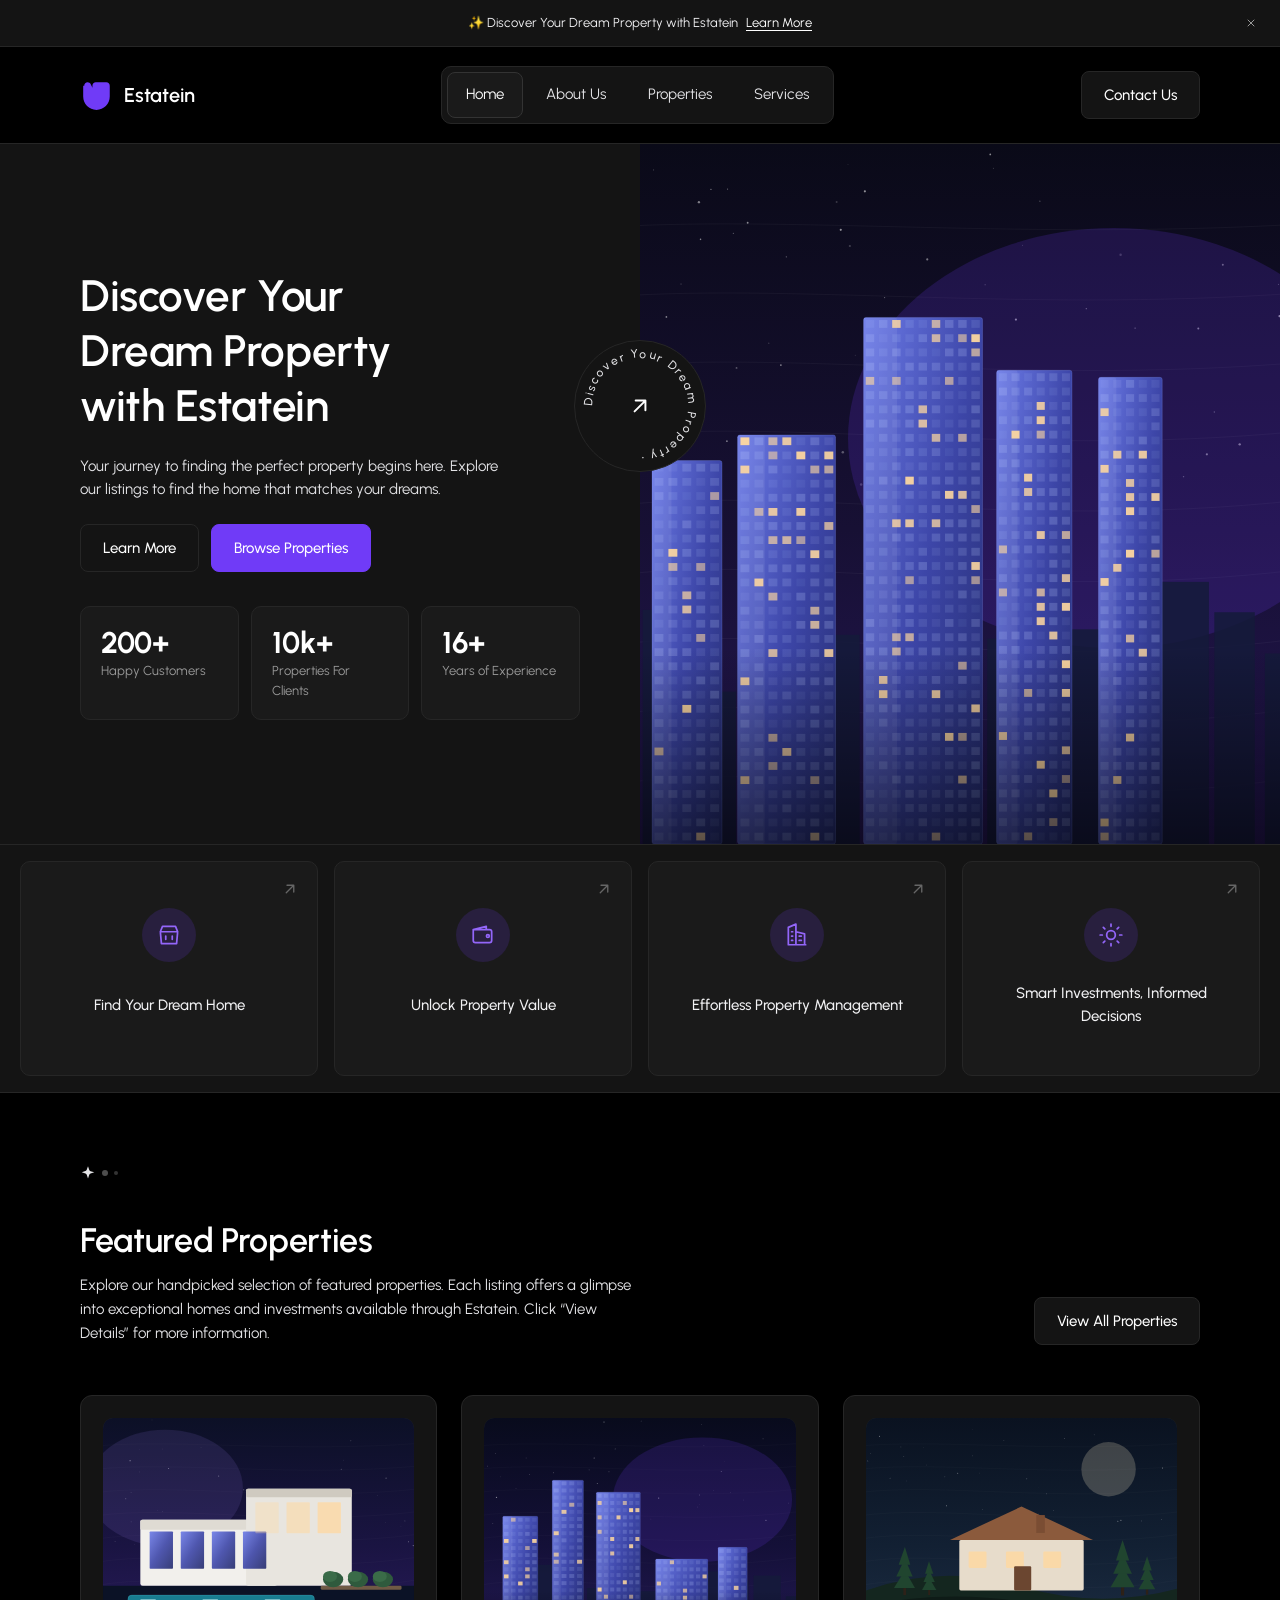
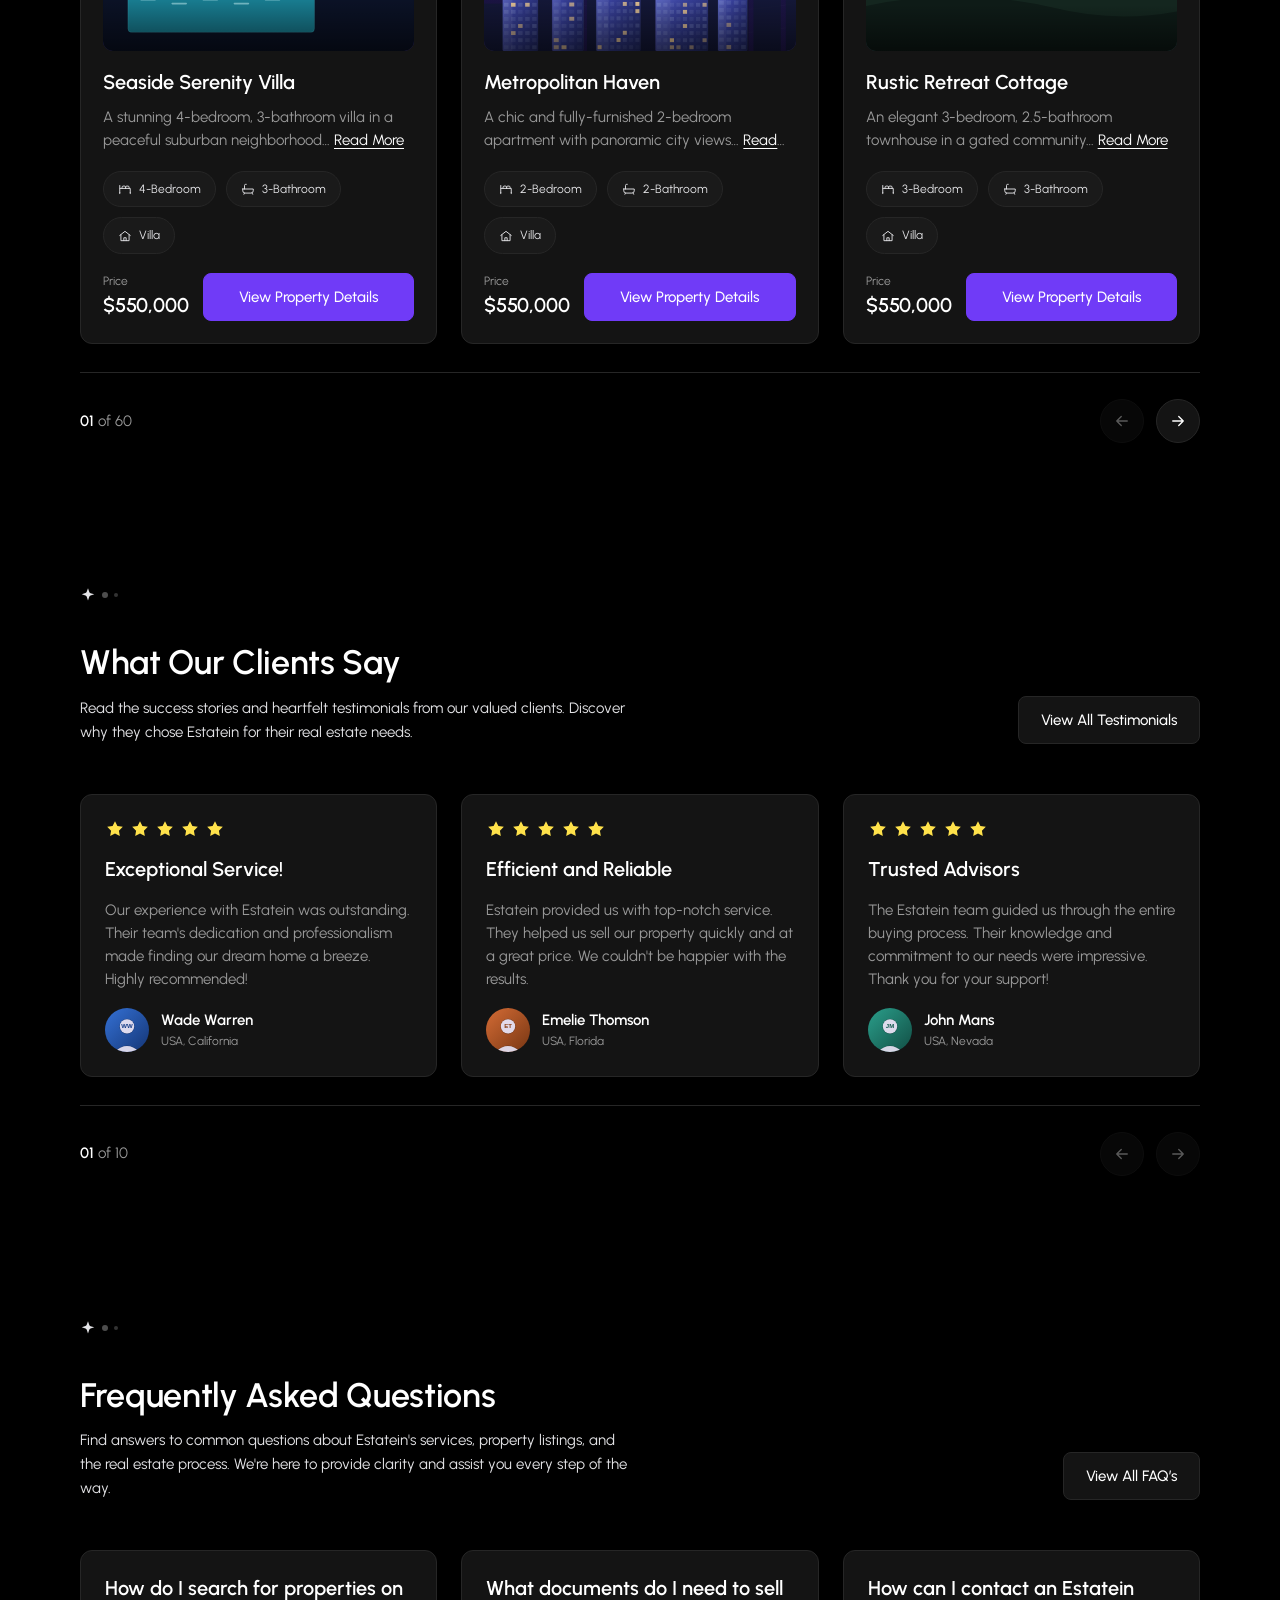
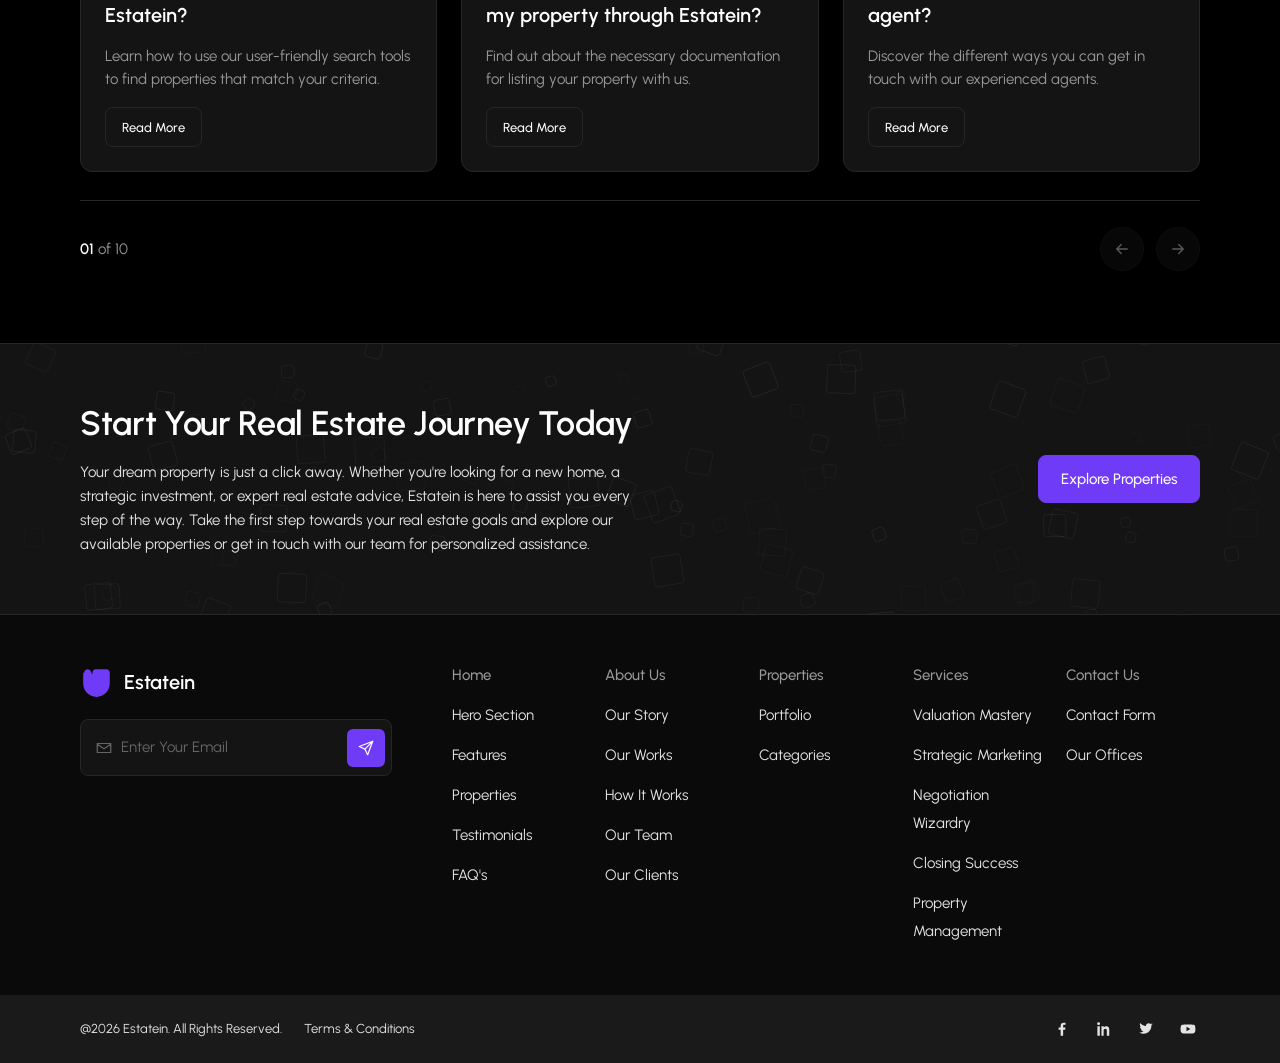
<file: index.html>
<!DOCTYPE html>
<html lang="en">
<head>
  <meta charset="UTF-8">
  <meta name="viewport" content="width=device-width, initial-scale=1">
  <meta name="description" content="Estatein — real estate agency. Explore featured properties, client stories and expert services.">
  <title>Estatein — Discover Your Dream Property</title>
  <link rel="icon" href="img/favicon.svg" type="image/svg+xml">
  <link rel="preconnect" href="https://fonts.googleapis.com">
  <link rel="preconnect" href="https://fonts.gstatic.com" crossorigin>
  <link href="https://fonts.googleapis.com/css2?family=Urbanist:wght@400;500;600;700&display=swap" rel="stylesheet">
  <link rel="stylesheet" href="css/style.css">
</head>
<body class="">
<svg class="sprite" xmlns="http://www.w3.org/2000/svg" aria-hidden="true" focusable="false">
  <symbol id="i-logo" viewBox="0 0 32 32"><path fill="currentColor" d="M4 7.2C4 5.4 5.4 4 7.2 4c1.2 0 2.3.7 2.9 1.8l1.6 3.4V7.2C11.7 5.4 13.1 4 14.9 4h9.9C26.6 4 28 5.4 28 7.2v10.2C28 24.4 22.4 30 15.5 30S3 24.4 3 17.4V7.2H4z"/></symbol>
  <symbol id="i-sparkle" viewBox="0 0 24 24"><path fill="currentColor" d="M12 2l1.9 5.6c.3.9 1 1.6 1.9 1.9L21.4 11l-5.6 1.9c-.9.3-1.6 1-1.9 1.9L12 20.4l-1.9-5.6c-.3-.9-1-1.6-1.9-1.9L2.6 11l5.6-1.9c.9-.3 1.6-1 1.9-1.9L12 2z"/></symbol>
  <symbol id="i-star" viewBox="0 0 24 24"><path fill="currentColor" d="M12 2.6l2.9 5.9 6.5.9-4.7 4.6 1.1 6.4L12 17.4l-5.8 3 1.1-6.4L2.6 9.4l6.5-.9L12 2.6z"/></symbol>
  <symbol id="i-arrow-ur" viewBox="0 0 24 24" fill="none" stroke="currentColor" stroke-width="1.8" stroke-linecap="round" stroke-linejoin="round"><path d="M7 17 17 7M8 7h9v9"/></symbol>
  <symbol id="i-arrow-left" viewBox="0 0 24 24" fill="none" stroke="currentColor" stroke-width="1.8" stroke-linecap="round" stroke-linejoin="round"><path d="M19 12H5m0 0 6-6m-6 6 6 6"/></symbol>
  <symbol id="i-arrow-right" viewBox="0 0 24 24" fill="none" stroke="currentColor" stroke-width="1.8" stroke-linecap="round" stroke-linejoin="round"><path d="M5 12h14m0 0-6-6m6 6-6 6"/></symbol>
  <symbol id="i-close" viewBox="0 0 24 24" fill="none" stroke="currentColor" stroke-width="2" stroke-linecap="round"><path d="M6 6l12 12M18 6L6 18"/></symbol>
  <symbol id="i-burger" viewBox="0 0 24 24" fill="none" stroke="currentColor" stroke-width="1.8" stroke-linecap="round"><path d="M4 7h16M4 12h16M4 17h16"/></symbol>
  <symbol id="i-bed" viewBox="0 0 24 24" fill="none" stroke="currentColor" stroke-width="1.6" stroke-linecap="round" stroke-linejoin="round"><path d="M3 18v-7h18v7M3 18v2m18-2v2M3 11V6m4 5V9a2 2 0 0 1 2-2h2a2 2 0 0 1 2 2v2m0 0V9a2 2 0 0 1 2-2h2a2 2 0 0 1 2 2v2"/></symbol>
  <symbol id="i-bath" viewBox="0 0 24 24" fill="none" stroke="currentColor" stroke-width="1.6" stroke-linecap="round" stroke-linejoin="round"><path d="M3 12h18v3a4 4 0 0 1-4 4H7a4 4 0 0 1-4-4v-3zM6 12V6a2 2 0 0 1 2-2h1M6 19l-1 2m14-2 1 2"/></symbol>
  <symbol id="i-villa" viewBox="0 0 24 24" fill="none" stroke="currentColor" stroke-width="1.6" stroke-linecap="round" stroke-linejoin="round"><path d="M3 11l9-7 9 7M5 10v10h14V10M10 20v-5h4v5"/></symbol>
  <symbol id="i-area" viewBox="0 0 24 24" fill="none" stroke="currentColor" stroke-width="1.6" stroke-linecap="round" stroke-linejoin="round"><path d="M4 4h16v16H4zM9 4v16M4 9h16"/></symbol>
  <symbol id="i-mail" viewBox="0 0 24 24" fill="none" stroke="currentColor" stroke-width="1.6" stroke-linecap="round" stroke-linejoin="round"><path d="M3 6h18v12H3zM3 7l9 6 9-6"/></symbol>
  <symbol id="i-phone" viewBox="0 0 24 24" fill="none" stroke="currentColor" stroke-width="1.6" stroke-linecap="round" stroke-linejoin="round"><path d="M7 3h3l2 5-2.5 1.5a12 12 0 0 0 5 5L16 12l5 2v3a2 2 0 0 1-2.2 2A16.8 16.8 0 0 1 5 7.2 2 2 0 0 1 7 5V3z"/></symbol>
  <symbol id="i-pin" viewBox="0 0 24 24" fill="none" stroke="currentColor" stroke-width="1.6" stroke-linecap="round" stroke-linejoin="round"><path d="M12 21s7-6.2 7-11a7 7 0 1 0-14 0c0 4.8 7 11 7 11z"/><circle cx="12" cy="10" r="2.6"/></symbol>
  <symbol id="i-send" viewBox="0 0 24 24" fill="none" stroke="currentColor" stroke-width="1.6" stroke-linecap="round" stroke-linejoin="round"><path d="M21 3 10.5 13.5M21 3l-6.8 18-3.7-7.5L3 10l18-7z"/></symbol>
  <symbol id="i-search" viewBox="0 0 24 24" fill="none" stroke="currentColor" stroke-width="1.8" stroke-linecap="round"><circle cx="11" cy="11" r="6.5"/><path d="m16 16 4.5 4.5"/></symbol>
  <symbol id="i-chevron" viewBox="0 0 24 24" fill="none" stroke="currentColor" stroke-width="1.8" stroke-linecap="round" stroke-linejoin="round"><path d="m6 9 6 6 6-6"/></symbol>
  <symbol id="i-bolt" viewBox="0 0 24 24"><path fill="currentColor" d="M13 2 4 14h6l-1 8 9-12h-6l1-8z"/></symbol>
  <symbol id="i-check" viewBox="0 0 24 24" fill="none" stroke="currentColor" stroke-width="2" stroke-linecap="round" stroke-linejoin="round"><path d="m5 13 4 4 10-10"/></symbol>
  <symbol id="i-shop" viewBox="0 0 24 24" fill="none" stroke="currentColor" stroke-width="1.6" stroke-linecap="round" stroke-linejoin="round"><path d="M4 9h16l-1 11H5L4 9zM4 9l2-5h12l2 5M9 13v3m6-3v3"/></symbol>
  <symbol id="i-wallet" viewBox="0 0 24 24" fill="none" stroke="currentColor" stroke-width="1.6" stroke-linecap="round" stroke-linejoin="round"><path d="M3 7h15a2 2 0 0 1 2 2v8a2 2 0 0 1-2 2H5a2 2 0 0 1-2-2V7zm0 0 12-3v3"/><circle cx="16.5" cy="13" r="1.3"/></symbol>
  <symbol id="i-building" viewBox="0 0 24 24" fill="none" stroke="currentColor" stroke-width="1.6" stroke-linecap="round" stroke-linejoin="round"><path d="M4 21V5l7-3v19M4 21h16M11 21V9l8 2v10M7 9h1m-1 4h1m-1 4h1m6-4h2m-2 4h2"/></symbol>
  <symbol id="i-sun" viewBox="0 0 24 24" fill="none" stroke="currentColor" stroke-width="1.6" stroke-linecap="round"><circle cx="12" cy="12" r="4"/><path d="M12 2v2m0 16v2M2 12h2m16 0h2M4.9 4.9l1.4 1.4m11.4 11.4 1.4 1.4M19.1 4.9l-1.4 1.4M6.3 17.7l-1.4 1.4"/></symbol>
  <symbol id="i-chart" viewBox="0 0 24 24" fill="none" stroke="currentColor" stroke-width="1.8" stroke-linecap="round"><path d="M5 20V10m7 10V4m7 16v-7"/></symbol>
  <symbol id="i-target" viewBox="0 0 24 24" fill="none" stroke="currentColor" stroke-width="1.6"><circle cx="12" cy="12" r="8"/><circle cx="12" cy="12" r="4"/><circle cx="12" cy="12" r="1" fill="currentColor"/></symbol>
  <symbol id="i-layers" viewBox="0 0 24 24" fill="none" stroke="currentColor" stroke-width="1.6" stroke-linecap="round" stroke-linejoin="round"><path d="m12 3 9 5-9 5-9-5 9-5zM3 13l9 5 9-5M3 17l9 5 9-5"/></symbol>
  <symbol id="i-key" viewBox="0 0 24 24" fill="none" stroke="currentColor" stroke-width="1.6" stroke-linecap="round" stroke-linejoin="round"><circle cx="8" cy="8" r="4.5"/><path d="m11.5 11.5 8 8M17 17l2-2m-4-1 2-2"/></symbol>
  <symbol id="i-users" viewBox="0 0 24 24" fill="none" stroke="currentColor" stroke-width="1.6" stroke-linecap="round" stroke-linejoin="round"><circle cx="9" cy="8" r="3.4"/><path d="M3 20a6 6 0 0 1 12 0M16.5 5.2a3.4 3.4 0 0 1 0 6.6M17 14.6a6 6 0 0 1 4 5.4"/></symbol>
  <symbol id="i-wrench" viewBox="0 0 24 24" fill="none" stroke="currentColor" stroke-width="1.6" stroke-linecap="round" stroke-linejoin="round"><path d="M15.5 3.5a5.5 5.5 0 0 0-6.6 7.1L3.5 16v4.5H8l5.4-5.4a5.5 5.5 0 0 0 7.1-6.6l-3 3-2.9-.6-.6-2.9 3-3z"/></symbol>
  <symbol id="i-shield" viewBox="0 0 24 24" fill="none" stroke="currentColor" stroke-width="1.6" stroke-linecap="round" stroke-linejoin="round"><path d="M12 3l8 3v6c0 4.6-3.3 8.4-8 9.5C7.3 20.4 4 16.6 4 12V6l8-3z"/><path d="m9 12 2 2 4-4"/></symbol>
  <symbol id="i-cap" viewBox="0 0 24 24" fill="none" stroke="currentColor" stroke-width="1.6" stroke-linecap="round" stroke-linejoin="round"><path d="m12 4 10 5-10 5L2 9l10-5zM6 11.5V16c0 1.7 2.7 3 6 3s6-1.3 6-3v-4.5"/></symbol>
  <symbol id="i-heart" viewBox="0 0 24 24" fill="none" stroke="currentColor" stroke-width="1.6" stroke-linecap="round" stroke-linejoin="round"><path d="M12 20s-7-4.4-7-9.2A4 4 0 0 1 12 8a4 4 0 0 1 7 2.8C19 15.6 12 20 12 20z"/></symbol>
  <symbol id="i-grid" viewBox="0 0 24 24" fill="none" stroke="currentColor" stroke-width="1.6"><path d="M4 4h6v6H4zM14 4h6v6h-6zM4 14h6v6H4zM14 14h6v6h-6z"/></symbol>
  <symbol id="i-tag" viewBox="0 0 24 24" fill="none" stroke="currentColor" stroke-width="1.6" stroke-linecap="round" stroke-linejoin="round"><path d="M3 12.5V4h8.5L21 13.5 13.5 21 3 12.5z"/><circle cx="7.5" cy="7.5" r="1.3"/></symbol>
  <symbol id="i-fb" viewBox="0 0 24 24"><path fill="currentColor" d="M13.5 21v-8h2.7l.4-3.1h-3.1V7.9c0-.9.25-1.5 1.55-1.5h1.65V3.6c-.3 0-1.3-.1-2.45-.1-2.4 0-4.05 1.5-4.05 4.2v2.2H7.5V13h2.7v8h3.3z"/></symbol>
  <symbol id="i-in" viewBox="0 0 24 24"><path fill="currentColor" d="M4.8 3a1.9 1.9 0 1 0 0 3.8 1.9 1.9 0 0 0 0-3.8zM3.2 8.4h3.2V21H3.2V8.4zm5.4 0h3.1v1.7h.05c.45-.8 1.55-1.7 3.2-1.7 3.4 0 4.05 2.2 4.05 5.1V21h-3.2v-6c0-1.4 0-3.3-2-3.3s-2.3 1.5-2.3 3.2V21H8.6V8.4z"/></symbol>
  <symbol id="i-tw" viewBox="0 0 24 24"><path fill="currentColor" d="M21 5.9c-.7.3-1.4.5-2.1.6.8-.5 1.3-1.2 1.6-2.1-.7.4-1.5.7-2.4.9A3.7 3.7 0 0 0 11.8 8c-3-.2-5.7-1.6-7.5-3.9-.3.6-.5 1.2-.5 2 0 1.3.7 2.4 1.7 3.1-.6 0-1.2-.2-1.7-.5 0 1.8 1.3 3.3 3 3.7-.3.1-.7.1-1 .1-.2 0-.5 0-.7-.1.5 1.5 1.9 2.6 3.5 2.6A7.4 7.4 0 0 1 3 16.6a10.4 10.4 0 0 0 5.7 1.7c6.8 0 10.5-5.7 10.5-10.6v-.5c.7-.5 1.3-1.2 1.8-1.9z"/></symbol>
  <symbol id="i-yt" viewBox="0 0 24 24"><path fill="currentColor" d="M21.5 8.2a2.5 2.5 0 0 0-1.7-1.8C18.3 6 12 6 12 6s-6.3 0-7.8.4A2.5 2.5 0 0 0 2.5 8.2C2.1 9.7 2.1 12 2.1 12s0 2.3.4 3.8a2.5 2.5 0 0 0 1.7 1.8C5.7 18 12 18 12 18s6.3 0 7.8-.4a2.5 2.5 0 0 0 1.7-1.8c.4-1.5.4-3.8.4-3.8s0-2.3-.4-3.8zM10 15V9l5.2 3L10 15z"/></symbol>
</svg>

  <div class="topbar" data-topbar>
    <div class="topbar__inner">
      <span class="topbar__text">✨ Discover Your Dream Property with Estatein</span>
      <a class="topbar__link" href="properties.html">Learn More</a>
      <button class="topbar__close" type="button" data-topbar-close aria-label="Close announcement">
        <svg><use href="#i-close"></use></svg>
      </button>
    </div>
  </div>

  <header class="header">
    <div class="container header__inner">
      <a class="logo" href="index.html">
        <svg class="logo__mark" aria-hidden="true"><use href="#i-logo"></use></svg>
        <span>Estatein</span>
      </a>

      <nav class="nav" aria-label="Main">
        <ul class="nav__list"><li><a class="nav__link is-active" href="index.html" aria-current="page">Home</a></li><li><a class="nav__link" href="about.html">About Us</a></li><li><a class="nav__link" href="properties.html">Properties</a></li><li><a class="nav__link" href="services.html">Services</a></li></ul>
      </nav>

      <a class="btn header__cta" href="contact.html">Contact Us</a>

      <button class="burger" type="button" data-menu-open aria-label="Open menu" aria-expanded="false">
        <svg><use href="#i-burger"></use></svg>
      </button>
    </div>
  </header>

  <div class="mobile-menu" data-menu aria-hidden="true">
    <div class="mobile-menu__top">
      <a class="logo" href="index.html">
        <svg class="logo__mark" aria-hidden="true"><use href="#i-logo"></use></svg>
        <span>Estatein</span>
      </a>
      <button class="mobile-menu__close" type="button" data-menu-close aria-label="Close menu">
        <svg><use href="#i-close"></use></svg>
      </button>
    </div>
    <nav class="mobile-menu__list" aria-label="Mobile"><a class="is-active" href="index.html">Home</a><a class="" href="about.html">About Us</a><a class="" href="properties.html">Properties</a><a class="" href="services.html">Services</a>
      <a class="" href="contact.html">Contact Us</a>
    </nav>
    <a class="btn btn--primary btn--block" href="contact.html">Contact Us</a>
  </div>

  <main>
  <section class="hero" id="hero">
    <div class="hero__content">
      <h1 class="hero__title">Discover Your Dream Property with Estatein</h1>
      <p class="hero__text">Your journey to finding the perfect property begins here. Explore our listings to find the
        home that matches your dreams.</p>
      <div class="hero__actions">
        <a class="btn" href="about.html">Learn More</a>
        <a class="btn btn--primary" href="properties.html">Browse Properties</a>
      </div>
      <div class="hero__stats">
        <div class="stat"><p class="stat__value">200+</p><p class="stat__label">Happy Customers</p></div>
        <div class="stat"><p class="stat__value">10k+</p><p class="stat__label">Properties For Clients</p></div>
        <div class="stat"><p class="stat__value">16+</p><p class="stat__label">Years of Experience</p></div>
      </div>
    </div>

    <div class="hero__media">
      <img src="img/hero-building.svg" alt="Modern glass towers at dusk" width="900" height="900">
      <div class="hero__badge badge">
        <svg class="badge__ring" viewBox="0 0 100 100" aria-hidden="true">
          <defs><path id="badge-path" d="M50,50 m-37,0 a37,37 0 1,1 74,0 a37,37 0 1,1 -74,0"></path></defs>
          <text><textPath href="#badge-path" startOffset="0">Discover Your Dream Property •&nbsp;</textPath></text>
        </svg>
        <svg class="badge__arrow" aria-hidden="true"><use href="#i-arrow-ur"></use></svg>
      </div>
    </div>
  </section>

  <section class="features" id="features">
      <a class="feature" href="services.html">
        <span class="feature__icon"><svg aria-hidden="true"><use href="#i-shop"></use></svg></span>
        <span class="feature__title">Find Your Dream Home</span>
        <svg class="feature__arrow" aria-hidden="true"><use href="#i-arrow-ur"></use></svg>
      </a>
      <a class="feature" href="services.html">
        <span class="feature__icon"><svg aria-hidden="true"><use href="#i-wallet"></use></svg></span>
        <span class="feature__title">Unlock Property Value</span>
        <svg class="feature__arrow" aria-hidden="true"><use href="#i-arrow-ur"></use></svg>
      </a>
      <a class="feature" href="services.html">
        <span class="feature__icon"><svg aria-hidden="true"><use href="#i-building"></use></svg></span>
        <span class="feature__title">Effortless Property Management</span>
        <svg class="feature__arrow" aria-hidden="true"><use href="#i-arrow-ur"></use></svg>
      </a>
      <a class="feature" href="services.html">
        <span class="feature__icon"><svg aria-hidden="true"><use href="#i-sun"></use></svg></span>
        <span class="feature__title">Smart Investments, Informed Decisions</span>
        <svg class="feature__arrow" aria-hidden="true"><use href="#i-arrow-ur"></use></svg>
      </a>
  </section>

  <section class="section" id="properties">
    <div class="container">
      <div class="section-head">
        <div class="eyebrow section-head__eyebrow"><svg class="eyebrow__star"><use href="#i-sparkle"></use></svg><span class="eyebrow__dot"></span><span class="eyebrow__dot"></span></div>
        <div class="section-head__main">
          <h2>Featured Properties</h2>
          <p class="lead">Explore our handpicked selection of featured properties. Each listing offers a glimpse into exceptional homes and investments available through Estatein. Click &ldquo;View Details&rdquo; for more information.</p>
        </div>
        <div class="section-head__action"><a class="btn" href="properties.html">View All Properties</a></div>
      </div>
      <div class="slider" data-slider>
        <div class="slider__track" data-slider-track>
          <article class="property">
            <div class="property__media"><img src="img/properties/seaside-serenity-villa.svg" alt="Seaside Serenity Villa" loading="lazy" width="800" height="600"></div>
            
            <div class="property__body">
              <h3 class="property__title">Seaside Serenity Villa</h3>
              <p class="property__desc">A stunning 4-bedroom, 3-bathroom villa in a peaceful suburban neighborhood… <a href="property-details.html">Read More</a></p>
            </div>
            <ul class="tags">
              <li class="tag"><svg aria-hidden="true"><use href="#i-bed"></use></svg>4-Bedroom</li>
              <li class="tag"><svg aria-hidden="true"><use href="#i-bath"></use></svg>3-Bathroom</li>
              <li class="tag"><svg aria-hidden="true"><use href="#i-villa"></use></svg>Villa</li>
            </ul>
            <div class="property__foot">
              <p class="price"><span class="price__label">Price</span><span class="price__value">$550,000</span></p>
              <a class="btn btn--primary" href="property-details.html">View Property Details</a>
            </div>
          </article>
          <article class="property">
            <div class="property__media"><img src="img/properties/metropolitan-haven.svg" alt="Metropolitan Haven" loading="lazy" width="800" height="600"></div>
            
            <div class="property__body">
              <h3 class="property__title">Metropolitan Haven</h3>
              <p class="property__desc">A chic and fully-furnished 2-bedroom apartment with panoramic city views… <a href="property-details.html">Read More</a></p>
            </div>
            <ul class="tags">
              <li class="tag"><svg aria-hidden="true"><use href="#i-bed"></use></svg>2-Bedroom</li>
              <li class="tag"><svg aria-hidden="true"><use href="#i-bath"></use></svg>2-Bathroom</li>
              <li class="tag"><svg aria-hidden="true"><use href="#i-villa"></use></svg>Villa</li>
            </ul>
            <div class="property__foot">
              <p class="price"><span class="price__label">Price</span><span class="price__value">$550,000</span></p>
              <a class="btn btn--primary" href="property-details.html">View Property Details</a>
            </div>
          </article>
          <article class="property">
            <div class="property__media"><img src="img/properties/rustic-retreat-cottage.svg" alt="Rustic Retreat Cottage" loading="lazy" width="800" height="600"></div>
            
            <div class="property__body">
              <h3 class="property__title">Rustic Retreat Cottage</h3>
              <p class="property__desc">An elegant 3-bedroom, 2.5-bathroom townhouse in a gated community… <a href="property-details.html">Read More</a></p>
            </div>
            <ul class="tags">
              <li class="tag"><svg aria-hidden="true"><use href="#i-bed"></use></svg>3-Bedroom</li>
              <li class="tag"><svg aria-hidden="true"><use href="#i-bath"></use></svg>3-Bathroom</li>
              <li class="tag"><svg aria-hidden="true"><use href="#i-villa"></use></svg>Villa</li>
            </ul>
            <div class="property__foot">
              <p class="price"><span class="price__label">Price</span><span class="price__value">$550,000</span></p>
              <a class="btn btn--primary" href="property-details.html">View Property Details</a>
            </div>
          </article>
          <article class="property">
            <div class="property__media"><img src="img/properties/urban-oasis-loft.svg" alt="Urban Oasis Loft" loading="lazy" width="800" height="600"></div>
            
            <div class="property__body">
              <h3 class="property__title">Urban Oasis Loft</h3>
              <p class="property__desc">A bright 2-bedroom loft with floor-to-ceiling windows and a private terrace… <a href="property-details.html">Read More</a></p>
            </div>
            <ul class="tags">
              <li class="tag"><svg aria-hidden="true"><use href="#i-bed"></use></svg>2-Bedroom</li>
              <li class="tag"><svg aria-hidden="true"><use href="#i-bath"></use></svg>2-Bathroom</li>
              <li class="tag"><svg aria-hidden="true"><use href="#i-villa"></use></svg>Loft</li>
            </ul>
            <div class="property__foot">
              <p class="price"><span class="price__label">Price</span><span class="price__value">$480,000</span></p>
              <a class="btn btn--primary" href="property-details.html">View Property Details</a>
            </div>
          </article>
          <article class="property">
            <div class="property__media"><img src="img/properties/coastal-escape-villa.svg" alt="Coastal Escape Villa" loading="lazy" width="800" height="600"></div>
            
            <div class="property__body">
              <h3 class="property__title">Coastal Escape Villa</h3>
              <p class="property__desc">A spacious 5-bedroom villa with an infinity pool and direct beach access… <a href="property-details.html">Read More</a></p>
            </div>
            <ul class="tags">
              <li class="tag"><svg aria-hidden="true"><use href="#i-bed"></use></svg>5-Bedroom</li>
              <li class="tag"><svg aria-hidden="true"><use href="#i-bath"></use></svg>4-Bathroom</li>
              <li class="tag"><svg aria-hidden="true"><use href="#i-villa"></use></svg>Villa</li>
            </ul>
            <div class="property__foot">
              <p class="price"><span class="price__label">Price</span><span class="price__value">$920,000</span></p>
              <a class="btn btn--primary" href="property-details.html">View Property Details</a>
            </div>
          </article>
          <article class="property">
            <div class="property__media"><img src="img/properties/countryside-charm.svg" alt="Countryside Charm House" loading="lazy" width="800" height="600"></div>
            
            <div class="property__body">
              <h3 class="property__title">Countryside Charm House</h3>
              <p class="property__desc">A cosy 3-bedroom family house surrounded by gardens and quiet forest paths… <a href="property-details.html">Read More</a></p>
            </div>
            <ul class="tags">
              <li class="tag"><svg aria-hidden="true"><use href="#i-bed"></use></svg>3-Bedroom</li>
              <li class="tag"><svg aria-hidden="true"><use href="#i-bath"></use></svg>2-Bathroom</li>
              <li class="tag"><svg aria-hidden="true"><use href="#i-villa"></use></svg>House</li>
            </ul>
            <div class="property__foot">
              <p class="price"><span class="price__label">Price</span><span class="price__value">$390,000</span></p>
              <a class="btn btn--primary" href="property-details.html">View Property Details</a>
            </div>
          </article>
        </div>
        <div class="slider-foot">
          <p class="slider-count"><b data-slider-current>01</b> of <span data-slider-total data-total="60">60</span></p>
          <div class="slider-nav">
            <button class="slider-btn" type="button" data-slider-prev aria-label="Previous"><svg aria-hidden="true"><use href="#i-arrow-left"></use></svg></button>
            <button class="slider-btn" type="button" data-slider-next aria-label="Next"><svg aria-hidden="true"><use href="#i-arrow-right"></use></svg></button>
          </div>
        </div>
      </div>
    </div>
  </section>

  <section class="section" id="testimonials">
    <div class="container">
      <div class="section-head">
        <div class="eyebrow section-head__eyebrow"><svg class="eyebrow__star"><use href="#i-sparkle"></use></svg><span class="eyebrow__dot"></span><span class="eyebrow__dot"></span></div>
        <div class="section-head__main">
          <h2>What Our Clients Say</h2>
          <p class="lead">Read the success stories and heartfelt testimonials from our valued clients. Discover why they chose Estatein for their real estate needs.</p>
        </div>
        <div class="section-head__action"><a class="btn" href="#">View All Testimonials</a></div>
      </div>
      <div class="slider" data-slider>
        <div class="slider__track" data-slider-track>
          <article class="review">
            <div class="stars" aria-label="Rating: 5 out of 5"><svg aria-hidden="true"><use href="#i-star"></use></svg><svg aria-hidden="true"><use href="#i-star"></use></svg><svg aria-hidden="true"><use href="#i-star"></use></svg><svg aria-hidden="true"><use href="#i-star"></use></svg><svg aria-hidden="true"><use href="#i-star"></use></svg></div>
            <h3 class="h4">Exceptional Service!</h3>
            <p class="review__text">Our experience with Estatein was outstanding. Their team's dedication and professionalism made finding our dream home a breeze. Highly recommended!</p>
            <div class="review__author">
              <img class="review__avatar" src="img/team/review-1.svg" alt="" width="44" height="44" loading="lazy">
              <div>
                <p class="review__name">Wade Warren</p>
                <p class="review__place">USA, California</p>
              </div>
            </div>
          </article>
          <article class="review">
            <div class="stars" aria-label="Rating: 5 out of 5"><svg aria-hidden="true"><use href="#i-star"></use></svg><svg aria-hidden="true"><use href="#i-star"></use></svg><svg aria-hidden="true"><use href="#i-star"></use></svg><svg aria-hidden="true"><use href="#i-star"></use></svg><svg aria-hidden="true"><use href="#i-star"></use></svg></div>
            <h3 class="h4">Efficient and Reliable</h3>
            <p class="review__text">Estatein provided us with top-notch service. They helped us sell our property quickly and at a great price. We couldn't be happier with the results.</p>
            <div class="review__author">
              <img class="review__avatar" src="img/team/review-2.svg" alt="" width="44" height="44" loading="lazy">
              <div>
                <p class="review__name">Emelie Thomson</p>
                <p class="review__place">USA, Florida</p>
              </div>
            </div>
          </article>
          <article class="review">
            <div class="stars" aria-label="Rating: 5 out of 5"><svg aria-hidden="true"><use href="#i-star"></use></svg><svg aria-hidden="true"><use href="#i-star"></use></svg><svg aria-hidden="true"><use href="#i-star"></use></svg><svg aria-hidden="true"><use href="#i-star"></use></svg><svg aria-hidden="true"><use href="#i-star"></use></svg></div>
            <h3 class="h4">Trusted Advisors</h3>
            <p class="review__text">The Estatein team guided us through the entire buying process. Their knowledge and commitment to our needs were impressive. Thank you for your support!</p>
            <div class="review__author">
              <img class="review__avatar" src="img/team/review-3.svg" alt="" width="44" height="44" loading="lazy">
              <div>
                <p class="review__name">John Mans</p>
                <p class="review__place">USA, Nevada</p>
              </div>
            </div>
          </article>
        </div>
        <div class="slider-foot">
          <p class="slider-count"><b data-slider-current>01</b> of <span data-slider-total data-total="10">10</span></p>
          <div class="slider-nav">
            <button class="slider-btn" type="button" data-slider-prev aria-label="Previous"><svg aria-hidden="true"><use href="#i-arrow-left"></use></svg></button>
            <button class="slider-btn" type="button" data-slider-next aria-label="Next"><svg aria-hidden="true"><use href="#i-arrow-right"></use></svg></button>
          </div>
        </div>
      </div>
    </div>
  </section>

  <section class="section" id="faq">
    <div class="container">
      <div class="section-head">
        <div class="eyebrow section-head__eyebrow"><svg class="eyebrow__star"><use href="#i-sparkle"></use></svg><span class="eyebrow__dot"></span><span class="eyebrow__dot"></span></div>
        <div class="section-head__main">
          <h2>Frequently Asked Questions</h2>
          <p class="lead">Find answers to common questions about Estatein's services, property listings, and the real estate process. We're here to provide clarity and assist you every step of the way.</p>
        </div>
        <div class="section-head__action"><a class="btn" href="#">View All FAQ&rsquo;s</a></div>
      </div>
      <div class="slider" data-slider>
        <div class="slider__track" data-slider-track>
          <article class="faq">
            <h3 class="faq__q">How do I search for properties on Estatein?</h3>
            <p class="faq__a">Learn how to use our user-friendly search tools to find properties that match your criteria.</p>
            <a class="btn btn--sm" href="#">Read More</a>
          </article>
          <article class="faq">
            <h3 class="faq__q">What documents do I need to sell my property through Estatein?</h3>
            <p class="faq__a">Find out about the necessary documentation for listing your property with us.</p>
            <a class="btn btn--sm" href="#">Read More</a>
          </article>
          <article class="faq">
            <h3 class="faq__q">How can I contact an Estatein agent?</h3>
            <p class="faq__a">Discover the different ways you can get in touch with our experienced agents.</p>
            <a class="btn btn--sm" href="#">Read More</a>
          </article>
        </div>
        <div class="slider-foot">
          <p class="slider-count"><b data-slider-current>01</b> of <span data-slider-total data-total="10">10</span></p>
          <div class="slider-nav">
            <button class="slider-btn" type="button" data-slider-prev aria-label="Previous"><svg aria-hidden="true"><use href="#i-arrow-left"></use></svg></button>
            <button class="slider-btn" type="button" data-slider-next aria-label="Next"><svg aria-hidden="true"><use href="#i-arrow-right"></use></svg></button>
          </div>
        </div>
      </div>
    </div>
  </section>

  <section class="cta">
    <img class="cta__pattern" src="img/pattern-cta.svg" alt="" aria-hidden="true">
    <div class="container cta__inner">
      <div class="cta__text">
        <h2>Start Your Real Estate Journey Today</h2>
        <p class="lead">Your dream property is just a click away. Whether you're looking for a new home, a strategic
          investment, or expert real estate advice, Estatein is here to assist you every step of the way. Take the first
          step towards your real estate goals and explore our available properties or get in touch with our team for
          personalized assistance.</p>
      </div>
      <div class="cta__action">
        <a class="btn btn--primary" href="properties.html">Explore Properties</a>
      </div>
    </div>
  </section>
  </main>

  <footer class="footer">
    <div class="container footer__top">
      <div class="footer__brand">
        <a class="logo" href="index.html">
          <svg class="logo__mark" aria-hidden="true"><use href="#i-logo"></use></svg>
          <span>Estatein</span>
        </a>
        <form class="subscribe" data-form novalidate>
          <svg class="subscribe__icon" aria-hidden="true"><use href="#i-mail"></use></svg>
          <input type="email" name="email" placeholder="Enter Your Email" aria-label="Enter your email" required>
          <button class="subscribe__btn" type="submit" aria-label="Subscribe">
            <svg><use href="#i-send"></use></svg>
          </button>
        </form>
      </div>

      <div class="footer__cols">
        <div class="footer__col">
          <h3>Home</h3>
          <ul>
            <li><a href="index.html#hero">Hero Section</a></li>
            <li><a href="index.html#features">Features</a></li>
            <li><a href="index.html#properties">Properties</a></li>
            <li><a href="index.html#testimonials">Testimonials</a></li>
            <li><a href="index.html#faq">FAQ's</a></li>
          </ul>
        </div>
        <div class="footer__col">
          <h3>About Us</h3>
          <ul>
            <li><a href="about.html#journey">Our Story</a></li>
            <li><a href="about.html#achievements">Our Works</a></li>
            <li><a href="about.html#steps">How It Works</a></li>
            <li><a href="about.html#team">Our Team</a></li>
            <li><a href="about.html#clients">Our Clients</a></li>
          </ul>
        </div>
        <div class="footer__col">
          <h3>Properties</h3>
          <ul>
            <li><a href="properties.html#catalog">Portfolio</a></li>
            <li><a href="properties.html#catalog">Categories</a></li>
          </ul>
        </div>
        <div class="footer__col">
          <h3>Services</h3>
          <ul>
            <li><a href="services.html#selling">Valuation Mastery</a></li>
            <li><a href="services.html#selling">Strategic Marketing</a></li>
            <li><a href="services.html#selling">Negotiation Wizardry</a></li>
            <li><a href="services.html#selling">Closing Success</a></li>
            <li><a href="services.html#management">Property Management</a></li>
          </ul>
        </div>
        <div class="footer__col">
          <h3>Contact Us</h3>
          <ul>
            <li><a href="contact.html#connect">Contact Form</a></li>
            <li><a href="contact.html#offices">Our Offices</a></li>
          </ul>
        </div>
      </div>
    </div>

    <div class="footer__bottom">
      <div class="container footer__bottom-inner">
        <div class="footer__legal">
          <span>@<span data-year>2023</span> Estatein. All Rights Reserved.</span>
          <a href="#">Terms &amp; Conditions</a>
        </div>
        <div class="socials">
          <a href="#" aria-label="Facebook"><svg><use href="#i-fb"></use></svg></a>
          <a href="#" aria-label="LinkedIn"><svg><use href="#i-in"></use></svg></a>
          <a href="#" aria-label="Twitter"><svg><use href="#i-tw"></use></svg></a>
          <a href="#" aria-label="YouTube"><svg><use href="#i-yt"></use></svg></a>
        </div>
      </div>
    </div>
  </footer>

  <script src="js/main.js"></script>
</body>
</html>
</file>
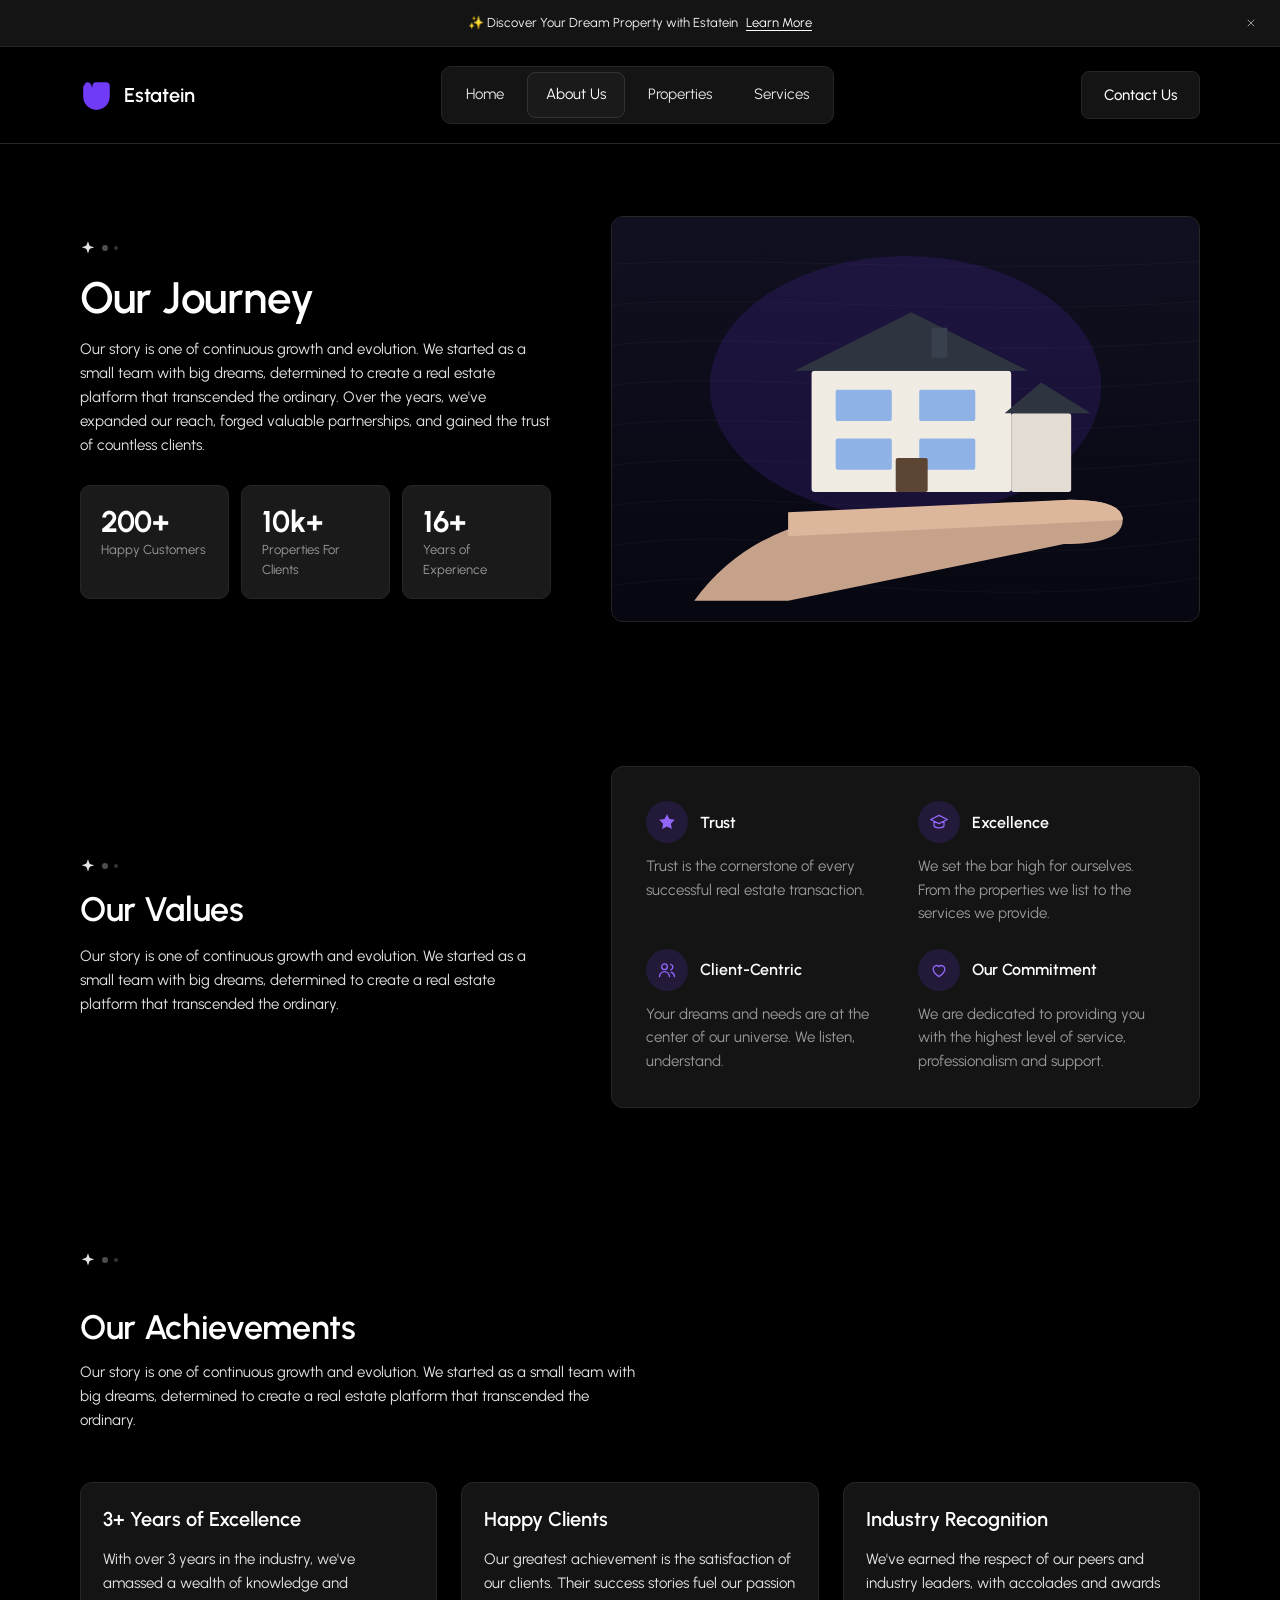
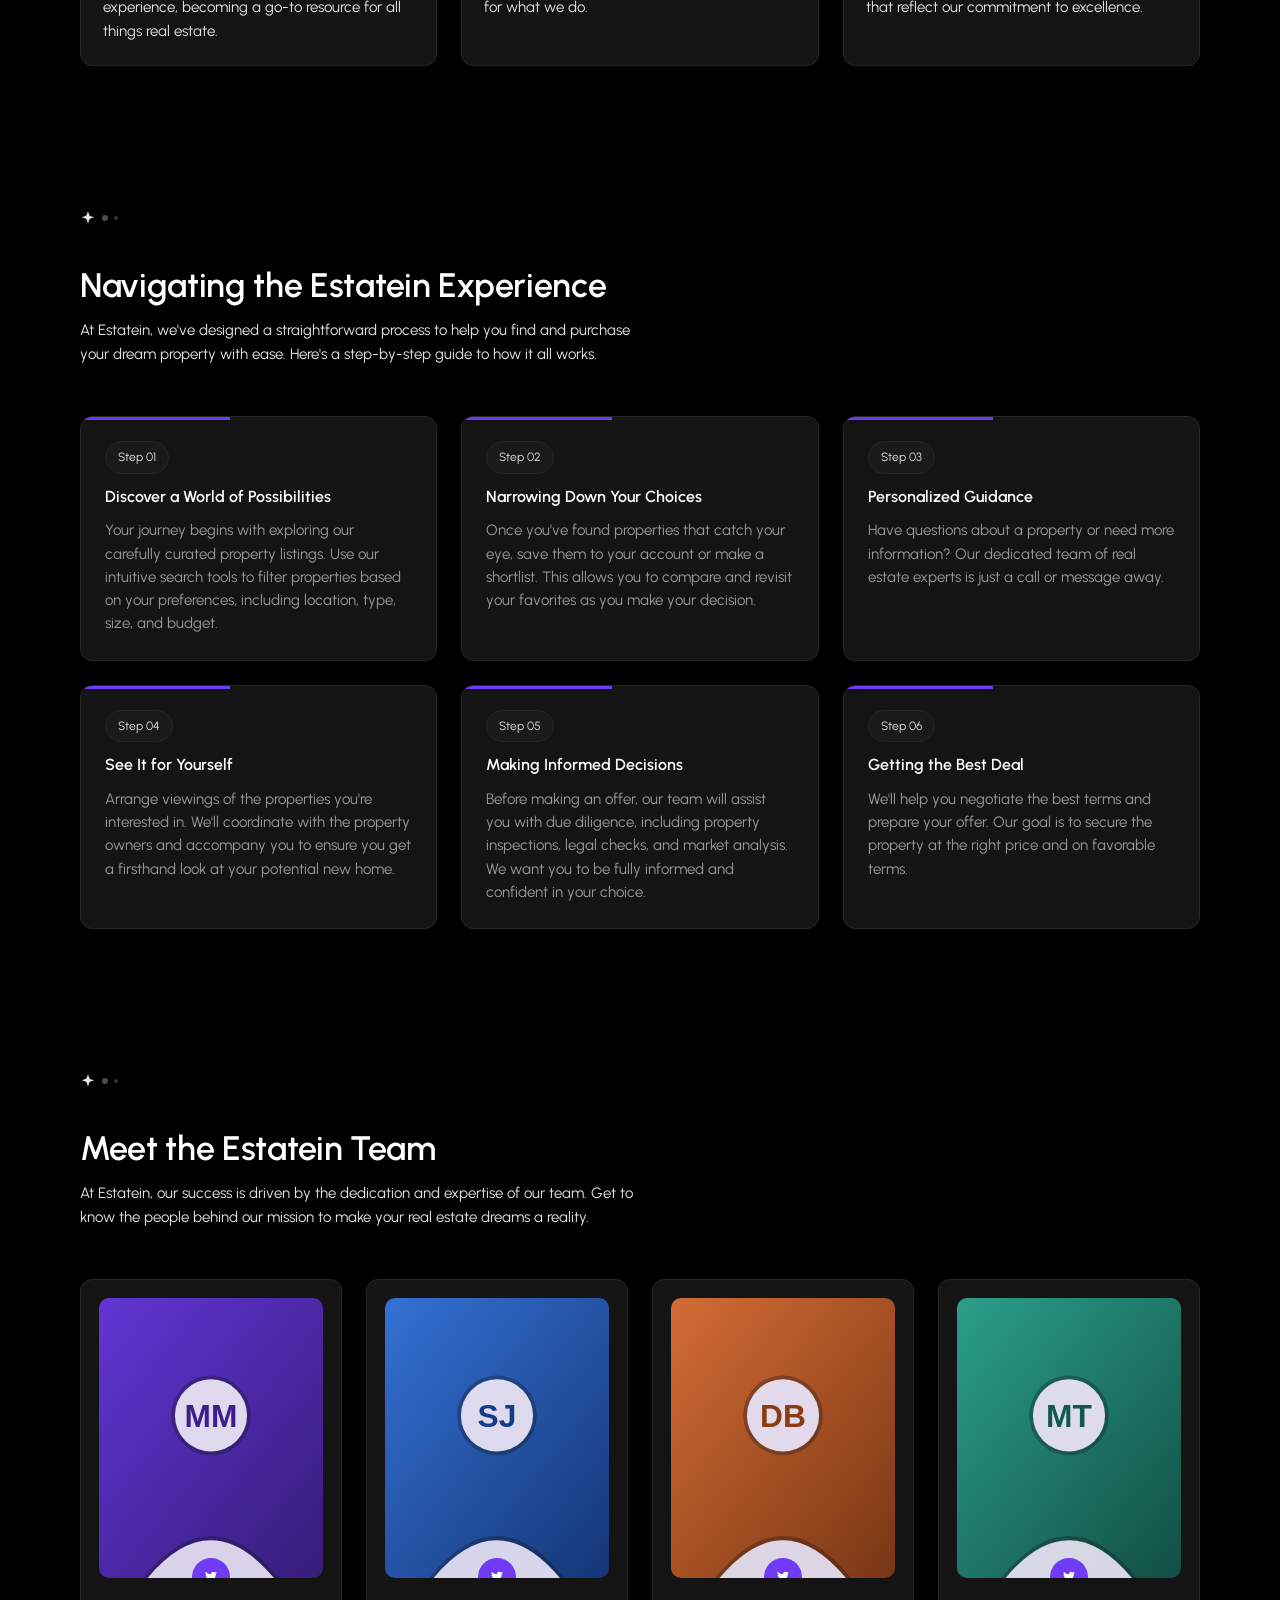
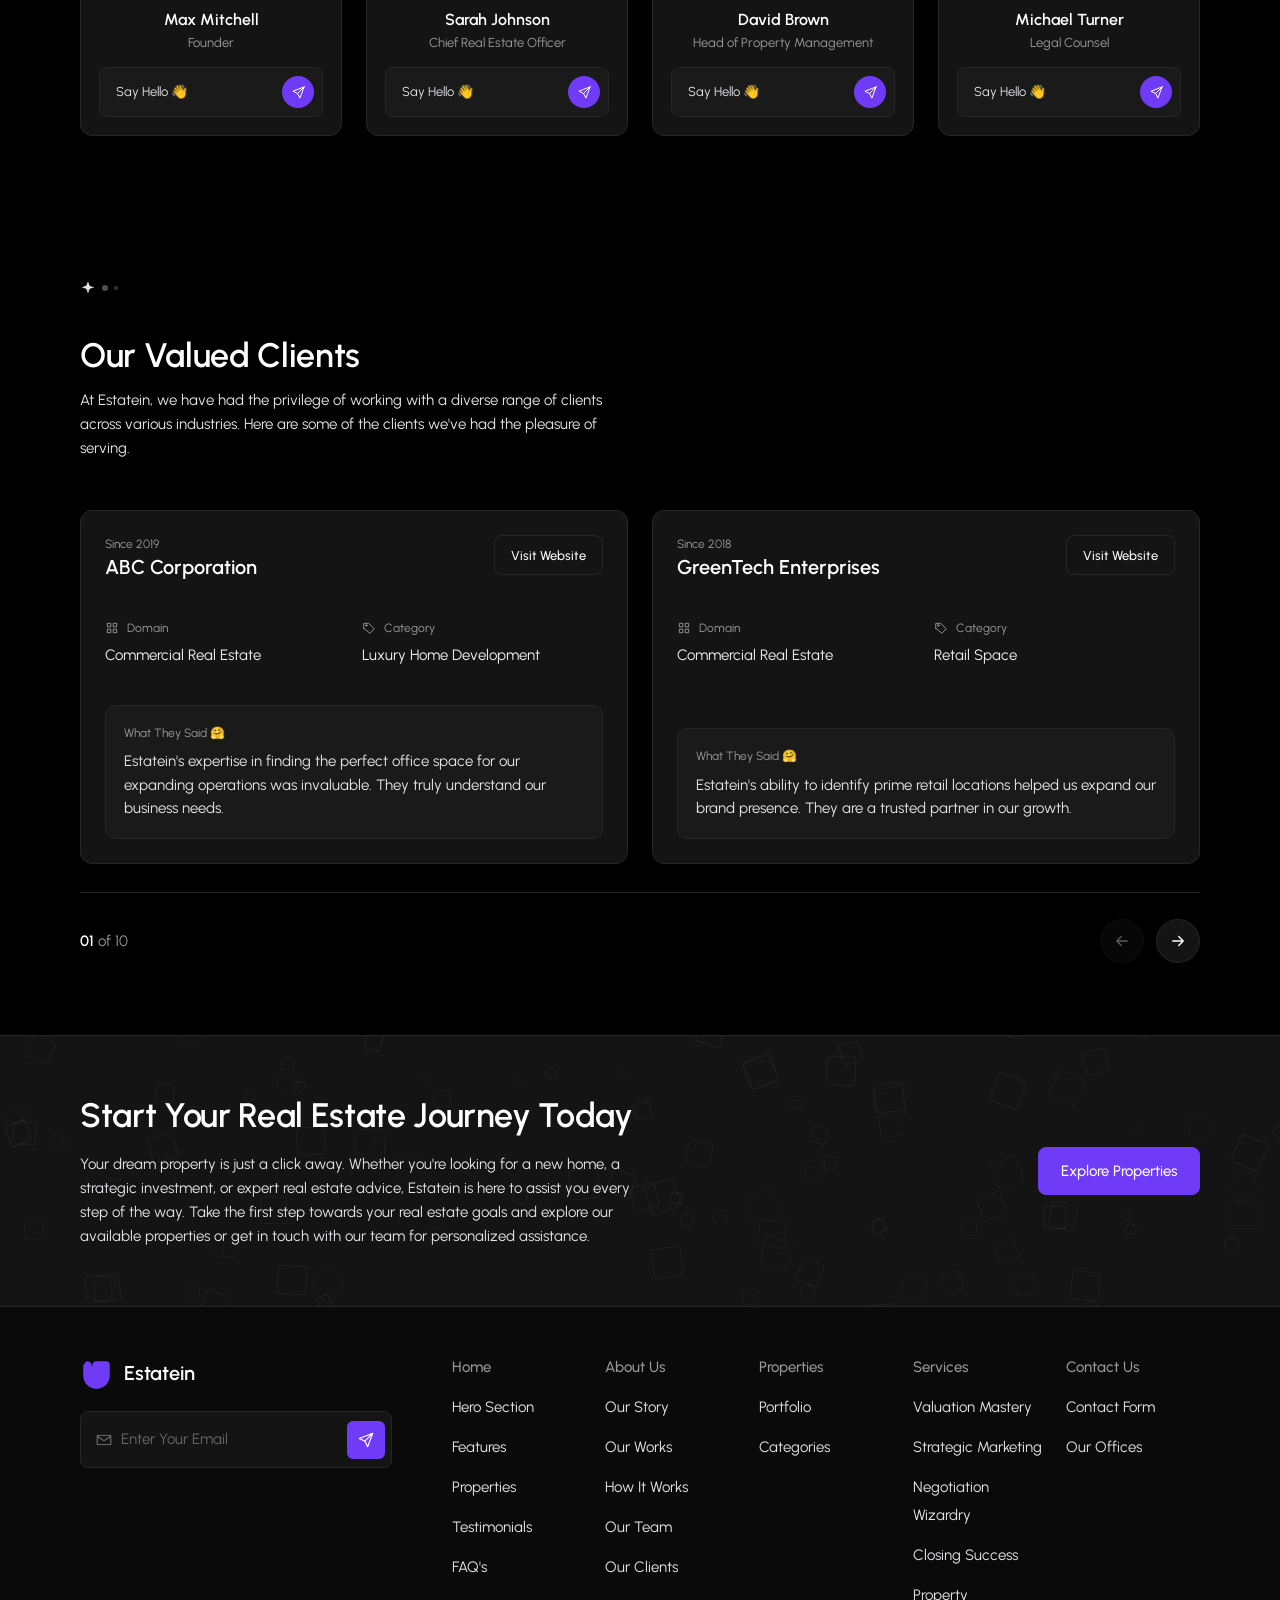
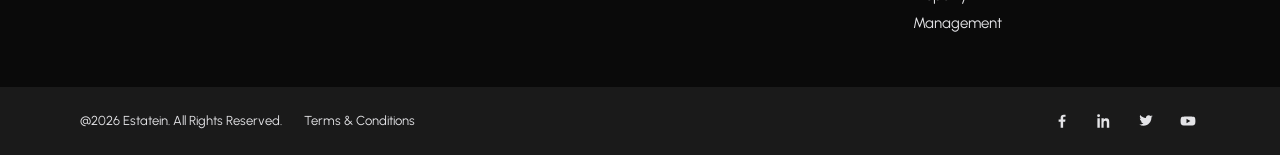
<file: about.html>
<!DOCTYPE html>
<html lang="en">
<head>
  <meta charset="UTF-8">
  <meta name="viewport" content="width=device-width, initial-scale=1">
  <meta name="description" content="Estatein's story, values, achievements, team and clients.">
  <title>About Us — Estatein</title>
  <link rel="icon" href="img/favicon.svg" type="image/svg+xml">
  <link rel="preconnect" href="https://fonts.googleapis.com">
  <link rel="preconnect" href="https://fonts.gstatic.com" crossorigin>
  <link href="https://fonts.googleapis.com/css2?family=Urbanist:wght@400;500;600;700&display=swap" rel="stylesheet">
  <link rel="stylesheet" href="css/style.css">
</head>
<body class="">
<svg class="sprite" xmlns="http://www.w3.org/2000/svg" aria-hidden="true" focusable="false">
  <symbol id="i-logo" viewBox="0 0 32 32"><path fill="currentColor" d="M4 7.2C4 5.4 5.4 4 7.2 4c1.2 0 2.3.7 2.9 1.8l1.6 3.4V7.2C11.7 5.4 13.1 4 14.9 4h9.9C26.6 4 28 5.4 28 7.2v10.2C28 24.4 22.4 30 15.5 30S3 24.4 3 17.4V7.2H4z"/></symbol>
  <symbol id="i-sparkle" viewBox="0 0 24 24"><path fill="currentColor" d="M12 2l1.9 5.6c.3.9 1 1.6 1.9 1.9L21.4 11l-5.6 1.9c-.9.3-1.6 1-1.9 1.9L12 20.4l-1.9-5.6c-.3-.9-1-1.6-1.9-1.9L2.6 11l5.6-1.9c.9-.3 1.6-1 1.9-1.9L12 2z"/></symbol>
  <symbol id="i-star" viewBox="0 0 24 24"><path fill="currentColor" d="M12 2.6l2.9 5.9 6.5.9-4.7 4.6 1.1 6.4L12 17.4l-5.8 3 1.1-6.4L2.6 9.4l6.5-.9L12 2.6z"/></symbol>
  <symbol id="i-arrow-ur" viewBox="0 0 24 24" fill="none" stroke="currentColor" stroke-width="1.8" stroke-linecap="round" stroke-linejoin="round"><path d="M7 17 17 7M8 7h9v9"/></symbol>
  <symbol id="i-arrow-left" viewBox="0 0 24 24" fill="none" stroke="currentColor" stroke-width="1.8" stroke-linecap="round" stroke-linejoin="round"><path d="M19 12H5m0 0 6-6m-6 6 6 6"/></symbol>
  <symbol id="i-arrow-right" viewBox="0 0 24 24" fill="none" stroke="currentColor" stroke-width="1.8" stroke-linecap="round" stroke-linejoin="round"><path d="M5 12h14m0 0-6-6m6 6-6 6"/></symbol>
  <symbol id="i-close" viewBox="0 0 24 24" fill="none" stroke="currentColor" stroke-width="2" stroke-linecap="round"><path d="M6 6l12 12M18 6L6 18"/></symbol>
  <symbol id="i-burger" viewBox="0 0 24 24" fill="none" stroke="currentColor" stroke-width="1.8" stroke-linecap="round"><path d="M4 7h16M4 12h16M4 17h16"/></symbol>
  <symbol id="i-bed" viewBox="0 0 24 24" fill="none" stroke="currentColor" stroke-width="1.6" stroke-linecap="round" stroke-linejoin="round"><path d="M3 18v-7h18v7M3 18v2m18-2v2M3 11V6m4 5V9a2 2 0 0 1 2-2h2a2 2 0 0 1 2 2v2m0 0V9a2 2 0 0 1 2-2h2a2 2 0 0 1 2 2v2"/></symbol>
  <symbol id="i-bath" viewBox="0 0 24 24" fill="none" stroke="currentColor" stroke-width="1.6" stroke-linecap="round" stroke-linejoin="round"><path d="M3 12h18v3a4 4 0 0 1-4 4H7a4 4 0 0 1-4-4v-3zM6 12V6a2 2 0 0 1 2-2h1M6 19l-1 2m14-2 1 2"/></symbol>
  <symbol id="i-villa" viewBox="0 0 24 24" fill="none" stroke="currentColor" stroke-width="1.6" stroke-linecap="round" stroke-linejoin="round"><path d="M3 11l9-7 9 7M5 10v10h14V10M10 20v-5h4v5"/></symbol>
  <symbol id="i-area" viewBox="0 0 24 24" fill="none" stroke="currentColor" stroke-width="1.6" stroke-linecap="round" stroke-linejoin="round"><path d="M4 4h16v16H4zM9 4v16M4 9h16"/></symbol>
  <symbol id="i-mail" viewBox="0 0 24 24" fill="none" stroke="currentColor" stroke-width="1.6" stroke-linecap="round" stroke-linejoin="round"><path d="M3 6h18v12H3zM3 7l9 6 9-6"/></symbol>
  <symbol id="i-phone" viewBox="0 0 24 24" fill="none" stroke="currentColor" stroke-width="1.6" stroke-linecap="round" stroke-linejoin="round"><path d="M7 3h3l2 5-2.5 1.5a12 12 0 0 0 5 5L16 12l5 2v3a2 2 0 0 1-2.2 2A16.8 16.8 0 0 1 5 7.2 2 2 0 0 1 7 5V3z"/></symbol>
  <symbol id="i-pin" viewBox="0 0 24 24" fill="none" stroke="currentColor" stroke-width="1.6" stroke-linecap="round" stroke-linejoin="round"><path d="M12 21s7-6.2 7-11a7 7 0 1 0-14 0c0 4.8 7 11 7 11z"/><circle cx="12" cy="10" r="2.6"/></symbol>
  <symbol id="i-send" viewBox="0 0 24 24" fill="none" stroke="currentColor" stroke-width="1.6" stroke-linecap="round" stroke-linejoin="round"><path d="M21 3 10.5 13.5M21 3l-6.8 18-3.7-7.5L3 10l18-7z"/></symbol>
  <symbol id="i-search" viewBox="0 0 24 24" fill="none" stroke="currentColor" stroke-width="1.8" stroke-linecap="round"><circle cx="11" cy="11" r="6.5"/><path d="m16 16 4.5 4.5"/></symbol>
  <symbol id="i-chevron" viewBox="0 0 24 24" fill="none" stroke="currentColor" stroke-width="1.8" stroke-linecap="round" stroke-linejoin="round"><path d="m6 9 6 6 6-6"/></symbol>
  <symbol id="i-bolt" viewBox="0 0 24 24"><path fill="currentColor" d="M13 2 4 14h6l-1 8 9-12h-6l1-8z"/></symbol>
  <symbol id="i-check" viewBox="0 0 24 24" fill="none" stroke="currentColor" stroke-width="2" stroke-linecap="round" stroke-linejoin="round"><path d="m5 13 4 4 10-10"/></symbol>
  <symbol id="i-shop" viewBox="0 0 24 24" fill="none" stroke="currentColor" stroke-width="1.6" stroke-linecap="round" stroke-linejoin="round"><path d="M4 9h16l-1 11H5L4 9zM4 9l2-5h12l2 5M9 13v3m6-3v3"/></symbol>
  <symbol id="i-wallet" viewBox="0 0 24 24" fill="none" stroke="currentColor" stroke-width="1.6" stroke-linecap="round" stroke-linejoin="round"><path d="M3 7h15a2 2 0 0 1 2 2v8a2 2 0 0 1-2 2H5a2 2 0 0 1-2-2V7zm0 0 12-3v3"/><circle cx="16.5" cy="13" r="1.3"/></symbol>
  <symbol id="i-building" viewBox="0 0 24 24" fill="none" stroke="currentColor" stroke-width="1.6" stroke-linecap="round" stroke-linejoin="round"><path d="M4 21V5l7-3v19M4 21h16M11 21V9l8 2v10M7 9h1m-1 4h1m-1 4h1m6-4h2m-2 4h2"/></symbol>
  <symbol id="i-sun" viewBox="0 0 24 24" fill="none" stroke="currentColor" stroke-width="1.6" stroke-linecap="round"><circle cx="12" cy="12" r="4"/><path d="M12 2v2m0 16v2M2 12h2m16 0h2M4.9 4.9l1.4 1.4m11.4 11.4 1.4 1.4M19.1 4.9l-1.4 1.4M6.3 17.7l-1.4 1.4"/></symbol>
  <symbol id="i-chart" viewBox="0 0 24 24" fill="none" stroke="currentColor" stroke-width="1.8" stroke-linecap="round"><path d="M5 20V10m7 10V4m7 16v-7"/></symbol>
  <symbol id="i-target" viewBox="0 0 24 24" fill="none" stroke="currentColor" stroke-width="1.6"><circle cx="12" cy="12" r="8"/><circle cx="12" cy="12" r="4"/><circle cx="12" cy="12" r="1" fill="currentColor"/></symbol>
  <symbol id="i-layers" viewBox="0 0 24 24" fill="none" stroke="currentColor" stroke-width="1.6" stroke-linecap="round" stroke-linejoin="round"><path d="m12 3 9 5-9 5-9-5 9-5zM3 13l9 5 9-5M3 17l9 5 9-5"/></symbol>
  <symbol id="i-key" viewBox="0 0 24 24" fill="none" stroke="currentColor" stroke-width="1.6" stroke-linecap="round" stroke-linejoin="round"><circle cx="8" cy="8" r="4.5"/><path d="m11.5 11.5 8 8M17 17l2-2m-4-1 2-2"/></symbol>
  <symbol id="i-users" viewBox="0 0 24 24" fill="none" stroke="currentColor" stroke-width="1.6" stroke-linecap="round" stroke-linejoin="round"><circle cx="9" cy="8" r="3.4"/><path d="M3 20a6 6 0 0 1 12 0M16.5 5.2a3.4 3.4 0 0 1 0 6.6M17 14.6a6 6 0 0 1 4 5.4"/></symbol>
  <symbol id="i-wrench" viewBox="0 0 24 24" fill="none" stroke="currentColor" stroke-width="1.6" stroke-linecap="round" stroke-linejoin="round"><path d="M15.5 3.5a5.5 5.5 0 0 0-6.6 7.1L3.5 16v4.5H8l5.4-5.4a5.5 5.5 0 0 0 7.1-6.6l-3 3-2.9-.6-.6-2.9 3-3z"/></symbol>
  <symbol id="i-shield" viewBox="0 0 24 24" fill="none" stroke="currentColor" stroke-width="1.6" stroke-linecap="round" stroke-linejoin="round"><path d="M12 3l8 3v6c0 4.6-3.3 8.4-8 9.5C7.3 20.4 4 16.6 4 12V6l8-3z"/><path d="m9 12 2 2 4-4"/></symbol>
  <symbol id="i-cap" viewBox="0 0 24 24" fill="none" stroke="currentColor" stroke-width="1.6" stroke-linecap="round" stroke-linejoin="round"><path d="m12 4 10 5-10 5L2 9l10-5zM6 11.5V16c0 1.7 2.7 3 6 3s6-1.3 6-3v-4.5"/></symbol>
  <symbol id="i-heart" viewBox="0 0 24 24" fill="none" stroke="currentColor" stroke-width="1.6" stroke-linecap="round" stroke-linejoin="round"><path d="M12 20s-7-4.4-7-9.2A4 4 0 0 1 12 8a4 4 0 0 1 7 2.8C19 15.6 12 20 12 20z"/></symbol>
  <symbol id="i-grid" viewBox="0 0 24 24" fill="none" stroke="currentColor" stroke-width="1.6"><path d="M4 4h6v6H4zM14 4h6v6h-6zM4 14h6v6H4zM14 14h6v6h-6z"/></symbol>
  <symbol id="i-tag" viewBox="0 0 24 24" fill="none" stroke="currentColor" stroke-width="1.6" stroke-linecap="round" stroke-linejoin="round"><path d="M3 12.5V4h8.5L21 13.5 13.5 21 3 12.5z"/><circle cx="7.5" cy="7.5" r="1.3"/></symbol>
  <symbol id="i-fb" viewBox="0 0 24 24"><path fill="currentColor" d="M13.5 21v-8h2.7l.4-3.1h-3.1V7.9c0-.9.25-1.5 1.55-1.5h1.65V3.6c-.3 0-1.3-.1-2.45-.1-2.4 0-4.05 1.5-4.05 4.2v2.2H7.5V13h2.7v8h3.3z"/></symbol>
  <symbol id="i-in" viewBox="0 0 24 24"><path fill="currentColor" d="M4.8 3a1.9 1.9 0 1 0 0 3.8 1.9 1.9 0 0 0 0-3.8zM3.2 8.4h3.2V21H3.2V8.4zm5.4 0h3.1v1.7h.05c.45-.8 1.55-1.7 3.2-1.7 3.4 0 4.05 2.2 4.05 5.1V21h-3.2v-6c0-1.4 0-3.3-2-3.3s-2.3 1.5-2.3 3.2V21H8.6V8.4z"/></symbol>
  <symbol id="i-tw" viewBox="0 0 24 24"><path fill="currentColor" d="M21 5.9c-.7.3-1.4.5-2.1.6.8-.5 1.3-1.2 1.6-2.1-.7.4-1.5.7-2.4.9A3.7 3.7 0 0 0 11.8 8c-3-.2-5.7-1.6-7.5-3.9-.3.6-.5 1.2-.5 2 0 1.3.7 2.4 1.7 3.1-.6 0-1.2-.2-1.7-.5 0 1.8 1.3 3.3 3 3.7-.3.1-.7.1-1 .1-.2 0-.5 0-.7-.1.5 1.5 1.9 2.6 3.5 2.6A7.4 7.4 0 0 1 3 16.6a10.4 10.4 0 0 0 5.7 1.7c6.8 0 10.5-5.7 10.5-10.6v-.5c.7-.5 1.3-1.2 1.8-1.9z"/></symbol>
  <symbol id="i-yt" viewBox="0 0 24 24"><path fill="currentColor" d="M21.5 8.2a2.5 2.5 0 0 0-1.7-1.8C18.3 6 12 6 12 6s-6.3 0-7.8.4A2.5 2.5 0 0 0 2.5 8.2C2.1 9.7 2.1 12 2.1 12s0 2.3.4 3.8a2.5 2.5 0 0 0 1.7 1.8C5.7 18 12 18 12 18s6.3 0 7.8-.4a2.5 2.5 0 0 0 1.7-1.8c.4-1.5.4-3.8.4-3.8s0-2.3-.4-3.8zM10 15V9l5.2 3L10 15z"/></symbol>
</svg>

  <div class="topbar" data-topbar>
    <div class="topbar__inner">
      <span class="topbar__text">✨ Discover Your Dream Property with Estatein</span>
      <a class="topbar__link" href="properties.html">Learn More</a>
      <button class="topbar__close" type="button" data-topbar-close aria-label="Close announcement">
        <svg><use href="#i-close"></use></svg>
      </button>
    </div>
  </div>

  <header class="header">
    <div class="container header__inner">
      <a class="logo" href="index.html">
        <svg class="logo__mark" aria-hidden="true"><use href="#i-logo"></use></svg>
        <span>Estatein</span>
      </a>

      <nav class="nav" aria-label="Main">
        <ul class="nav__list"><li><a class="nav__link" href="index.html">Home</a></li><li><a class="nav__link is-active" href="about.html" aria-current="page">About Us</a></li><li><a class="nav__link" href="properties.html">Properties</a></li><li><a class="nav__link" href="services.html">Services</a></li></ul>
      </nav>

      <a class="btn header__cta" href="contact.html">Contact Us</a>

      <button class="burger" type="button" data-menu-open aria-label="Open menu" aria-expanded="false">
        <svg><use href="#i-burger"></use></svg>
      </button>
    </div>
  </header>

  <div class="mobile-menu" data-menu aria-hidden="true">
    <div class="mobile-menu__top">
      <a class="logo" href="index.html">
        <svg class="logo__mark" aria-hidden="true"><use href="#i-logo"></use></svg>
        <span>Estatein</span>
      </a>
      <button class="mobile-menu__close" type="button" data-menu-close aria-label="Close menu">
        <svg><use href="#i-close"></use></svg>
      </button>
    </div>
    <nav class="mobile-menu__list" aria-label="Mobile"><a class="" href="index.html">Home</a><a class="is-active" href="about.html">About Us</a><a class="" href="properties.html">Properties</a><a class="" href="services.html">Services</a>
      <a class="" href="contact.html">Contact Us</a>
    </nav>
    <a class="btn btn--primary btn--block" href="contact.html">Contact Us</a>
  </div>

  <main>
  <section class="section" id="journey">
    <div class="container split">
      <div>
        <div class="eyebrow section-head__eyebrow"><svg class="eyebrow__star"><use href="#i-sparkle"></use></svg><span class="eyebrow__dot"></span><span class="eyebrow__dot"></span></div>
        <h1>Our Journey</h1>
        <p class="lead" style="margin-top:12px">Our story is one of continuous growth and evolution. We started as a
          small team with big dreams, determined to create a real estate platform that transcended the ordinary. Over
          the years, we've expanded our reach, forged valuable partnerships, and gained the trust of countless clients.</p>
        <div class="hero__stats" style="margin-top:28px">
          <div class="stat"><p class="stat__value">200+</p><p class="stat__label">Happy Customers</p></div>
          <div class="stat"><p class="stat__value">10k+</p><p class="stat__label">Properties For Clients</p></div>
          <div class="stat"><p class="stat__value">16+</p><p class="stat__label">Years of Experience</p></div>
        </div>
      </div>
      <div class="journey__media">
        <img src="img/about-house.svg" alt="A house model held in a hand" width="900" height="620">
      </div>
    </div>
  </section>

  <section class="section" id="values">
    <div class="container split split--media-left">
      <div class="panel">
        <div class="cards-grid cards-grid--2">
          <div class="value">
            <div class="value__head"><span class="value__icon"><svg aria-hidden="true"><use href="#i-star"></use></svg></span><h3 class="h5">Trust</h3></div>
            <p class="value__text">Trust is the cornerstone of every successful real estate transaction.</p>
          </div>
          <div class="value">
            <div class="value__head"><span class="value__icon"><svg aria-hidden="true"><use href="#i-cap"></use></svg></span><h3 class="h5">Excellence</h3></div>
            <p class="value__text">We set the bar high for ourselves. From the properties we list to the services we provide.</p>
          </div>
          <div class="value">
            <div class="value__head"><span class="value__icon"><svg aria-hidden="true"><use href="#i-users"></use></svg></span><h3 class="h5">Client-Centric</h3></div>
            <p class="value__text">Your dreams and needs are at the center of our universe. We listen, understand.</p>
          </div>
          <div class="value">
            <div class="value__head"><span class="value__icon"><svg aria-hidden="true"><use href="#i-heart"></use></svg></span><h3 class="h5">Our Commitment</h3></div>
            <p class="value__text">We are dedicated to providing you with the highest level of service, professionalism and support.</p>
          </div>
        </div>
      </div>
      <div>
        <div class="eyebrow section-head__eyebrow"><svg class="eyebrow__star"><use href="#i-sparkle"></use></svg><span class="eyebrow__dot"></span><span class="eyebrow__dot"></span></div>
        <h2>Our Values</h2>
        <p class="lead" style="margin-top:12px">Our story is one of continuous growth and evolution. We started as a
          small team with big dreams, determined to create a real estate platform that transcended the ordinary.</p>
      </div>
    </div>
  </section>

  <section class="section" id="achievements">
    <div class="container">
      <div class="section-head">
        <div class="eyebrow section-head__eyebrow"><svg class="eyebrow__star"><use href="#i-sparkle"></use></svg><span class="eyebrow__dot"></span><span class="eyebrow__dot"></span></div>
        <div class="section-head__main">
          <h2>Our Achievements</h2>
          <p class="lead">Our story is one of continuous growth and evolution. We started as a small team with big dreams, determined to create a real estate platform that transcended the ordinary.</p>
        </div>
        
      </div>
      <div class="cards-grid cards-grid--3">
        <article class="card">
          <h3 class="h4">3+ Years of Excellence</h3>
          <p class="lead mt-40" style="margin-top:14px">With over 3 years in the industry, we've amassed a wealth of knowledge and experience, becoming a go-to resource for all things real estate.</p>
        </article>
        <article class="card">
          <h3 class="h4">Happy Clients</h3>
          <p class="lead mt-40" style="margin-top:14px">Our greatest achievement is the satisfaction of our clients. Their success stories fuel our passion for what we do.</p>
        </article>
        <article class="card">
          <h3 class="h4">Industry Recognition</h3>
          <p class="lead mt-40" style="margin-top:14px">We've earned the respect of our peers and industry leaders, with accolades and awards that reflect our commitment to excellence.</p>
        </article>
      </div>
    </div>
  </section>

  <section class="section" id="steps">
    <div class="container">
      <div class="section-head">
        <div class="eyebrow section-head__eyebrow"><svg class="eyebrow__star"><use href="#i-sparkle"></use></svg><span class="eyebrow__dot"></span><span class="eyebrow__dot"></span></div>
        <div class="section-head__main">
          <h2>Navigating the Estatein Experience</h2>
          <p class="lead">At Estatein, we've designed a straightforward process to help you find and purchase your dream property with ease. Here's a step-by-step guide to how it all works.</p>
        </div>
        
      </div>
      <div class="cards-grid cards-grid--3">
        <article class="step">
          <span class="step__num">Step 01</span>
          <h3 class="h5">Discover a World of Possibilities</h3>
          <p class="step__text">Your journey begins with exploring our carefully curated property listings. Use our intuitive search tools to filter properties based on your preferences, including location, type, size, and budget.</p>
        </article>
        <article class="step">
          <span class="step__num">Step 02</span>
          <h3 class="h5">Narrowing Down Your Choices</h3>
          <p class="step__text">Once you've found properties that catch your eye, save them to your account or make a shortlist. This allows you to compare and revisit your favorites as you make your decision.</p>
        </article>
        <article class="step">
          <span class="step__num">Step 03</span>
          <h3 class="h5">Personalized Guidance</h3>
          <p class="step__text">Have questions about a property or need more information? Our dedicated team of real estate experts is just a call or message away.</p>
        </article>
        <article class="step">
          <span class="step__num">Step 04</span>
          <h3 class="h5">See It for Yourself</h3>
          <p class="step__text">Arrange viewings of the properties you're interested in. We'll coordinate with the property owners and accompany you to ensure you get a firsthand look at your potential new home.</p>
        </article>
        <article class="step">
          <span class="step__num">Step 05</span>
          <h3 class="h5">Making Informed Decisions</h3>
          <p class="step__text">Before making an offer, our team will assist you with due diligence, including property inspections, legal checks, and market analysis. We want you to be fully informed and confident in your choice.</p>
        </article>
        <article class="step">
          <span class="step__num">Step 06</span>
          <h3 class="h5">Getting the Best Deal</h3>
          <p class="step__text">We'll help you negotiate the best terms and prepare your offer. Our goal is to secure the property at the right price and on favorable terms.</p>
        </article>
      </div>
    </div>
  </section>

  <section class="section" id="team">
    <div class="container">
      <div class="section-head">
        <div class="eyebrow section-head__eyebrow"><svg class="eyebrow__star"><use href="#i-sparkle"></use></svg><span class="eyebrow__dot"></span><span class="eyebrow__dot"></span></div>
        <div class="section-head__main">
          <h2>Meet the Estatein Team</h2>
          <p class="lead">At Estatein, our success is driven by the dedication and expertise of our team. Get to know the people behind our mission to make your real estate dreams a reality.</p>
        </div>
        
      </div>
      <div class="cards-grid cards-grid--4">
        <article class="member">
          <div class="member__photo">
            <img src="img/team/max-mitchell.svg" alt="Max Mitchell" loading="lazy" width="420" height="520">
            <a class="member__social" href="#" aria-label="Max Mitchell on Twitter"><svg aria-hidden="true"><use href="#i-tw"></use></svg></a>
          </div>
          <div>
            <p class="member__name">Max Mitchell</p>
            <p class="member__role">Founder</p>
          </div>
          <div class="member__hello">
            <span>Say Hello 👋</span>
            <a class="member__send" href="mailto:info@estatein.com" aria-label="Write to Max Mitchell"><svg aria-hidden="true"><use href="#i-send"></use></svg></a>
          </div>
        </article>
        <article class="member">
          <div class="member__photo">
            <img src="img/team/sarah-johnson.svg" alt="Sarah Johnson" loading="lazy" width="420" height="520">
            <a class="member__social" href="#" aria-label="Sarah Johnson on Twitter"><svg aria-hidden="true"><use href="#i-tw"></use></svg></a>
          </div>
          <div>
            <p class="member__name">Sarah Johnson</p>
            <p class="member__role">Chief Real Estate Officer</p>
          </div>
          <div class="member__hello">
            <span>Say Hello 👋</span>
            <a class="member__send" href="mailto:info@estatein.com" aria-label="Write to Sarah Johnson"><svg aria-hidden="true"><use href="#i-send"></use></svg></a>
          </div>
        </article>
        <article class="member">
          <div class="member__photo">
            <img src="img/team/david-brown.svg" alt="David Brown" loading="lazy" width="420" height="520">
            <a class="member__social" href="#" aria-label="David Brown on Twitter"><svg aria-hidden="true"><use href="#i-tw"></use></svg></a>
          </div>
          <div>
            <p class="member__name">David Brown</p>
            <p class="member__role">Head of Property Management</p>
          </div>
          <div class="member__hello">
            <span>Say Hello 👋</span>
            <a class="member__send" href="mailto:info@estatein.com" aria-label="Write to David Brown"><svg aria-hidden="true"><use href="#i-send"></use></svg></a>
          </div>
        </article>
        <article class="member">
          <div class="member__photo">
            <img src="img/team/michael-turner.svg" alt="Michael Turner" loading="lazy" width="420" height="520">
            <a class="member__social" href="#" aria-label="Michael Turner on Twitter"><svg aria-hidden="true"><use href="#i-tw"></use></svg></a>
          </div>
          <div>
            <p class="member__name">Michael Turner</p>
            <p class="member__role">Legal Counsel</p>
          </div>
          <div class="member__hello">
            <span>Say Hello 👋</span>
            <a class="member__send" href="mailto:info@estatein.com" aria-label="Write to Michael Turner"><svg aria-hidden="true"><use href="#i-send"></use></svg></a>
          </div>
        </article>
      </div>
    </div>
  </section>

  <section class="section" id="clients">
    <div class="container">
      <div class="section-head">
        <div class="eyebrow section-head__eyebrow"><svg class="eyebrow__star"><use href="#i-sparkle"></use></svg><span class="eyebrow__dot"></span><span class="eyebrow__dot"></span></div>
        <div class="section-head__main">
          <h2>Our Valued Clients</h2>
          <p class="lead">At Estatein, we have had the privilege of working with a diverse range of clients across various industries. Here are some of the clients we've had the pleasure of serving.</p>
        </div>
        
      </div>
      <div class="slider slider--2" data-slider>
        <div class="slider__track" data-slider-track>
          <article class="client">
            <div class="client__head">
              <div>
                <p class="client__since">Since 2019</p>
                <h3 class="client__name">ABC Corporation</h3>
              </div>
              <a class="btn btn--sm" href="#">Visit Website</a>
            </div>
            <dl class="client__meta">
              <div><dt><svg aria-hidden="true"><use href="#i-grid"></use></svg>Domain</dt><dd>Commercial Real Estate</dd></div>
              <div><dt><svg aria-hidden="true"><use href="#i-tag"></use></svg>Category</dt><dd>Luxury Home Development</dd></div>
            </dl>
            <div class="client__quote">
              <span class="client__quote-label">What They Said 🤗</span>
              <p>Estatein's expertise in finding the perfect office space for our expanding operations was invaluable. They truly understand our business needs.</p>
            </div>
          </article>
          <article class="client">
            <div class="client__head">
              <div>
                <p class="client__since">Since 2018</p>
                <h3 class="client__name">GreenTech Enterprises</h3>
              </div>
              <a class="btn btn--sm" href="#">Visit Website</a>
            </div>
            <dl class="client__meta">
              <div><dt><svg aria-hidden="true"><use href="#i-grid"></use></svg>Domain</dt><dd>Commercial Real Estate</dd></div>
              <div><dt><svg aria-hidden="true"><use href="#i-tag"></use></svg>Category</dt><dd>Retail Space</dd></div>
            </dl>
            <div class="client__quote">
              <span class="client__quote-label">What They Said 🤗</span>
              <p>Estatein's ability to identify prime retail locations helped us expand our brand presence. They are a trusted partner in our growth.</p>
            </div>
          </article>
          <article class="client">
            <div class="client__head">
              <div>
                <p class="client__since">Since 2020</p>
                <h3 class="client__name">Sunrise Ventures</h3>
              </div>
              <a class="btn btn--sm" href="#">Visit Website</a>
            </div>
            <dl class="client__meta">
              <div><dt><svg aria-hidden="true"><use href="#i-grid"></use></svg>Domain</dt><dd>Residential Real Estate</dd></div>
              <div><dt><svg aria-hidden="true"><use href="#i-tag"></use></svg>Category</dt><dd>Urban Apartments</dd></div>
            </dl>
            <div class="client__quote">
              <span class="client__quote-label">What They Said 🤗</span>
              <p>From the first viewing to the closing table, the Estatein team kept everything transparent and on schedule.</p>
            </div>
          </article>
        </div>
        <div class="slider-foot">
          <p class="slider-count"><b data-slider-current>01</b> of <span data-slider-total data-total="10">10</span></p>
          <div class="slider-nav">
            <button class="slider-btn" type="button" data-slider-prev aria-label="Previous"><svg aria-hidden="true"><use href="#i-arrow-left"></use></svg></button>
            <button class="slider-btn" type="button" data-slider-next aria-label="Next"><svg aria-hidden="true"><use href="#i-arrow-right"></use></svg></button>
          </div>
        </div>
      </div>
    </div>
  </section>

  <section class="cta">
    <img class="cta__pattern" src="img/pattern-cta.svg" alt="" aria-hidden="true">
    <div class="container cta__inner">
      <div class="cta__text">
        <h2>Start Your Real Estate Journey Today</h2>
        <p class="lead">Your dream property is just a click away. Whether you're looking for a new home, a strategic
          investment, or expert real estate advice, Estatein is here to assist you every step of the way. Take the first
          step towards your real estate goals and explore our available properties or get in touch with our team for
          personalized assistance.</p>
      </div>
      <div class="cta__action">
        <a class="btn btn--primary" href="properties.html">Explore Properties</a>
      </div>
    </div>
  </section>
  </main>

  <footer class="footer">
    <div class="container footer__top">
      <div class="footer__brand">
        <a class="logo" href="index.html">
          <svg class="logo__mark" aria-hidden="true"><use href="#i-logo"></use></svg>
          <span>Estatein</span>
        </a>
        <form class="subscribe" data-form novalidate>
          <svg class="subscribe__icon" aria-hidden="true"><use href="#i-mail"></use></svg>
          <input type="email" name="email" placeholder="Enter Your Email" aria-label="Enter your email" required>
          <button class="subscribe__btn" type="submit" aria-label="Subscribe">
            <svg><use href="#i-send"></use></svg>
          </button>
        </form>
      </div>

      <div class="footer__cols">
        <div class="footer__col">
          <h3>Home</h3>
          <ul>
            <li><a href="index.html#hero">Hero Section</a></li>
            <li><a href="index.html#features">Features</a></li>
            <li><a href="index.html#properties">Properties</a></li>
            <li><a href="index.html#testimonials">Testimonials</a></li>
            <li><a href="index.html#faq">FAQ's</a></li>
          </ul>
        </div>
        <div class="footer__col">
          <h3>About Us</h3>
          <ul>
            <li><a href="about.html#journey">Our Story</a></li>
            <li><a href="about.html#achievements">Our Works</a></li>
            <li><a href="about.html#steps">How It Works</a></li>
            <li><a href="about.html#team">Our Team</a></li>
            <li><a href="about.html#clients">Our Clients</a></li>
          </ul>
        </div>
        <div class="footer__col">
          <h3>Properties</h3>
          <ul>
            <li><a href="properties.html#catalog">Portfolio</a></li>
            <li><a href="properties.html#catalog">Categories</a></li>
          </ul>
        </div>
        <div class="footer__col">
          <h3>Services</h3>
          <ul>
            <li><a href="services.html#selling">Valuation Mastery</a></li>
            <li><a href="services.html#selling">Strategic Marketing</a></li>
            <li><a href="services.html#selling">Negotiation Wizardry</a></li>
            <li><a href="services.html#selling">Closing Success</a></li>
            <li><a href="services.html#management">Property Management</a></li>
          </ul>
        </div>
        <div class="footer__col">
          <h3>Contact Us</h3>
          <ul>
            <li><a href="contact.html#connect">Contact Form</a></li>
            <li><a href="contact.html#offices">Our Offices</a></li>
          </ul>
        </div>
      </div>
    </div>

    <div class="footer__bottom">
      <div class="container footer__bottom-inner">
        <div class="footer__legal">
          <span>@<span data-year>2023</span> Estatein. All Rights Reserved.</span>
          <a href="#">Terms &amp; Conditions</a>
        </div>
        <div class="socials">
          <a href="#" aria-label="Facebook"><svg><use href="#i-fb"></use></svg></a>
          <a href="#" aria-label="LinkedIn"><svg><use href="#i-in"></use></svg></a>
          <a href="#" aria-label="Twitter"><svg><use href="#i-tw"></use></svg></a>
          <a href="#" aria-label="YouTube"><svg><use href="#i-yt"></use></svg></a>
        </div>
      </div>
    </div>
  </footer>

  <script src="js/main.js"></script>
</body>
</html>
</file>
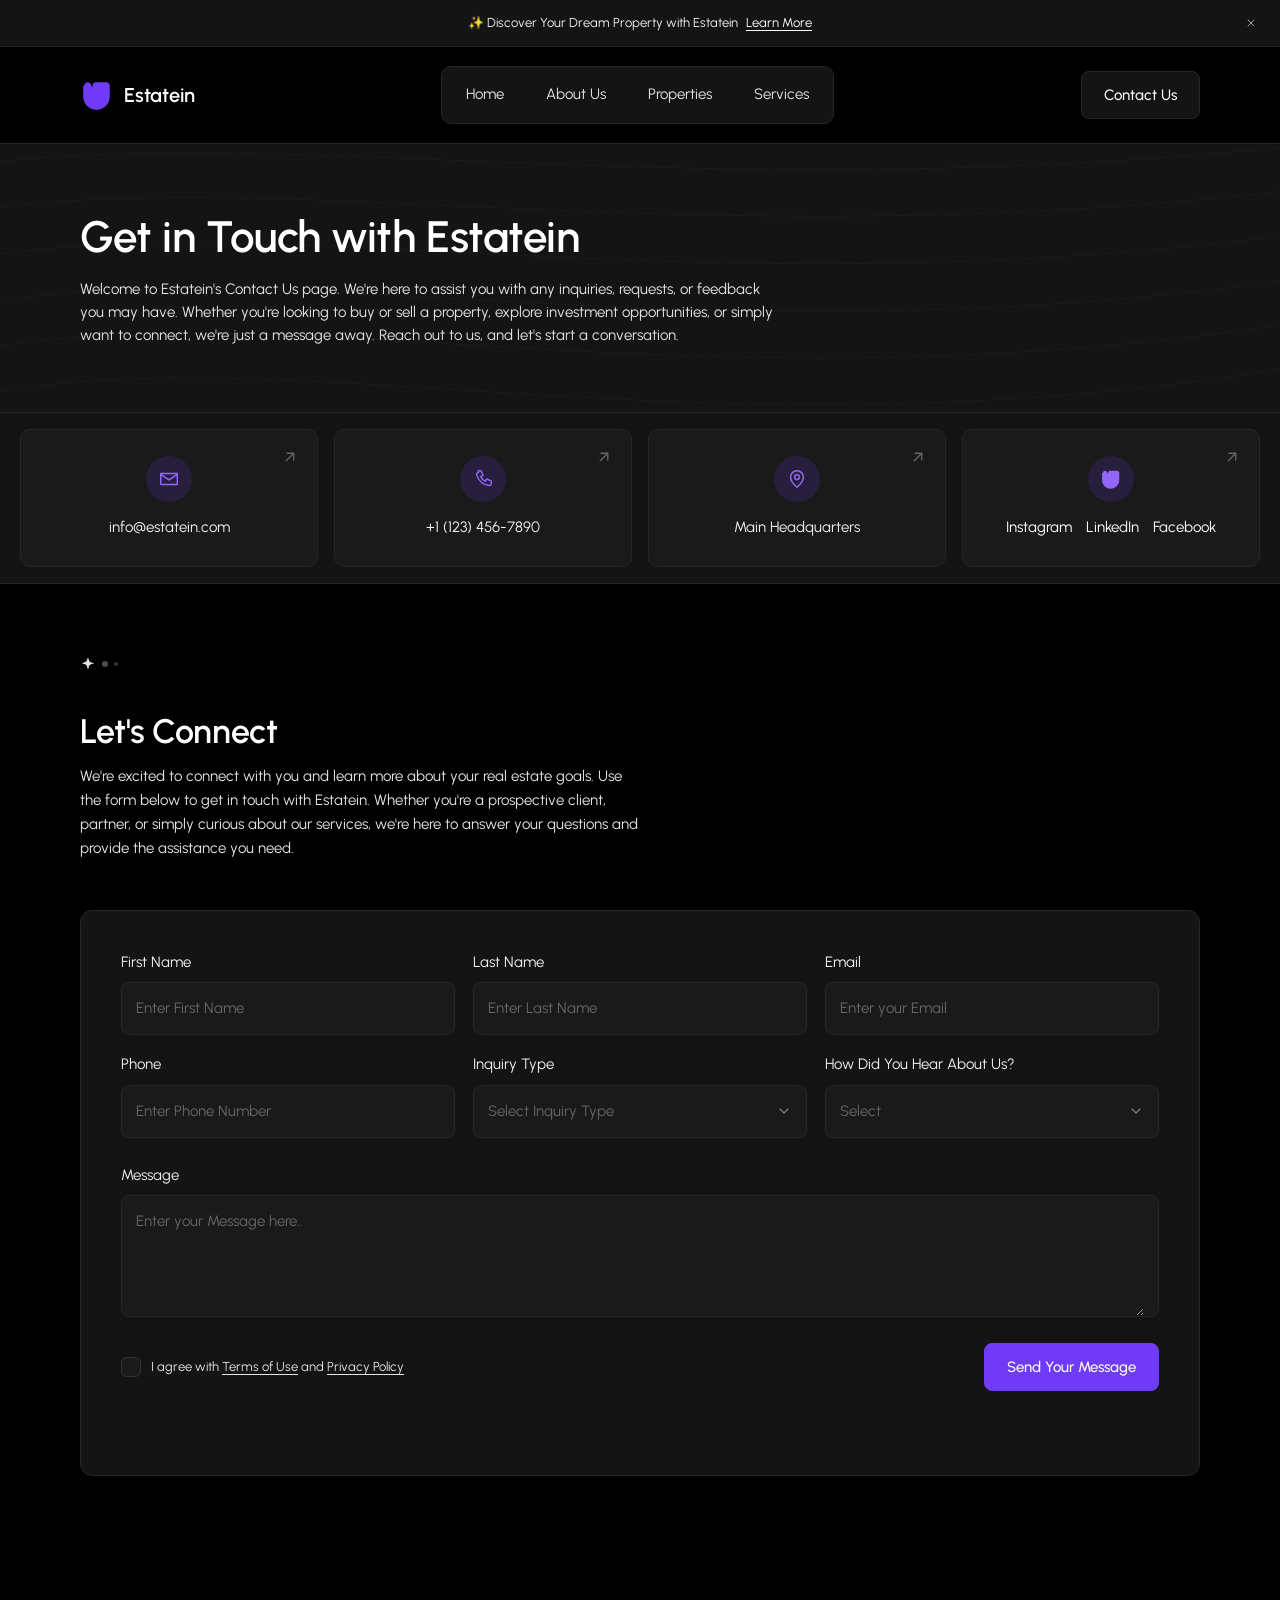
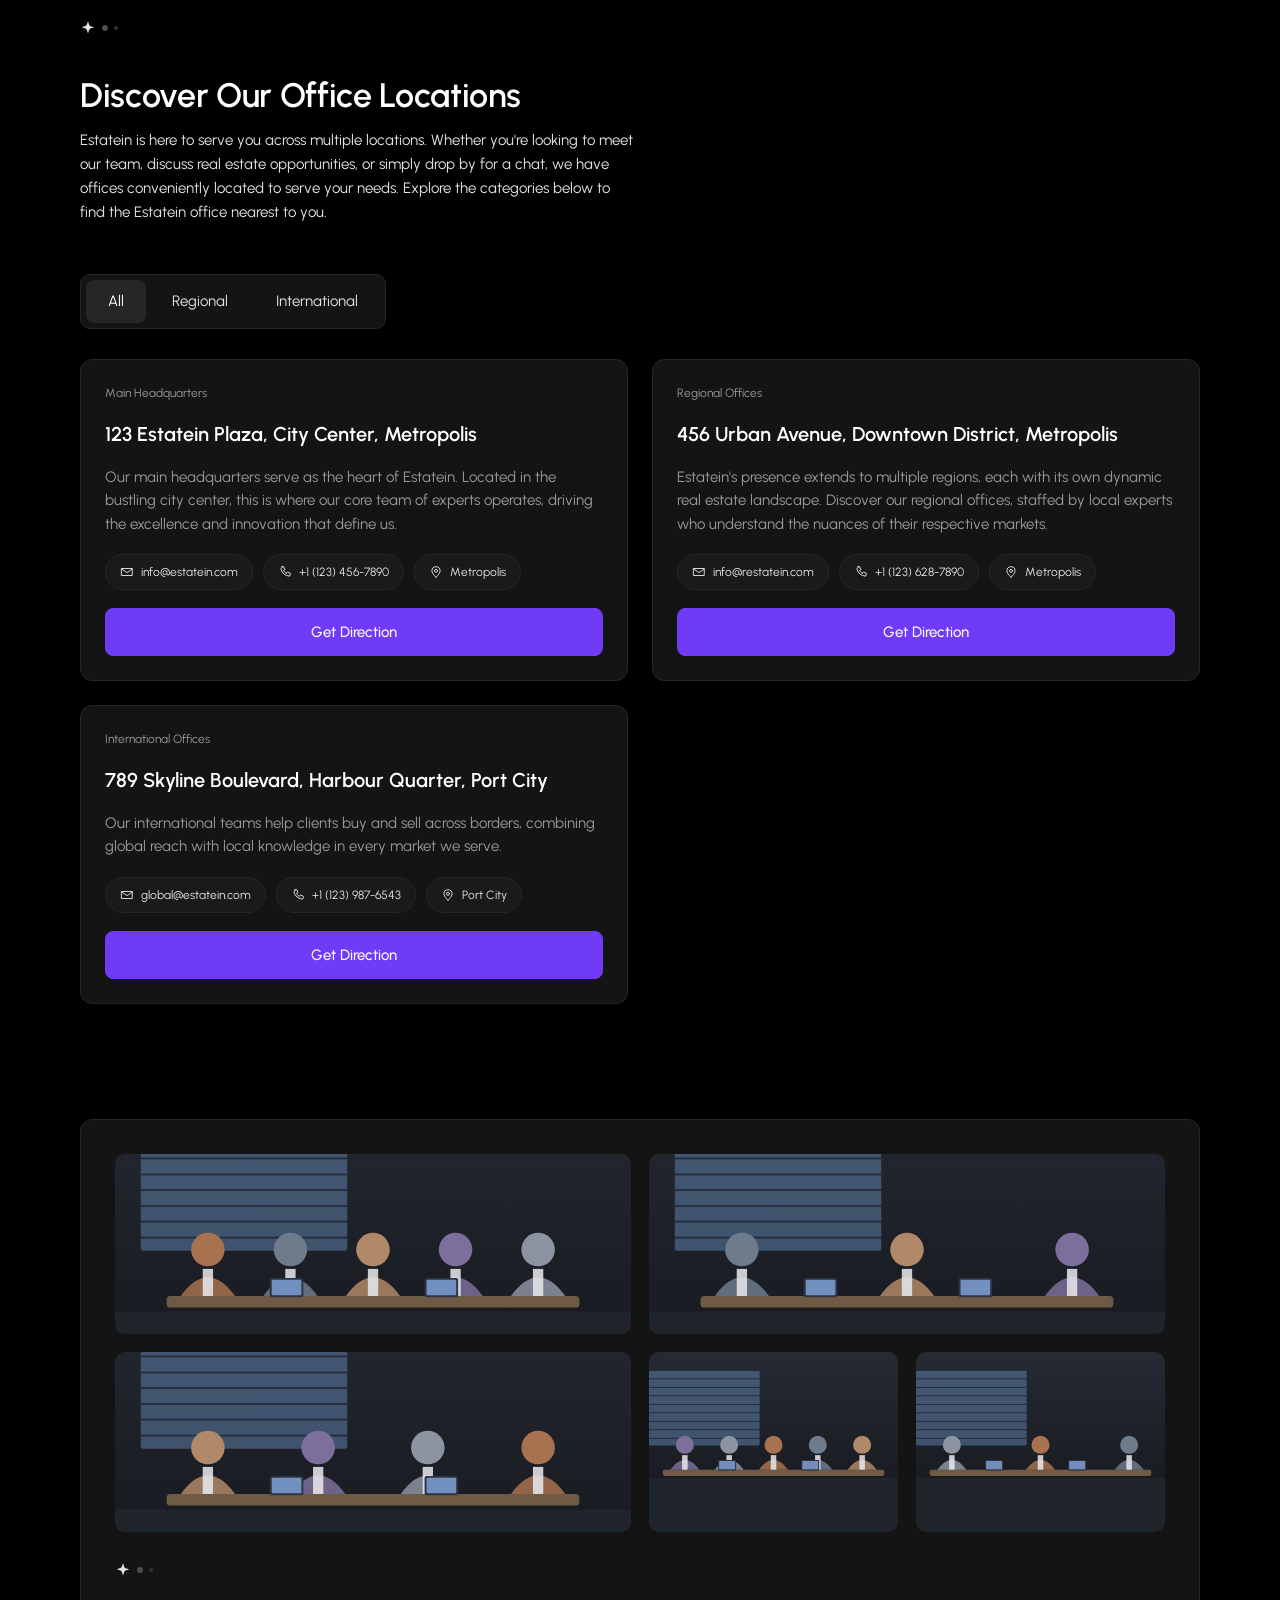
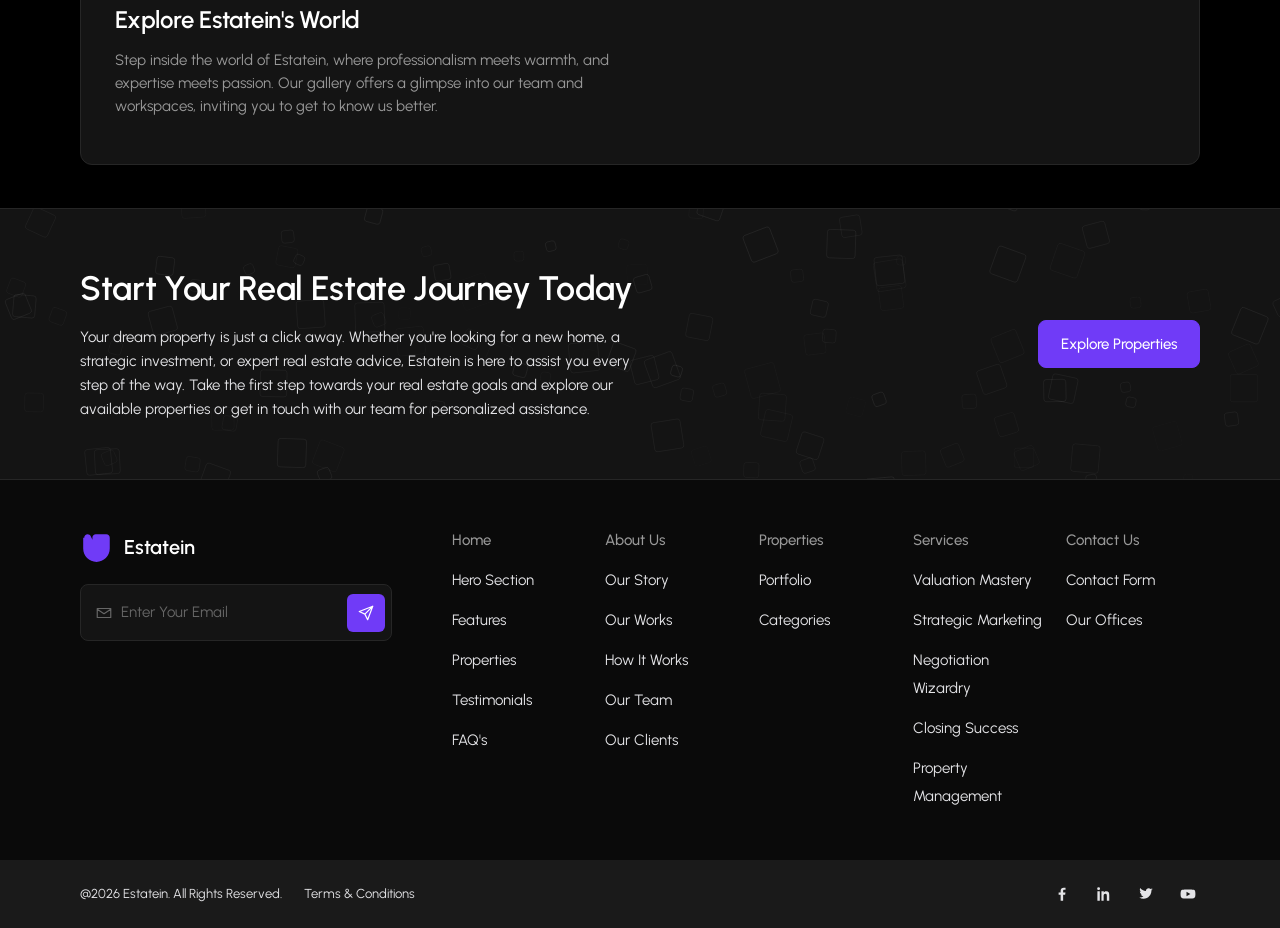
<file: contact.html>
<!DOCTYPE html>
<html lang="en">
<head>
  <meta charset="UTF-8">
  <meta name="viewport" content="width=device-width, initial-scale=1">
  <meta name="description" content="Contact Estatein: offices, phone, email and a form to start a conversation.">
  <title>Contact Us — Estatein</title>
  <link rel="icon" href="img/favicon.svg" type="image/svg+xml">
  <link rel="preconnect" href="https://fonts.googleapis.com">
  <link rel="preconnect" href="https://fonts.gstatic.com" crossorigin>
  <link href="https://fonts.googleapis.com/css2?family=Urbanist:wght@400;500;600;700&display=swap" rel="stylesheet">
  <link rel="stylesheet" href="css/style.css">
</head>
<body class="">
<svg class="sprite" xmlns="http://www.w3.org/2000/svg" aria-hidden="true" focusable="false">
  <symbol id="i-logo" viewBox="0 0 32 32"><path fill="currentColor" d="M4 7.2C4 5.4 5.4 4 7.2 4c1.2 0 2.3.7 2.9 1.8l1.6 3.4V7.2C11.7 5.4 13.1 4 14.9 4h9.9C26.6 4 28 5.4 28 7.2v10.2C28 24.4 22.4 30 15.5 30S3 24.4 3 17.4V7.2H4z"/></symbol>
  <symbol id="i-sparkle" viewBox="0 0 24 24"><path fill="currentColor" d="M12 2l1.9 5.6c.3.9 1 1.6 1.9 1.9L21.4 11l-5.6 1.9c-.9.3-1.6 1-1.9 1.9L12 20.4l-1.9-5.6c-.3-.9-1-1.6-1.9-1.9L2.6 11l5.6-1.9c.9-.3 1.6-1 1.9-1.9L12 2z"/></symbol>
  <symbol id="i-star" viewBox="0 0 24 24"><path fill="currentColor" d="M12 2.6l2.9 5.9 6.5.9-4.7 4.6 1.1 6.4L12 17.4l-5.8 3 1.1-6.4L2.6 9.4l6.5-.9L12 2.6z"/></symbol>
  <symbol id="i-arrow-ur" viewBox="0 0 24 24" fill="none" stroke="currentColor" stroke-width="1.8" stroke-linecap="round" stroke-linejoin="round"><path d="M7 17 17 7M8 7h9v9"/></symbol>
  <symbol id="i-arrow-left" viewBox="0 0 24 24" fill="none" stroke="currentColor" stroke-width="1.8" stroke-linecap="round" stroke-linejoin="round"><path d="M19 12H5m0 0 6-6m-6 6 6 6"/></symbol>
  <symbol id="i-arrow-right" viewBox="0 0 24 24" fill="none" stroke="currentColor" stroke-width="1.8" stroke-linecap="round" stroke-linejoin="round"><path d="M5 12h14m0 0-6-6m6 6-6 6"/></symbol>
  <symbol id="i-close" viewBox="0 0 24 24" fill="none" stroke="currentColor" stroke-width="2" stroke-linecap="round"><path d="M6 6l12 12M18 6L6 18"/></symbol>
  <symbol id="i-burger" viewBox="0 0 24 24" fill="none" stroke="currentColor" stroke-width="1.8" stroke-linecap="round"><path d="M4 7h16M4 12h16M4 17h16"/></symbol>
  <symbol id="i-bed" viewBox="0 0 24 24" fill="none" stroke="currentColor" stroke-width="1.6" stroke-linecap="round" stroke-linejoin="round"><path d="M3 18v-7h18v7M3 18v2m18-2v2M3 11V6m4 5V9a2 2 0 0 1 2-2h2a2 2 0 0 1 2 2v2m0 0V9a2 2 0 0 1 2-2h2a2 2 0 0 1 2 2v2"/></symbol>
  <symbol id="i-bath" viewBox="0 0 24 24" fill="none" stroke="currentColor" stroke-width="1.6" stroke-linecap="round" stroke-linejoin="round"><path d="M3 12h18v3a4 4 0 0 1-4 4H7a4 4 0 0 1-4-4v-3zM6 12V6a2 2 0 0 1 2-2h1M6 19l-1 2m14-2 1 2"/></symbol>
  <symbol id="i-villa" viewBox="0 0 24 24" fill="none" stroke="currentColor" stroke-width="1.6" stroke-linecap="round" stroke-linejoin="round"><path d="M3 11l9-7 9 7M5 10v10h14V10M10 20v-5h4v5"/></symbol>
  <symbol id="i-area" viewBox="0 0 24 24" fill="none" stroke="currentColor" stroke-width="1.6" stroke-linecap="round" stroke-linejoin="round"><path d="M4 4h16v16H4zM9 4v16M4 9h16"/></symbol>
  <symbol id="i-mail" viewBox="0 0 24 24" fill="none" stroke="currentColor" stroke-width="1.6" stroke-linecap="round" stroke-linejoin="round"><path d="M3 6h18v12H3zM3 7l9 6 9-6"/></symbol>
  <symbol id="i-phone" viewBox="0 0 24 24" fill="none" stroke="currentColor" stroke-width="1.6" stroke-linecap="round" stroke-linejoin="round"><path d="M7 3h3l2 5-2.5 1.5a12 12 0 0 0 5 5L16 12l5 2v3a2 2 0 0 1-2.2 2A16.8 16.8 0 0 1 5 7.2 2 2 0 0 1 7 5V3z"/></symbol>
  <symbol id="i-pin" viewBox="0 0 24 24" fill="none" stroke="currentColor" stroke-width="1.6" stroke-linecap="round" stroke-linejoin="round"><path d="M12 21s7-6.2 7-11a7 7 0 1 0-14 0c0 4.8 7 11 7 11z"/><circle cx="12" cy="10" r="2.6"/></symbol>
  <symbol id="i-send" viewBox="0 0 24 24" fill="none" stroke="currentColor" stroke-width="1.6" stroke-linecap="round" stroke-linejoin="round"><path d="M21 3 10.5 13.5M21 3l-6.8 18-3.7-7.5L3 10l18-7z"/></symbol>
  <symbol id="i-search" viewBox="0 0 24 24" fill="none" stroke="currentColor" stroke-width="1.8" stroke-linecap="round"><circle cx="11" cy="11" r="6.5"/><path d="m16 16 4.5 4.5"/></symbol>
  <symbol id="i-chevron" viewBox="0 0 24 24" fill="none" stroke="currentColor" stroke-width="1.8" stroke-linecap="round" stroke-linejoin="round"><path d="m6 9 6 6 6-6"/></symbol>
  <symbol id="i-bolt" viewBox="0 0 24 24"><path fill="currentColor" d="M13 2 4 14h6l-1 8 9-12h-6l1-8z"/></symbol>
  <symbol id="i-check" viewBox="0 0 24 24" fill="none" stroke="currentColor" stroke-width="2" stroke-linecap="round" stroke-linejoin="round"><path d="m5 13 4 4 10-10"/></symbol>
  <symbol id="i-shop" viewBox="0 0 24 24" fill="none" stroke="currentColor" stroke-width="1.6" stroke-linecap="round" stroke-linejoin="round"><path d="M4 9h16l-1 11H5L4 9zM4 9l2-5h12l2 5M9 13v3m6-3v3"/></symbol>
  <symbol id="i-wallet" viewBox="0 0 24 24" fill="none" stroke="currentColor" stroke-width="1.6" stroke-linecap="round" stroke-linejoin="round"><path d="M3 7h15a2 2 0 0 1 2 2v8a2 2 0 0 1-2 2H5a2 2 0 0 1-2-2V7zm0 0 12-3v3"/><circle cx="16.5" cy="13" r="1.3"/></symbol>
  <symbol id="i-building" viewBox="0 0 24 24" fill="none" stroke="currentColor" stroke-width="1.6" stroke-linecap="round" stroke-linejoin="round"><path d="M4 21V5l7-3v19M4 21h16M11 21V9l8 2v10M7 9h1m-1 4h1m-1 4h1m6-4h2m-2 4h2"/></symbol>
  <symbol id="i-sun" viewBox="0 0 24 24" fill="none" stroke="currentColor" stroke-width="1.6" stroke-linecap="round"><circle cx="12" cy="12" r="4"/><path d="M12 2v2m0 16v2M2 12h2m16 0h2M4.9 4.9l1.4 1.4m11.4 11.4 1.4 1.4M19.1 4.9l-1.4 1.4M6.3 17.7l-1.4 1.4"/></symbol>
  <symbol id="i-chart" viewBox="0 0 24 24" fill="none" stroke="currentColor" stroke-width="1.8" stroke-linecap="round"><path d="M5 20V10m7 10V4m7 16v-7"/></symbol>
  <symbol id="i-target" viewBox="0 0 24 24" fill="none" stroke="currentColor" stroke-width="1.6"><circle cx="12" cy="12" r="8"/><circle cx="12" cy="12" r="4"/><circle cx="12" cy="12" r="1" fill="currentColor"/></symbol>
  <symbol id="i-layers" viewBox="0 0 24 24" fill="none" stroke="currentColor" stroke-width="1.6" stroke-linecap="round" stroke-linejoin="round"><path d="m12 3 9 5-9 5-9-5 9-5zM3 13l9 5 9-5M3 17l9 5 9-5"/></symbol>
  <symbol id="i-key" viewBox="0 0 24 24" fill="none" stroke="currentColor" stroke-width="1.6" stroke-linecap="round" stroke-linejoin="round"><circle cx="8" cy="8" r="4.5"/><path d="m11.5 11.5 8 8M17 17l2-2m-4-1 2-2"/></symbol>
  <symbol id="i-users" viewBox="0 0 24 24" fill="none" stroke="currentColor" stroke-width="1.6" stroke-linecap="round" stroke-linejoin="round"><circle cx="9" cy="8" r="3.4"/><path d="M3 20a6 6 0 0 1 12 0M16.5 5.2a3.4 3.4 0 0 1 0 6.6M17 14.6a6 6 0 0 1 4 5.4"/></symbol>
  <symbol id="i-wrench" viewBox="0 0 24 24" fill="none" stroke="currentColor" stroke-width="1.6" stroke-linecap="round" stroke-linejoin="round"><path d="M15.5 3.5a5.5 5.5 0 0 0-6.6 7.1L3.5 16v4.5H8l5.4-5.4a5.5 5.5 0 0 0 7.1-6.6l-3 3-2.9-.6-.6-2.9 3-3z"/></symbol>
  <symbol id="i-shield" viewBox="0 0 24 24" fill="none" stroke="currentColor" stroke-width="1.6" stroke-linecap="round" stroke-linejoin="round"><path d="M12 3l8 3v6c0 4.6-3.3 8.4-8 9.5C7.3 20.4 4 16.6 4 12V6l8-3z"/><path d="m9 12 2 2 4-4"/></symbol>
  <symbol id="i-cap" viewBox="0 0 24 24" fill="none" stroke="currentColor" stroke-width="1.6" stroke-linecap="round" stroke-linejoin="round"><path d="m12 4 10 5-10 5L2 9l10-5zM6 11.5V16c0 1.7 2.7 3 6 3s6-1.3 6-3v-4.5"/></symbol>
  <symbol id="i-heart" viewBox="0 0 24 24" fill="none" stroke="currentColor" stroke-width="1.6" stroke-linecap="round" stroke-linejoin="round"><path d="M12 20s-7-4.4-7-9.2A4 4 0 0 1 12 8a4 4 0 0 1 7 2.8C19 15.6 12 20 12 20z"/></symbol>
  <symbol id="i-grid" viewBox="0 0 24 24" fill="none" stroke="currentColor" stroke-width="1.6"><path d="M4 4h6v6H4zM14 4h6v6h-6zM4 14h6v6H4zM14 14h6v6h-6z"/></symbol>
  <symbol id="i-tag" viewBox="0 0 24 24" fill="none" stroke="currentColor" stroke-width="1.6" stroke-linecap="round" stroke-linejoin="round"><path d="M3 12.5V4h8.5L21 13.5 13.5 21 3 12.5z"/><circle cx="7.5" cy="7.5" r="1.3"/></symbol>
  <symbol id="i-fb" viewBox="0 0 24 24"><path fill="currentColor" d="M13.5 21v-8h2.7l.4-3.1h-3.1V7.9c0-.9.25-1.5 1.55-1.5h1.65V3.6c-.3 0-1.3-.1-2.45-.1-2.4 0-4.05 1.5-4.05 4.2v2.2H7.5V13h2.7v8h3.3z"/></symbol>
  <symbol id="i-in" viewBox="0 0 24 24"><path fill="currentColor" d="M4.8 3a1.9 1.9 0 1 0 0 3.8 1.9 1.9 0 0 0 0-3.8zM3.2 8.4h3.2V21H3.2V8.4zm5.4 0h3.1v1.7h.05c.45-.8 1.55-1.7 3.2-1.7 3.4 0 4.05 2.2 4.05 5.1V21h-3.2v-6c0-1.4 0-3.3-2-3.3s-2.3 1.5-2.3 3.2V21H8.6V8.4z"/></symbol>
  <symbol id="i-tw" viewBox="0 0 24 24"><path fill="currentColor" d="M21 5.9c-.7.3-1.4.5-2.1.6.8-.5 1.3-1.2 1.6-2.1-.7.4-1.5.7-2.4.9A3.7 3.7 0 0 0 11.8 8c-3-.2-5.7-1.6-7.5-3.9-.3.6-.5 1.2-.5 2 0 1.3.7 2.4 1.7 3.1-.6 0-1.2-.2-1.7-.5 0 1.8 1.3 3.3 3 3.7-.3.1-.7.1-1 .1-.2 0-.5 0-.7-.1.5 1.5 1.9 2.6 3.5 2.6A7.4 7.4 0 0 1 3 16.6a10.4 10.4 0 0 0 5.7 1.7c6.8 0 10.5-5.7 10.5-10.6v-.5c.7-.5 1.3-1.2 1.8-1.9z"/></symbol>
  <symbol id="i-yt" viewBox="0 0 24 24"><path fill="currentColor" d="M21.5 8.2a2.5 2.5 0 0 0-1.7-1.8C18.3 6 12 6 12 6s-6.3 0-7.8.4A2.5 2.5 0 0 0 2.5 8.2C2.1 9.7 2.1 12 2.1 12s0 2.3.4 3.8a2.5 2.5 0 0 0 1.7 1.8C5.7 18 12 18 12 18s6.3 0 7.8-.4a2.5 2.5 0 0 0 1.7-1.8c.4-1.5.4-3.8.4-3.8s0-2.3-.4-3.8zM10 15V9l5.2 3L10 15z"/></symbol>
</svg>

  <div class="topbar" data-topbar>
    <div class="topbar__inner">
      <span class="topbar__text">✨ Discover Your Dream Property with Estatein</span>
      <a class="topbar__link" href="properties.html">Learn More</a>
      <button class="topbar__close" type="button" data-topbar-close aria-label="Close announcement">
        <svg><use href="#i-close"></use></svg>
      </button>
    </div>
  </div>

  <header class="header">
    <div class="container header__inner">
      <a class="logo" href="index.html">
        <svg class="logo__mark" aria-hidden="true"><use href="#i-logo"></use></svg>
        <span>Estatein</span>
      </a>

      <nav class="nav" aria-label="Main">
        <ul class="nav__list"><li><a class="nav__link" href="index.html">Home</a></li><li><a class="nav__link" href="about.html">About Us</a></li><li><a class="nav__link" href="properties.html">Properties</a></li><li><a class="nav__link" href="services.html">Services</a></li></ul>
      </nav>

      <a class="btn header__cta is-active" href="contact.html">Contact Us</a>

      <button class="burger" type="button" data-menu-open aria-label="Open menu" aria-expanded="false">
        <svg><use href="#i-burger"></use></svg>
      </button>
    </div>
  </header>

  <div class="mobile-menu" data-menu aria-hidden="true">
    <div class="mobile-menu__top">
      <a class="logo" href="index.html">
        <svg class="logo__mark" aria-hidden="true"><use href="#i-logo"></use></svg>
        <span>Estatein</span>
      </a>
      <button class="mobile-menu__close" type="button" data-menu-close aria-label="Close menu">
        <svg><use href="#i-close"></use></svg>
      </button>
    </div>
    <nav class="mobile-menu__list" aria-label="Mobile"><a class="" href="index.html">Home</a><a class="" href="about.html">About Us</a><a class="" href="properties.html">Properties</a><a class="" href="services.html">Services</a>
      <a class="is-active" href="contact.html">Contact Us</a>
    </nav>
    <a class="btn btn--primary btn--block" href="contact.html">Contact Us</a>
  </div>

  <main>
  <section class="page-hero">
    <img class="page-hero__pattern" src="img/pattern-lines.svg" alt="" aria-hidden="true">
    <div class="container page-hero__inner">
      <h1>Get in Touch with Estatein</h1>
      <p class="page-hero__text">Welcome to Estatein's Contact Us page. We're here to assist you with any inquiries,
        requests, or feedback you may have. Whether you're looking to buy or sell a property, explore investment
        opportunities, or simply want to connect, we're just a message away. Reach out to us, and let's start a
        conversation.</p>
    </div>
  </section>

  <section class="features">
    <div class="contact-card">
      <span class="contact-card__icon"><svg aria-hidden="true"><use href="#i-mail"></use></svg></span>
      <a class="contact-card__value" href="mailto:info@estatein.com">info@estatein.com</a>
      <svg class="feature__arrow" aria-hidden="true"><use href="#i-arrow-ur"></use></svg>
    </div>
    <div class="contact-card">
      <span class="contact-card__icon"><svg aria-hidden="true"><use href="#i-phone"></use></svg></span>
      <a class="contact-card__value" href="tel:+11234567890">+1 (123) 456-7890</a>
      <svg class="feature__arrow" aria-hidden="true"><use href="#i-arrow-ur"></use></svg>
    </div>
    <div class="contact-card">
      <span class="contact-card__icon"><svg aria-hidden="true"><use href="#i-pin"></use></svg></span>
      <span class="contact-card__value">Main Headquarters</span>
      <svg class="feature__arrow" aria-hidden="true"><use href="#i-arrow-ur"></use></svg>
    </div>
    <div class="contact-card">
      <span class="contact-card__icon"><svg aria-hidden="true"><use href="#i-logo"></use></svg></span>
      <span class="contact-card__links">
        <a href="#">Instagram</a><a href="#">LinkedIn</a><a href="#">Facebook</a>
      </span>
      <svg class="feature__arrow" aria-hidden="true"><use href="#i-arrow-ur"></use></svg>
    </div>
  </section>

  <section class="section" id="connect">
    <div class="container">
      <div class="section-head">
        <div class="eyebrow section-head__eyebrow"><svg class="eyebrow__star"><use href="#i-sparkle"></use></svg><span class="eyebrow__dot"></span><span class="eyebrow__dot"></span></div>
        <div class="section-head__main">
          <h2>Let's Connect</h2>
          <p class="lead">We're excited to connect with you and learn more about your real estate goals. Use the form below to get in touch with Estatein. Whether you're a prospective client, partner, or simply curious about our services, we're here to answer your questions and provide the assistance you need.</p>
        </div>
        
      </div>
      <form class="form" data-form novalidate>
        <div class="form__grid form__grid--3">
          <label class="field"><span>First Name</span>
            <span class="control"><input type="text" name="first-name" placeholder="Enter First Name" required></span>
            <span class="field__error">Required field</span>
          </label>
          <label class="field"><span>Last Name</span>
            <span class="control"><input type="text" name="last-name" placeholder="Enter Last Name" required></span>
            <span class="field__error">Required field</span>
          </label>
          <label class="field"><span>Email</span>
            <span class="control"><input type="email" name="email" placeholder="Enter your Email" required></span>
            <span class="field__error">Enter a valid email</span>
          </label>
          <label class="field"><span>Phone</span>
            <span class="control"><input type="tel" name="phone" placeholder="Enter Phone Number"></span>
          </label>
          <label class="field"><span>Inquiry Type</span>
            <span class="control control--select">
              <select name="inquiry"><option value="">Select Inquiry Type</option><option>Buying a property</option><option>Selling a property</option><option>Investment advisory</option></select>
              <svg class="control__chevron" aria-hidden="true"><use href="#i-chevron"></use></svg>
            </span>
          </label>
          <label class="field"><span>How Did You Hear About Us?</span>
            <span class="control control--select">
              <select name="source"><option value="">Select</option><option>Search engine</option><option>Social media</option><option>Friend or colleague</option></select>
              <svg class="control__chevron" aria-hidden="true"><use href="#i-chevron"></use></svg>
            </span>
          </label>
        </div>
        <label class="field field--full"><span>Message</span>
          <span class="control"><textarea name="message" placeholder="Enter your Message here.."></textarea></span>
        </label>
        <div class="form__foot">
          <label class="checkbox">
            <input type="checkbox" name="agree" required>
            <span>I agree with <a href="#">Terms of Use</a> and <a href="#">Privacy Policy</a></span>
          </label>
          <button class="btn btn--primary" type="submit">Send Your Message</button>
        </div>
        <p class="form__status" data-form-status role="status"></p>
      </form>
    </div>
  </section>

  <section class="section" id="offices">
    <div class="container">
      <div class="section-head">
        <div class="eyebrow section-head__eyebrow"><svg class="eyebrow__star"><use href="#i-sparkle"></use></svg><span class="eyebrow__dot"></span><span class="eyebrow__dot"></span></div>
        <div class="section-head__main">
          <h2>Discover Our Office Locations</h2>
          <p class="lead">Estatein is here to serve you across multiple locations. Whether you're looking to meet our team, discuss real estate opportunities, or simply drop by for a chat, we have offices conveniently located to serve your needs. Explore the categories below to find the Estatein office nearest to you.</p>
        </div>
        
      </div>
      <div class="tabs" role="tablist" data-tabs="#offices-list">
        <button type="button" class="is-active" role="tab" aria-selected="true" data-tab="all">All</button>
        <button type="button" role="tab" aria-selected="false" data-tab="regional">Regional</button>
        <button type="button" role="tab" aria-selected="false" data-tab="international">International</button>
      </div>
      <div class="cards-grid cards-grid--2" id="offices-list">
        <article class="office" data-tab-item="main">
          <p class="office__kind">Main Headquarters</p>
          <h3 class="office__title">123 Estatein Plaza, City Center, Metropolis</h3>
          <p class="office__text">Our main headquarters serve as the heart of Estatein. Located in the bustling city center, this is where our core team of experts operates, driving the excellence and innovation that define us.</p>
          <ul class="office__meta">
            <li class="tag"><svg aria-hidden="true"><use href="#i-mail"></use></svg>info@estatein.com</li>
            <li class="tag"><svg aria-hidden="true"><use href="#i-phone"></use></svg>+1 (123) 456-7890</li>
            <li class="tag"><svg aria-hidden="true"><use href="#i-pin"></use></svg>Metropolis</li>
          </ul>
          <a class="btn btn--primary btn--block" href="#">Get Direction</a>
        </article>
        <article class="office" data-tab-item="regional">
          <p class="office__kind">Regional Offices</p>
          <h3 class="office__title">456 Urban Avenue, Downtown District, Metropolis</h3>
          <p class="office__text">Estatein's presence extends to multiple regions, each with its own dynamic real estate landscape. Discover our regional offices, staffed by local experts who understand the nuances of their respective markets.</p>
          <ul class="office__meta">
            <li class="tag"><svg aria-hidden="true"><use href="#i-mail"></use></svg>info@restatein.com</li>
            <li class="tag"><svg aria-hidden="true"><use href="#i-phone"></use></svg>+1 (123) 628-7890</li>
            <li class="tag"><svg aria-hidden="true"><use href="#i-pin"></use></svg>Metropolis</li>
          </ul>
          <a class="btn btn--primary btn--block" href="#">Get Direction</a>
        </article>
        <article class="office" data-tab-item="international">
          <p class="office__kind">International Offices</p>
          <h3 class="office__title">789 Skyline Boulevard, Harbour Quarter, Port City</h3>
          <p class="office__text">Our international teams help clients buy and sell across borders, combining global reach with local knowledge in every market we serve.</p>
          <ul class="office__meta">
            <li class="tag"><svg aria-hidden="true"><use href="#i-mail"></use></svg>global@estatein.com</li>
            <li class="tag"><svg aria-hidden="true"><use href="#i-phone"></use></svg>+1 (123) 987-6543</li>
            <li class="tag"><svg aria-hidden="true"><use href="#i-pin"></use></svg>Port City</li>
          </ul>
          <a class="btn btn--primary btn--block" href="#">Get Direction</a>
        </article>
      </div>
    </div>
  </section>

  <section class="section section--tight" id="world">
    <div class="container">
      <div class="panel">
        <div class="gallery">
        <img src="img/gallery/office-1.svg" alt="Estatein office life" loading="lazy" width="800" height="520">
        <img src="img/gallery/office-2.svg" alt="Estatein office life" loading="lazy" width="800" height="520">
        <img src="img/gallery/office-3.svg" alt="Estatein office life" loading="lazy" width="800" height="520">
        <img src="img/gallery/office-4.svg" alt="Estatein office life" loading="lazy" width="800" height="520">
        <img src="img/gallery/office-5.svg" alt="Estatein office life" loading="lazy" width="800" height="520">
          <div class="gallery__caption">
            <div class="eyebrow section-head__eyebrow"><svg class="eyebrow__star"><use href="#i-sparkle"></use></svg><span class="eyebrow__dot"></span><span class="eyebrow__dot"></span></div>
            <h2 class="h3">Explore Estatein's World</h2>
            <p class="service__text">Step inside the world of Estatein, where professionalism meets warmth, and
              expertise meets passion. Our gallery offers a glimpse into our team and workspaces, inviting you to get
              to know us better.</p>
          </div>
        </div>
      </div>
    </div>
  </section>

  <section class="cta">
    <img class="cta__pattern" src="img/pattern-cta.svg" alt="" aria-hidden="true">
    <div class="container cta__inner">
      <div class="cta__text">
        <h2>Start Your Real Estate Journey Today</h2>
        <p class="lead">Your dream property is just a click away. Whether you're looking for a new home, a strategic
          investment, or expert real estate advice, Estatein is here to assist you every step of the way. Take the first
          step towards your real estate goals and explore our available properties or get in touch with our team for
          personalized assistance.</p>
      </div>
      <div class="cta__action">
        <a class="btn btn--primary" href="properties.html">Explore Properties</a>
      </div>
    </div>
  </section>
  </main>

  <footer class="footer">
    <div class="container footer__top">
      <div class="footer__brand">
        <a class="logo" href="index.html">
          <svg class="logo__mark" aria-hidden="true"><use href="#i-logo"></use></svg>
          <span>Estatein</span>
        </a>
        <form class="subscribe" data-form novalidate>
          <svg class="subscribe__icon" aria-hidden="true"><use href="#i-mail"></use></svg>
          <input type="email" name="email" placeholder="Enter Your Email" aria-label="Enter your email" required>
          <button class="subscribe__btn" type="submit" aria-label="Subscribe">
            <svg><use href="#i-send"></use></svg>
          </button>
        </form>
      </div>

      <div class="footer__cols">
        <div class="footer__col">
          <h3>Home</h3>
          <ul>
            <li><a href="index.html#hero">Hero Section</a></li>
            <li><a href="index.html#features">Features</a></li>
            <li><a href="index.html#properties">Properties</a></li>
            <li><a href="index.html#testimonials">Testimonials</a></li>
            <li><a href="index.html#faq">FAQ's</a></li>
          </ul>
        </div>
        <div class="footer__col">
          <h3>About Us</h3>
          <ul>
            <li><a href="about.html#journey">Our Story</a></li>
            <li><a href="about.html#achievements">Our Works</a></li>
            <li><a href="about.html#steps">How It Works</a></li>
            <li><a href="about.html#team">Our Team</a></li>
            <li><a href="about.html#clients">Our Clients</a></li>
          </ul>
        </div>
        <div class="footer__col">
          <h3>Properties</h3>
          <ul>
            <li><a href="properties.html#catalog">Portfolio</a></li>
            <li><a href="properties.html#catalog">Categories</a></li>
          </ul>
        </div>
        <div class="footer__col">
          <h3>Services</h3>
          <ul>
            <li><a href="services.html#selling">Valuation Mastery</a></li>
            <li><a href="services.html#selling">Strategic Marketing</a></li>
            <li><a href="services.html#selling">Negotiation Wizardry</a></li>
            <li><a href="services.html#selling">Closing Success</a></li>
            <li><a href="services.html#management">Property Management</a></li>
          </ul>
        </div>
        <div class="footer__col">
          <h3>Contact Us</h3>
          <ul>
            <li><a href="contact.html#connect">Contact Form</a></li>
            <li><a href="contact.html#offices">Our Offices</a></li>
          </ul>
        </div>
      </div>
    </div>

    <div class="footer__bottom">
      <div class="container footer__bottom-inner">
        <div class="footer__legal">
          <span>@<span data-year>2023</span> Estatein. All Rights Reserved.</span>
          <a href="#">Terms &amp; Conditions</a>
        </div>
        <div class="socials">
          <a href="#" aria-label="Facebook"><svg><use href="#i-fb"></use></svg></a>
          <a href="#" aria-label="LinkedIn"><svg><use href="#i-in"></use></svg></a>
          <a href="#" aria-label="Twitter"><svg><use href="#i-tw"></use></svg></a>
          <a href="#" aria-label="YouTube"><svg><use href="#i-yt"></use></svg></a>
        </div>
      </div>
    </div>
  </footer>

  <script src="js/main.js"></script>
</body>
</html>
</file>
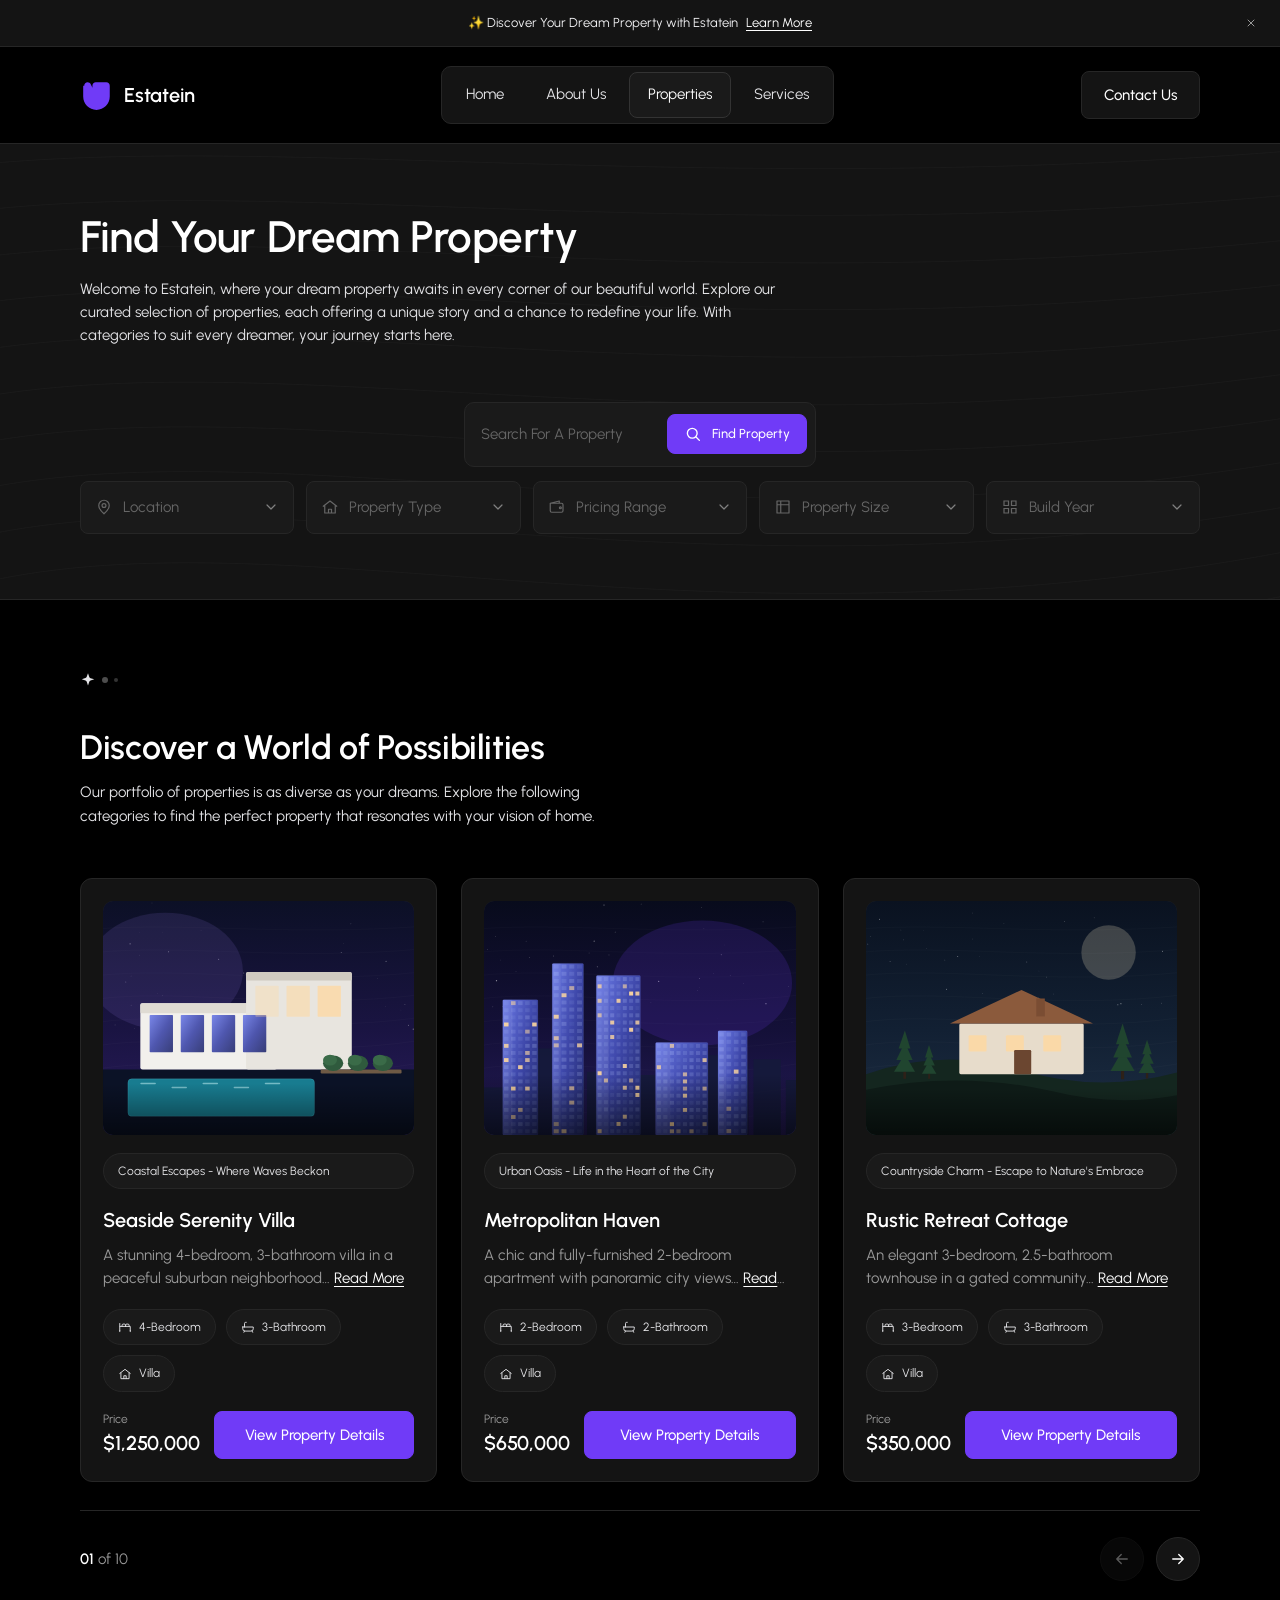
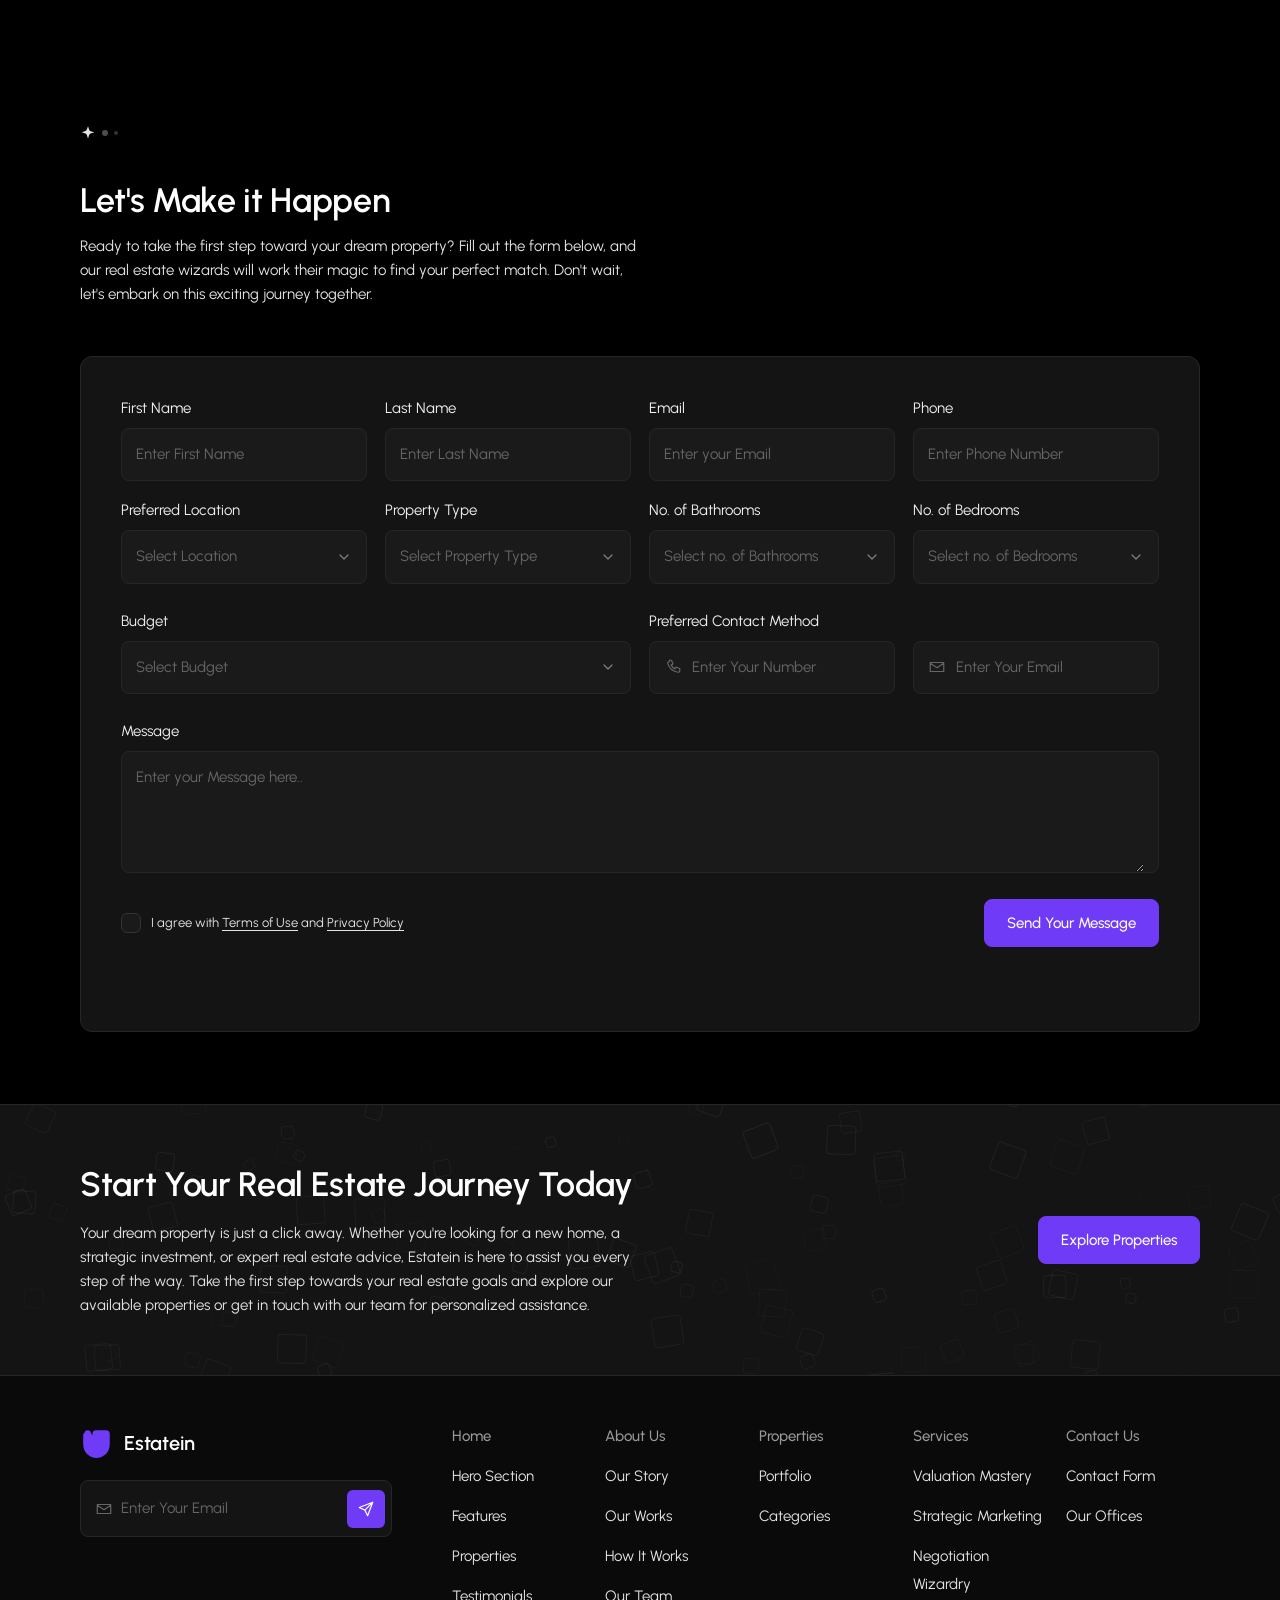
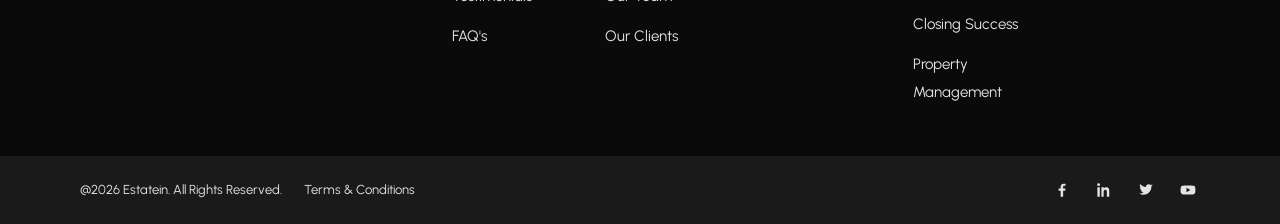
<file: properties.html>
<!DOCTYPE html>
<html lang="en">
<head>
  <meta charset="UTF-8">
  <meta name="viewport" content="width=device-width, initial-scale=1">
  <meta name="description" content="Browse Estatein property listings: villas, apartments, lofts and family houses.">
  <title>Properties — Estatein</title>
  <link rel="icon" href="img/favicon.svg" type="image/svg+xml">
  <link rel="preconnect" href="https://fonts.googleapis.com">
  <link rel="preconnect" href="https://fonts.gstatic.com" crossorigin>
  <link href="https://fonts.googleapis.com/css2?family=Urbanist:wght@400;500;600;700&display=swap" rel="stylesheet">
  <link rel="stylesheet" href="css/style.css">
</head>
<body class="">
<svg class="sprite" xmlns="http://www.w3.org/2000/svg" aria-hidden="true" focusable="false">
  <symbol id="i-logo" viewBox="0 0 32 32"><path fill="currentColor" d="M4 7.2C4 5.4 5.4 4 7.2 4c1.2 0 2.3.7 2.9 1.8l1.6 3.4V7.2C11.7 5.4 13.1 4 14.9 4h9.9C26.6 4 28 5.4 28 7.2v10.2C28 24.4 22.4 30 15.5 30S3 24.4 3 17.4V7.2H4z"/></symbol>
  <symbol id="i-sparkle" viewBox="0 0 24 24"><path fill="currentColor" d="M12 2l1.9 5.6c.3.9 1 1.6 1.9 1.9L21.4 11l-5.6 1.9c-.9.3-1.6 1-1.9 1.9L12 20.4l-1.9-5.6c-.3-.9-1-1.6-1.9-1.9L2.6 11l5.6-1.9c.9-.3 1.6-1 1.9-1.9L12 2z"/></symbol>
  <symbol id="i-star" viewBox="0 0 24 24"><path fill="currentColor" d="M12 2.6l2.9 5.9 6.5.9-4.7 4.6 1.1 6.4L12 17.4l-5.8 3 1.1-6.4L2.6 9.4l6.5-.9L12 2.6z"/></symbol>
  <symbol id="i-arrow-ur" viewBox="0 0 24 24" fill="none" stroke="currentColor" stroke-width="1.8" stroke-linecap="round" stroke-linejoin="round"><path d="M7 17 17 7M8 7h9v9"/></symbol>
  <symbol id="i-arrow-left" viewBox="0 0 24 24" fill="none" stroke="currentColor" stroke-width="1.8" stroke-linecap="round" stroke-linejoin="round"><path d="M19 12H5m0 0 6-6m-6 6 6 6"/></symbol>
  <symbol id="i-arrow-right" viewBox="0 0 24 24" fill="none" stroke="currentColor" stroke-width="1.8" stroke-linecap="round" stroke-linejoin="round"><path d="M5 12h14m0 0-6-6m6 6-6 6"/></symbol>
  <symbol id="i-close" viewBox="0 0 24 24" fill="none" stroke="currentColor" stroke-width="2" stroke-linecap="round"><path d="M6 6l12 12M18 6L6 18"/></symbol>
  <symbol id="i-burger" viewBox="0 0 24 24" fill="none" stroke="currentColor" stroke-width="1.8" stroke-linecap="round"><path d="M4 7h16M4 12h16M4 17h16"/></symbol>
  <symbol id="i-bed" viewBox="0 0 24 24" fill="none" stroke="currentColor" stroke-width="1.6" stroke-linecap="round" stroke-linejoin="round"><path d="M3 18v-7h18v7M3 18v2m18-2v2M3 11V6m4 5V9a2 2 0 0 1 2-2h2a2 2 0 0 1 2 2v2m0 0V9a2 2 0 0 1 2-2h2a2 2 0 0 1 2 2v2"/></symbol>
  <symbol id="i-bath" viewBox="0 0 24 24" fill="none" stroke="currentColor" stroke-width="1.6" stroke-linecap="round" stroke-linejoin="round"><path d="M3 12h18v3a4 4 0 0 1-4 4H7a4 4 0 0 1-4-4v-3zM6 12V6a2 2 0 0 1 2-2h1M6 19l-1 2m14-2 1 2"/></symbol>
  <symbol id="i-villa" viewBox="0 0 24 24" fill="none" stroke="currentColor" stroke-width="1.6" stroke-linecap="round" stroke-linejoin="round"><path d="M3 11l9-7 9 7M5 10v10h14V10M10 20v-5h4v5"/></symbol>
  <symbol id="i-area" viewBox="0 0 24 24" fill="none" stroke="currentColor" stroke-width="1.6" stroke-linecap="round" stroke-linejoin="round"><path d="M4 4h16v16H4zM9 4v16M4 9h16"/></symbol>
  <symbol id="i-mail" viewBox="0 0 24 24" fill="none" stroke="currentColor" stroke-width="1.6" stroke-linecap="round" stroke-linejoin="round"><path d="M3 6h18v12H3zM3 7l9 6 9-6"/></symbol>
  <symbol id="i-phone" viewBox="0 0 24 24" fill="none" stroke="currentColor" stroke-width="1.6" stroke-linecap="round" stroke-linejoin="round"><path d="M7 3h3l2 5-2.5 1.5a12 12 0 0 0 5 5L16 12l5 2v3a2 2 0 0 1-2.2 2A16.8 16.8 0 0 1 5 7.2 2 2 0 0 1 7 5V3z"/></symbol>
  <symbol id="i-pin" viewBox="0 0 24 24" fill="none" stroke="currentColor" stroke-width="1.6" stroke-linecap="round" stroke-linejoin="round"><path d="M12 21s7-6.2 7-11a7 7 0 1 0-14 0c0 4.8 7 11 7 11z"/><circle cx="12" cy="10" r="2.6"/></symbol>
  <symbol id="i-send" viewBox="0 0 24 24" fill="none" stroke="currentColor" stroke-width="1.6" stroke-linecap="round" stroke-linejoin="round"><path d="M21 3 10.5 13.5M21 3l-6.8 18-3.7-7.5L3 10l18-7z"/></symbol>
  <symbol id="i-search" viewBox="0 0 24 24" fill="none" stroke="currentColor" stroke-width="1.8" stroke-linecap="round"><circle cx="11" cy="11" r="6.5"/><path d="m16 16 4.5 4.5"/></symbol>
  <symbol id="i-chevron" viewBox="0 0 24 24" fill="none" stroke="currentColor" stroke-width="1.8" stroke-linecap="round" stroke-linejoin="round"><path d="m6 9 6 6 6-6"/></symbol>
  <symbol id="i-bolt" viewBox="0 0 24 24"><path fill="currentColor" d="M13 2 4 14h6l-1 8 9-12h-6l1-8z"/></symbol>
  <symbol id="i-check" viewBox="0 0 24 24" fill="none" stroke="currentColor" stroke-width="2" stroke-linecap="round" stroke-linejoin="round"><path d="m5 13 4 4 10-10"/></symbol>
  <symbol id="i-shop" viewBox="0 0 24 24" fill="none" stroke="currentColor" stroke-width="1.6" stroke-linecap="round" stroke-linejoin="round"><path d="M4 9h16l-1 11H5L4 9zM4 9l2-5h12l2 5M9 13v3m6-3v3"/></symbol>
  <symbol id="i-wallet" viewBox="0 0 24 24" fill="none" stroke="currentColor" stroke-width="1.6" stroke-linecap="round" stroke-linejoin="round"><path d="M3 7h15a2 2 0 0 1 2 2v8a2 2 0 0 1-2 2H5a2 2 0 0 1-2-2V7zm0 0 12-3v3"/><circle cx="16.5" cy="13" r="1.3"/></symbol>
  <symbol id="i-building" viewBox="0 0 24 24" fill="none" stroke="currentColor" stroke-width="1.6" stroke-linecap="round" stroke-linejoin="round"><path d="M4 21V5l7-3v19M4 21h16M11 21V9l8 2v10M7 9h1m-1 4h1m-1 4h1m6-4h2m-2 4h2"/></symbol>
  <symbol id="i-sun" viewBox="0 0 24 24" fill="none" stroke="currentColor" stroke-width="1.6" stroke-linecap="round"><circle cx="12" cy="12" r="4"/><path d="M12 2v2m0 16v2M2 12h2m16 0h2M4.9 4.9l1.4 1.4m11.4 11.4 1.4 1.4M19.1 4.9l-1.4 1.4M6.3 17.7l-1.4 1.4"/></symbol>
  <symbol id="i-chart" viewBox="0 0 24 24" fill="none" stroke="currentColor" stroke-width="1.8" stroke-linecap="round"><path d="M5 20V10m7 10V4m7 16v-7"/></symbol>
  <symbol id="i-target" viewBox="0 0 24 24" fill="none" stroke="currentColor" stroke-width="1.6"><circle cx="12" cy="12" r="8"/><circle cx="12" cy="12" r="4"/><circle cx="12" cy="12" r="1" fill="currentColor"/></symbol>
  <symbol id="i-layers" viewBox="0 0 24 24" fill="none" stroke="currentColor" stroke-width="1.6" stroke-linecap="round" stroke-linejoin="round"><path d="m12 3 9 5-9 5-9-5 9-5zM3 13l9 5 9-5M3 17l9 5 9-5"/></symbol>
  <symbol id="i-key" viewBox="0 0 24 24" fill="none" stroke="currentColor" stroke-width="1.6" stroke-linecap="round" stroke-linejoin="round"><circle cx="8" cy="8" r="4.5"/><path d="m11.5 11.5 8 8M17 17l2-2m-4-1 2-2"/></symbol>
  <symbol id="i-users" viewBox="0 0 24 24" fill="none" stroke="currentColor" stroke-width="1.6" stroke-linecap="round" stroke-linejoin="round"><circle cx="9" cy="8" r="3.4"/><path d="M3 20a6 6 0 0 1 12 0M16.5 5.2a3.4 3.4 0 0 1 0 6.6M17 14.6a6 6 0 0 1 4 5.4"/></symbol>
  <symbol id="i-wrench" viewBox="0 0 24 24" fill="none" stroke="currentColor" stroke-width="1.6" stroke-linecap="round" stroke-linejoin="round"><path d="M15.5 3.5a5.5 5.5 0 0 0-6.6 7.1L3.5 16v4.5H8l5.4-5.4a5.5 5.5 0 0 0 7.1-6.6l-3 3-2.9-.6-.6-2.9 3-3z"/></symbol>
  <symbol id="i-shield" viewBox="0 0 24 24" fill="none" stroke="currentColor" stroke-width="1.6" stroke-linecap="round" stroke-linejoin="round"><path d="M12 3l8 3v6c0 4.6-3.3 8.4-8 9.5C7.3 20.4 4 16.6 4 12V6l8-3z"/><path d="m9 12 2 2 4-4"/></symbol>
  <symbol id="i-cap" viewBox="0 0 24 24" fill="none" stroke="currentColor" stroke-width="1.6" stroke-linecap="round" stroke-linejoin="round"><path d="m12 4 10 5-10 5L2 9l10-5zM6 11.5V16c0 1.7 2.7 3 6 3s6-1.3 6-3v-4.5"/></symbol>
  <symbol id="i-heart" viewBox="0 0 24 24" fill="none" stroke="currentColor" stroke-width="1.6" stroke-linecap="round" stroke-linejoin="round"><path d="M12 20s-7-4.4-7-9.2A4 4 0 0 1 12 8a4 4 0 0 1 7 2.8C19 15.6 12 20 12 20z"/></symbol>
  <symbol id="i-grid" viewBox="0 0 24 24" fill="none" stroke="currentColor" stroke-width="1.6"><path d="M4 4h6v6H4zM14 4h6v6h-6zM4 14h6v6H4zM14 14h6v6h-6z"/></symbol>
  <symbol id="i-tag" viewBox="0 0 24 24" fill="none" stroke="currentColor" stroke-width="1.6" stroke-linecap="round" stroke-linejoin="round"><path d="M3 12.5V4h8.5L21 13.5 13.5 21 3 12.5z"/><circle cx="7.5" cy="7.5" r="1.3"/></symbol>
  <symbol id="i-fb" viewBox="0 0 24 24"><path fill="currentColor" d="M13.5 21v-8h2.7l.4-3.1h-3.1V7.9c0-.9.25-1.5 1.55-1.5h1.65V3.6c-.3 0-1.3-.1-2.45-.1-2.4 0-4.05 1.5-4.05 4.2v2.2H7.5V13h2.7v8h3.3z"/></symbol>
  <symbol id="i-in" viewBox="0 0 24 24"><path fill="currentColor" d="M4.8 3a1.9 1.9 0 1 0 0 3.8 1.9 1.9 0 0 0 0-3.8zM3.2 8.4h3.2V21H3.2V8.4zm5.4 0h3.1v1.7h.05c.45-.8 1.55-1.7 3.2-1.7 3.4 0 4.05 2.2 4.05 5.1V21h-3.2v-6c0-1.4 0-3.3-2-3.3s-2.3 1.5-2.3 3.2V21H8.6V8.4z"/></symbol>
  <symbol id="i-tw" viewBox="0 0 24 24"><path fill="currentColor" d="M21 5.9c-.7.3-1.4.5-2.1.6.8-.5 1.3-1.2 1.6-2.1-.7.4-1.5.7-2.4.9A3.7 3.7 0 0 0 11.8 8c-3-.2-5.7-1.6-7.5-3.9-.3.6-.5 1.2-.5 2 0 1.3.7 2.4 1.7 3.1-.6 0-1.2-.2-1.7-.5 0 1.8 1.3 3.3 3 3.7-.3.1-.7.1-1 .1-.2 0-.5 0-.7-.1.5 1.5 1.9 2.6 3.5 2.6A7.4 7.4 0 0 1 3 16.6a10.4 10.4 0 0 0 5.7 1.7c6.8 0 10.5-5.7 10.5-10.6v-.5c.7-.5 1.3-1.2 1.8-1.9z"/></symbol>
  <symbol id="i-yt" viewBox="0 0 24 24"><path fill="currentColor" d="M21.5 8.2a2.5 2.5 0 0 0-1.7-1.8C18.3 6 12 6 12 6s-6.3 0-7.8.4A2.5 2.5 0 0 0 2.5 8.2C2.1 9.7 2.1 12 2.1 12s0 2.3.4 3.8a2.5 2.5 0 0 0 1.7 1.8C5.7 18 12 18 12 18s6.3 0 7.8-.4a2.5 2.5 0 0 0 1.7-1.8c.4-1.5.4-3.8.4-3.8s0-2.3-.4-3.8zM10 15V9l5.2 3L10 15z"/></symbol>
</svg>

  <div class="topbar" data-topbar>
    <div class="topbar__inner">
      <span class="topbar__text">✨ Discover Your Dream Property with Estatein</span>
      <a class="topbar__link" href="properties.html">Learn More</a>
      <button class="topbar__close" type="button" data-topbar-close aria-label="Close announcement">
        <svg><use href="#i-close"></use></svg>
      </button>
    </div>
  </div>

  <header class="header">
    <div class="container header__inner">
      <a class="logo" href="index.html">
        <svg class="logo__mark" aria-hidden="true"><use href="#i-logo"></use></svg>
        <span>Estatein</span>
      </a>

      <nav class="nav" aria-label="Main">
        <ul class="nav__list"><li><a class="nav__link" href="index.html">Home</a></li><li><a class="nav__link" href="about.html">About Us</a></li><li><a class="nav__link is-active" href="properties.html" aria-current="page">Properties</a></li><li><a class="nav__link" href="services.html">Services</a></li></ul>
      </nav>

      <a class="btn header__cta" href="contact.html">Contact Us</a>

      <button class="burger" type="button" data-menu-open aria-label="Open menu" aria-expanded="false">
        <svg><use href="#i-burger"></use></svg>
      </button>
    </div>
  </header>

  <div class="mobile-menu" data-menu aria-hidden="true">
    <div class="mobile-menu__top">
      <a class="logo" href="index.html">
        <svg class="logo__mark" aria-hidden="true"><use href="#i-logo"></use></svg>
        <span>Estatein</span>
      </a>
      <button class="mobile-menu__close" type="button" data-menu-close aria-label="Close menu">
        <svg><use href="#i-close"></use></svg>
      </button>
    </div>
    <nav class="mobile-menu__list" aria-label="Mobile"><a class="" href="index.html">Home</a><a class="" href="about.html">About Us</a><a class="is-active" href="properties.html">Properties</a><a class="" href="services.html">Services</a>
      <a class="" href="contact.html">Contact Us</a>
    </nav>
    <a class="btn btn--primary btn--block" href="contact.html">Contact Us</a>
  </div>

  <main>
  <section class="page-hero">
    <img class="page-hero__pattern" src="img/pattern-lines.svg" alt="" aria-hidden="true">
    <div class="container page-hero__inner">
      <h1>Find Your Dream Property</h1>
      <p class="page-hero__text">Welcome to Estatein, where your dream property awaits in every corner of our beautiful
        world. Explore our curated selection of properties, each offering a unique story and a chance to redefine your
        life. With categories to suit every dreamer, your journey starts here.</p>

      <form class="search" data-form novalidate>
        <div class="search__bar">
          <input type="search" name="q" placeholder="Search For A Property" aria-label="Search for a property">
          <button class="btn btn--primary btn--sm" type="submit"><svg class="btn__icon" aria-hidden="true"><use href="#i-search"></use></svg>Find Property</button>
        </div>
        <div class="search__filters">
          <label class="control control--select">
            <svg class="control__icon" aria-hidden="true"><use href="#i-pin"></use></svg>
            <span class="visually-hidden">Location</span>
            <select name="location">
              <option value="">Location</option>
              <option>New York</option>
              <option>Los Angeles</option>
              <option>Miami</option>
              <option>Chicago</option>
            </select>
            <svg class="control__chevron" aria-hidden="true"><use href="#i-chevron"></use></svg>
          </label>
          <label class="control control--select">
            <svg class="control__icon" aria-hidden="true"><use href="#i-villa"></use></svg>
            <span class="visually-hidden">Property Type</span>
            <select name="property-type">
              <option value="">Property Type</option>
              <option>Villa</option>
              <option>Apartment</option>
              <option>Loft</option>
              <option>Townhouse</option>
            </select>
            <svg class="control__chevron" aria-hidden="true"><use href="#i-chevron"></use></svg>
          </label>
          <label class="control control--select">
            <svg class="control__icon" aria-hidden="true"><use href="#i-wallet"></use></svg>
            <span class="visually-hidden">Pricing Range</span>
            <select name="pricing-range">
              <option value="">Pricing Range</option>
              <option>$100k – $300k</option>
              <option>$300k – $600k</option>
              <option>$600k – $1M</option>
              <option>$1M+</option>
            </select>
            <svg class="control__chevron" aria-hidden="true"><use href="#i-chevron"></use></svg>
          </label>
          <label class="control control--select">
            <svg class="control__icon" aria-hidden="true"><use href="#i-area"></use></svg>
            <span class="visually-hidden">Property Size</span>
            <select name="property-size">
              <option value="">Property Size</option>
              <option>Up to 1,000 sqft</option>
              <option>1,000 – 2,500 sqft</option>
              <option>2,500 sqft+</option>
            </select>
            <svg class="control__chevron" aria-hidden="true"><use href="#i-chevron"></use></svg>
          </label>
          <label class="control control--select">
            <svg class="control__icon" aria-hidden="true"><use href="#i-grid"></use></svg>
            <span class="visually-hidden">Build Year</span>
            <select name="build-year">
              <option value="">Build Year</option>
              <option>2024</option>
              <option>2020 – 2023</option>
              <option>2010 – 2019</option>
              <option>Before 2010</option>
            </select>
            <svg class="control__chevron" aria-hidden="true"><use href="#i-chevron"></use></svg>
          </label>
        </div>
      </form>
    </div>
  </section>

  <section class="section" id="catalog">
    <div class="container">
      <div class="section-head">
        <div class="eyebrow section-head__eyebrow"><svg class="eyebrow__star"><use href="#i-sparkle"></use></svg><span class="eyebrow__dot"></span><span class="eyebrow__dot"></span></div>
        <div class="section-head__main">
          <h2>Discover a World of Possibilities</h2>
          <p class="lead">Our portfolio of properties is as diverse as your dreams. Explore the following categories to find the perfect property that resonates with your vision of home.</p>
        </div>
        
      </div>
      <div class="slider" data-slider>
        <div class="slider__track" data-slider-track>
          <article class="property">
            <div class="property__media"><img src="img/properties/seaside-serenity-villa.svg" alt="Seaside Serenity Villa" loading="lazy" width="800" height="600"></div>
            <span class="property__tagline">Coastal Escapes - Where Waves Beckon</span>
            <div class="property__body">
              <h3 class="property__title">Seaside Serenity Villa</h3>
              <p class="property__desc">A stunning 4-bedroom, 3-bathroom villa in a peaceful suburban neighborhood… <a href="property-details.html">Read More</a></p>
            </div>
            <ul class="tags">
              <li class="tag"><svg aria-hidden="true"><use href="#i-bed"></use></svg>4-Bedroom</li>
              <li class="tag"><svg aria-hidden="true"><use href="#i-bath"></use></svg>3-Bathroom</li>
              <li class="tag"><svg aria-hidden="true"><use href="#i-villa"></use></svg>Villa</li>
            </ul>
            <div class="property__foot">
              <p class="price"><span class="price__label">Price</span><span class="price__value">$1,250,000</span></p>
              <a class="btn btn--primary" href="property-details.html">View Property Details</a>
            </div>
          </article>
          <article class="property">
            <div class="property__media"><img src="img/properties/metropolitan-haven.svg" alt="Metropolitan Haven" loading="lazy" width="800" height="600"></div>
            <span class="property__tagline">Urban Oasis - Life in the Heart of the City</span>
            <div class="property__body">
              <h3 class="property__title">Metropolitan Haven</h3>
              <p class="property__desc">A chic and fully-furnished 2-bedroom apartment with panoramic city views… <a href="property-details.html">Read More</a></p>
            </div>
            <ul class="tags">
              <li class="tag"><svg aria-hidden="true"><use href="#i-bed"></use></svg>2-Bedroom</li>
              <li class="tag"><svg aria-hidden="true"><use href="#i-bath"></use></svg>2-Bathroom</li>
              <li class="tag"><svg aria-hidden="true"><use href="#i-villa"></use></svg>Villa</li>
            </ul>
            <div class="property__foot">
              <p class="price"><span class="price__label">Price</span><span class="price__value">$650,000</span></p>
              <a class="btn btn--primary" href="property-details.html">View Property Details</a>
            </div>
          </article>
          <article class="property">
            <div class="property__media"><img src="img/properties/rustic-retreat-cottage.svg" alt="Rustic Retreat Cottage" loading="lazy" width="800" height="600"></div>
            <span class="property__tagline">Countryside Charm - Escape to Nature's Embrace</span>
            <div class="property__body">
              <h3 class="property__title">Rustic Retreat Cottage</h3>
              <p class="property__desc">An elegant 3-bedroom, 2.5-bathroom townhouse in a gated community… <a href="property-details.html">Read More</a></p>
            </div>
            <ul class="tags">
              <li class="tag"><svg aria-hidden="true"><use href="#i-bed"></use></svg>3-Bedroom</li>
              <li class="tag"><svg aria-hidden="true"><use href="#i-bath"></use></svg>3-Bathroom</li>
              <li class="tag"><svg aria-hidden="true"><use href="#i-villa"></use></svg>Villa</li>
            </ul>
            <div class="property__foot">
              <p class="price"><span class="price__label">Price</span><span class="price__value">$350,000</span></p>
              <a class="btn btn--primary" href="property-details.html">View Property Details</a>
            </div>
          </article>
          <article class="property">
            <div class="property__media"><img src="img/properties/urban-oasis-loft.svg" alt="Urban Oasis Loft" loading="lazy" width="800" height="600"></div>
            <span class="property__tagline">City Lights - Designed for Modern Living</span>
            <div class="property__body">
              <h3 class="property__title">Urban Oasis Loft</h3>
              <p class="property__desc">A bright 2-bedroom loft with floor-to-ceiling windows and a private terrace… <a href="property-details.html">Read More</a></p>
            </div>
            <ul class="tags">
              <li class="tag"><svg aria-hidden="true"><use href="#i-bed"></use></svg>2-Bedroom</li>
              <li class="tag"><svg aria-hidden="true"><use href="#i-bath"></use></svg>2-Bathroom</li>
              <li class="tag"><svg aria-hidden="true"><use href="#i-villa"></use></svg>Loft</li>
            </ul>
            <div class="property__foot">
              <p class="price"><span class="price__label">Price</span><span class="price__value">$780,000</span></p>
              <a class="btn btn--primary" href="property-details.html">View Property Details</a>
            </div>
          </article>
          <article class="property">
            <div class="property__media"><img src="img/properties/coastal-escape-villa.svg" alt="Coastal Escape Villa" loading="lazy" width="800" height="600"></div>
            <span class="property__tagline">Ocean Breeze - Wake Up to the Horizon</span>
            <div class="property__body">
              <h3 class="property__title">Coastal Escape Villa</h3>
              <p class="property__desc">A spacious 5-bedroom villa with an infinity pool and direct beach access… <a href="property-details.html">Read More</a></p>
            </div>
            <ul class="tags">
              <li class="tag"><svg aria-hidden="true"><use href="#i-bed"></use></svg>5-Bedroom</li>
              <li class="tag"><svg aria-hidden="true"><use href="#i-bath"></use></svg>4-Bathroom</li>
              <li class="tag"><svg aria-hidden="true"><use href="#i-villa"></use></svg>Villa</li>
            </ul>
            <div class="property__foot">
              <p class="price"><span class="price__label">Price</span><span class="price__value">$1,480,000</span></p>
              <a class="btn btn--primary" href="property-details.html">View Property Details</a>
            </div>
          </article>
          <article class="property">
            <div class="property__media"><img src="img/properties/countryside-charm.svg" alt="Countryside Charm House" loading="lazy" width="800" height="600"></div>
            <span class="property__tagline">Green Valley - Peace Just Outside the City</span>
            <div class="property__body">
              <h3 class="property__title">Countryside Charm House</h3>
              <p class="property__desc">A cosy 3-bedroom family house surrounded by gardens and quiet forest paths… <a href="property-details.html">Read More</a></p>
            </div>
            <ul class="tags">
              <li class="tag"><svg aria-hidden="true"><use href="#i-bed"></use></svg>3-Bedroom</li>
              <li class="tag"><svg aria-hidden="true"><use href="#i-bath"></use></svg>2-Bathroom</li>
              <li class="tag"><svg aria-hidden="true"><use href="#i-villa"></use></svg>House</li>
            </ul>
            <div class="property__foot">
              <p class="price"><span class="price__label">Price</span><span class="price__value">$420,000</span></p>
              <a class="btn btn--primary" href="property-details.html">View Property Details</a>
            </div>
          </article>
        </div>
        <div class="slider-foot">
          <p class="slider-count"><b data-slider-current>01</b> of <span data-slider-total data-total="10">10</span></p>
          <div class="slider-nav">
            <button class="slider-btn" type="button" data-slider-prev aria-label="Previous"><svg aria-hidden="true"><use href="#i-arrow-left"></use></svg></button>
            <button class="slider-btn" type="button" data-slider-next aria-label="Next"><svg aria-hidden="true"><use href="#i-arrow-right"></use></svg></button>
          </div>
        </div>
      </div>
    </div>
  </section>

  <section class="section" id="request">
    <div class="container">
      <div class="section-head">
        <div class="eyebrow section-head__eyebrow"><svg class="eyebrow__star"><use href="#i-sparkle"></use></svg><span class="eyebrow__dot"></span><span class="eyebrow__dot"></span></div>
        <div class="section-head__main">
          <h2>Let's Make it Happen</h2>
          <p class="lead">Ready to take the first step toward your dream property? Fill out the form below, and our real estate wizards will work their magic to find your perfect match. Don't wait, let's embark on this exciting journey together.</p>
        </div>
        
      </div>
      <form class="form" data-form novalidate>
        <div class="form__grid form__grid--4">
          <label class="field"><span>First Name</span>
            <span class="control"><input type="text" name="first-name" placeholder="Enter First Name" required></span>
            <span class="field__error">Required field</span>
          </label>
          <label class="field"><span>Last Name</span>
            <span class="control"><input type="text" name="last-name" placeholder="Enter Last Name" required></span>
            <span class="field__error">Required field</span>
          </label>
          <label class="field"><span>Email</span>
            <span class="control"><input type="email" name="email" placeholder="Enter your Email" required></span>
            <span class="field__error">Enter a valid email</span>
          </label>
          <label class="field"><span>Phone</span>
            <span class="control"><input type="tel" name="phone" placeholder="Enter Phone Number"></span>
          </label>

          <label class="field"><span>Preferred Location</span>
            <span class="control control--select">
              <select name="location"><option value="">Select Location</option><option>New York</option><option>Los Angeles</option><option>Miami</option></select>
              <svg class="control__chevron" aria-hidden="true"><use href="#i-chevron"></use></svg>
            </span>
          </label>
          <label class="field"><span>Property Type</span>
            <span class="control control--select">
              <select name="type"><option value="">Select Property Type</option><option>Villa</option><option>Apartment</option><option>Loft</option></select>
              <svg class="control__chevron" aria-hidden="true"><use href="#i-chevron"></use></svg>
            </span>
          </label>
          <label class="field"><span>No. of Bathrooms</span>
            <span class="control control--select">
              <select name="bathrooms"><option value="">Select no. of Bathrooms</option><option>1</option><option>2</option><option>3+</option></select>
              <svg class="control__chevron" aria-hidden="true"><use href="#i-chevron"></use></svg>
            </span>
          </label>
          <label class="field"><span>No. of Bedrooms</span>
            <span class="control control--select">
              <select name="bedrooms"><option value="">Select no. of Bedrooms</option><option>1</option><option>2</option><option>3+</option></select>
              <svg class="control__chevron" aria-hidden="true"><use href="#i-chevron"></use></svg>
            </span>
          </label>
        </div>

        <div class="form__grid form__grid--2">
          <label class="field"><span>Budget</span>
            <span class="control control--select">
              <select name="budget"><option value="">Select Budget</option><option>$100k – $300k</option><option>$300k – $600k</option><option>$600k+</option></select>
              <svg class="control__chevron" aria-hidden="true"><use href="#i-chevron"></use></svg>
            </span>
          </label>
          <div class="field"><span>Preferred Contact Method</span>
            <div class="form__grid form__grid--2">
              <span class="control"><svg class="control__icon" aria-hidden="true"><use href="#i-phone"></use></svg><input type="tel" name="contact-phone" placeholder="Enter Your Number"></span>
              <span class="control"><svg class="control__icon" aria-hidden="true"><use href="#i-mail"></use></svg><input type="email" name="contact-email" placeholder="Enter Your Email"></span>
            </div>
          </div>
        </div>

        <label class="field field--full"><span>Message</span>
          <span class="control"><textarea name="message" placeholder="Enter your Message here.."></textarea></span>
        </label>

        <div class="form__foot">
          <label class="checkbox">
            <input type="checkbox" name="agree" required>
            <span>I agree with <a href="#">Terms of Use</a> and <a href="#">Privacy Policy</a></span>
          </label>
          <button class="btn btn--primary" type="submit">Send Your Message</button>
        </div>
        <p class="form__status" data-form-status role="status"></p>
      </form>
    </div>
  </section>

  <section class="cta">
    <img class="cta__pattern" src="img/pattern-cta.svg" alt="" aria-hidden="true">
    <div class="container cta__inner">
      <div class="cta__text">
        <h2>Start Your Real Estate Journey Today</h2>
        <p class="lead">Your dream property is just a click away. Whether you're looking for a new home, a strategic
          investment, or expert real estate advice, Estatein is here to assist you every step of the way. Take the first
          step towards your real estate goals and explore our available properties or get in touch with our team for
          personalized assistance.</p>
      </div>
      <div class="cta__action">
        <a class="btn btn--primary" href="properties.html">Explore Properties</a>
      </div>
    </div>
  </section>
  </main>

  <footer class="footer">
    <div class="container footer__top">
      <div class="footer__brand">
        <a class="logo" href="index.html">
          <svg class="logo__mark" aria-hidden="true"><use href="#i-logo"></use></svg>
          <span>Estatein</span>
        </a>
        <form class="subscribe" data-form novalidate>
          <svg class="subscribe__icon" aria-hidden="true"><use href="#i-mail"></use></svg>
          <input type="email" name="email" placeholder="Enter Your Email" aria-label="Enter your email" required>
          <button class="subscribe__btn" type="submit" aria-label="Subscribe">
            <svg><use href="#i-send"></use></svg>
          </button>
        </form>
      </div>

      <div class="footer__cols">
        <div class="footer__col">
          <h3>Home</h3>
          <ul>
            <li><a href="index.html#hero">Hero Section</a></li>
            <li><a href="index.html#features">Features</a></li>
            <li><a href="index.html#properties">Properties</a></li>
            <li><a href="index.html#testimonials">Testimonials</a></li>
            <li><a href="index.html#faq">FAQ's</a></li>
          </ul>
        </div>
        <div class="footer__col">
          <h3>About Us</h3>
          <ul>
            <li><a href="about.html#journey">Our Story</a></li>
            <li><a href="about.html#achievements">Our Works</a></li>
            <li><a href="about.html#steps">How It Works</a></li>
            <li><a href="about.html#team">Our Team</a></li>
            <li><a href="about.html#clients">Our Clients</a></li>
          </ul>
        </div>
        <div class="footer__col">
          <h3>Properties</h3>
          <ul>
            <li><a href="properties.html#catalog">Portfolio</a></li>
            <li><a href="properties.html#catalog">Categories</a></li>
          </ul>
        </div>
        <div class="footer__col">
          <h3>Services</h3>
          <ul>
            <li><a href="services.html#selling">Valuation Mastery</a></li>
            <li><a href="services.html#selling">Strategic Marketing</a></li>
            <li><a href="services.html#selling">Negotiation Wizardry</a></li>
            <li><a href="services.html#selling">Closing Success</a></li>
            <li><a href="services.html#management">Property Management</a></li>
          </ul>
        </div>
        <div class="footer__col">
          <h3>Contact Us</h3>
          <ul>
            <li><a href="contact.html#connect">Contact Form</a></li>
            <li><a href="contact.html#offices">Our Offices</a></li>
          </ul>
        </div>
      </div>
    </div>

    <div class="footer__bottom">
      <div class="container footer__bottom-inner">
        <div class="footer__legal">
          <span>@<span data-year>2023</span> Estatein. All Rights Reserved.</span>
          <a href="#">Terms &amp; Conditions</a>
        </div>
        <div class="socials">
          <a href="#" aria-label="Facebook"><svg><use href="#i-fb"></use></svg></a>
          <a href="#" aria-label="LinkedIn"><svg><use href="#i-in"></use></svg></a>
          <a href="#" aria-label="Twitter"><svg><use href="#i-tw"></use></svg></a>
          <a href="#" aria-label="YouTube"><svg><use href="#i-yt"></use></svg></a>
        </div>
      </div>
    </div>
  </footer>

  <script src="js/main.js"></script>
</body>
</html>
</file>
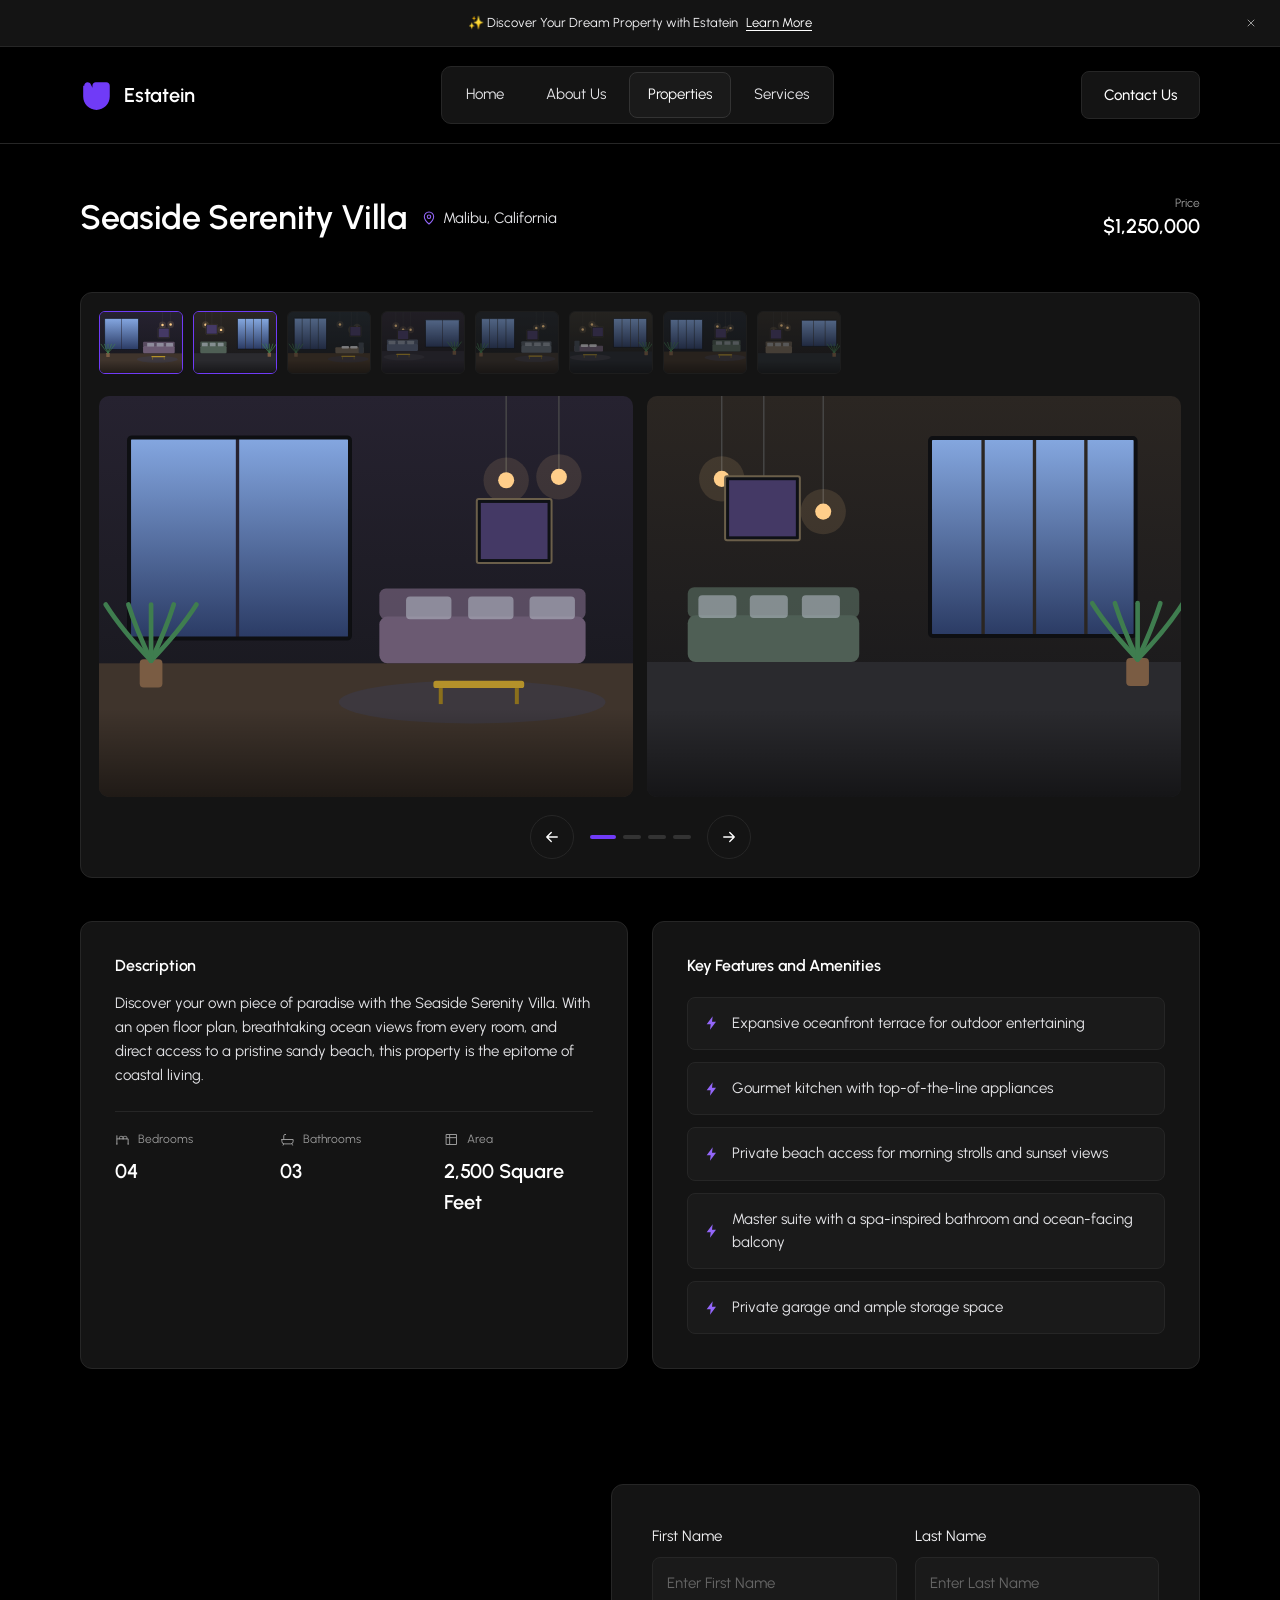
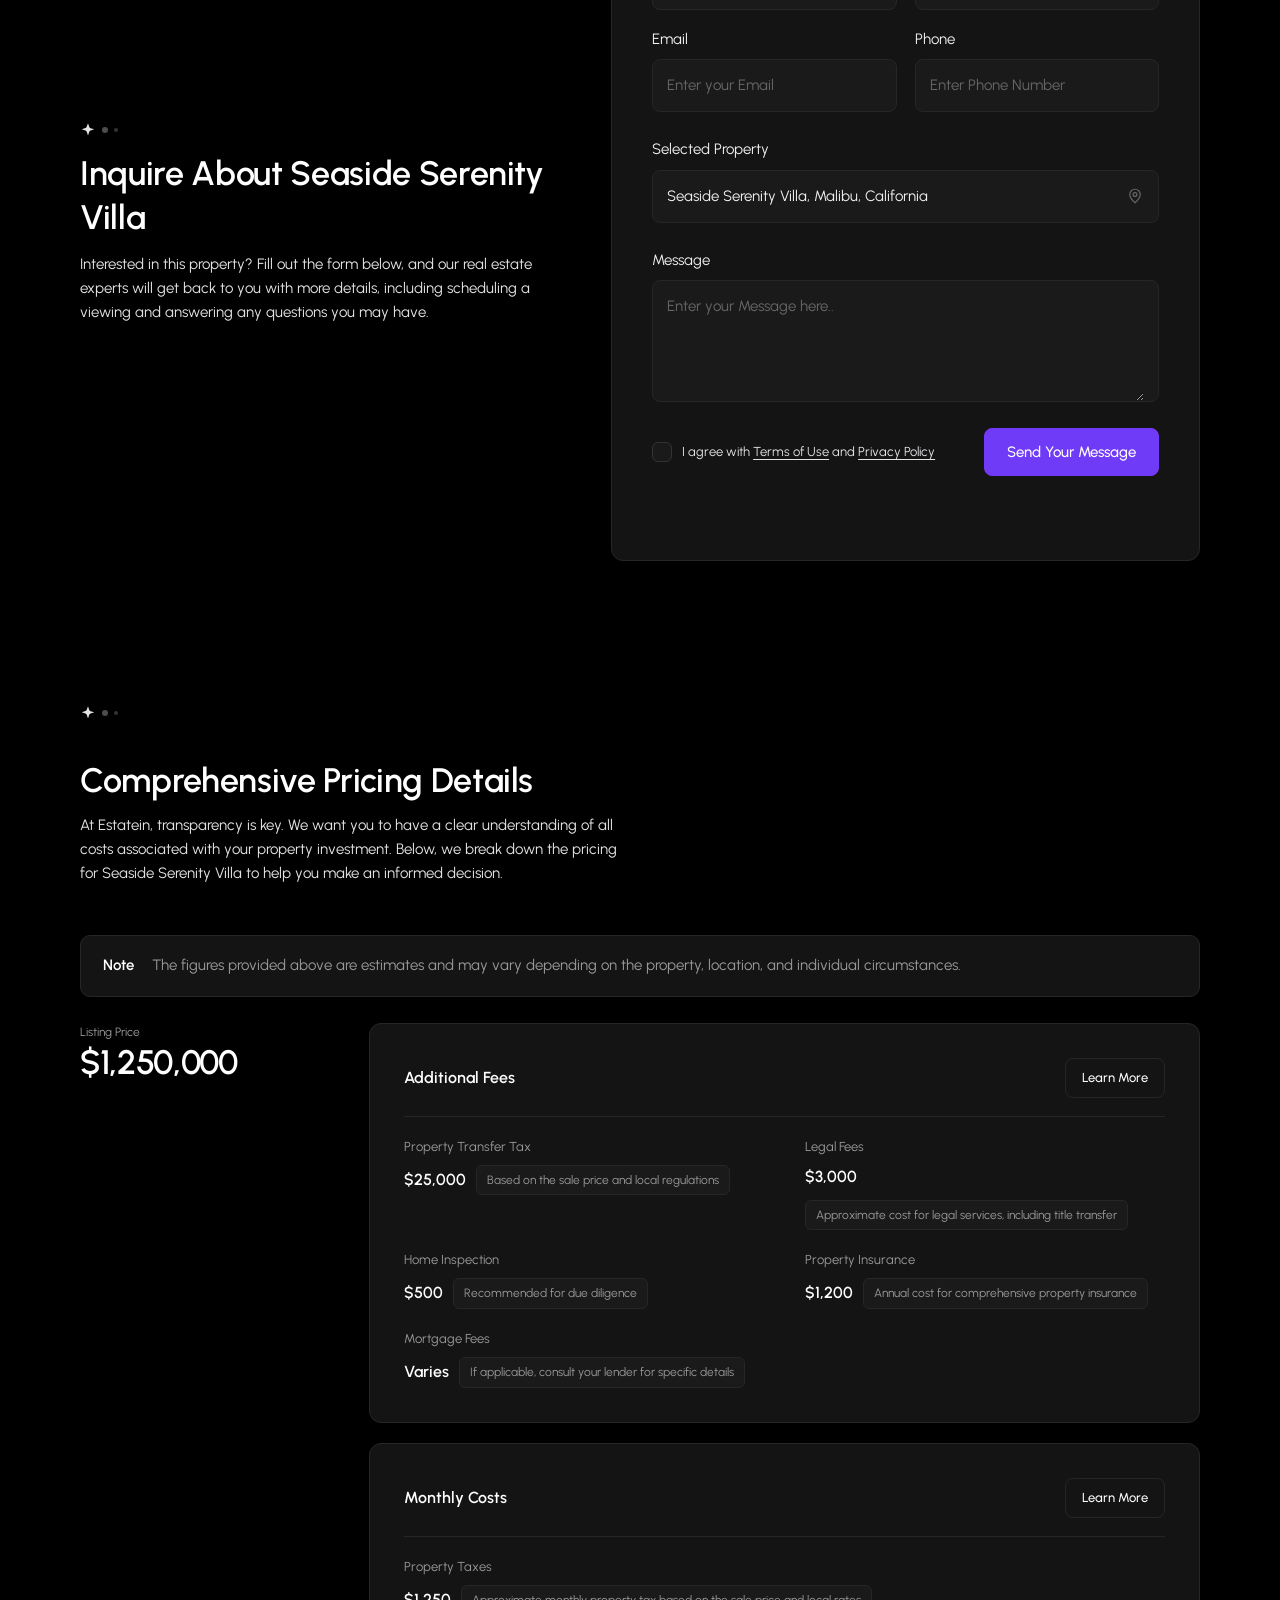
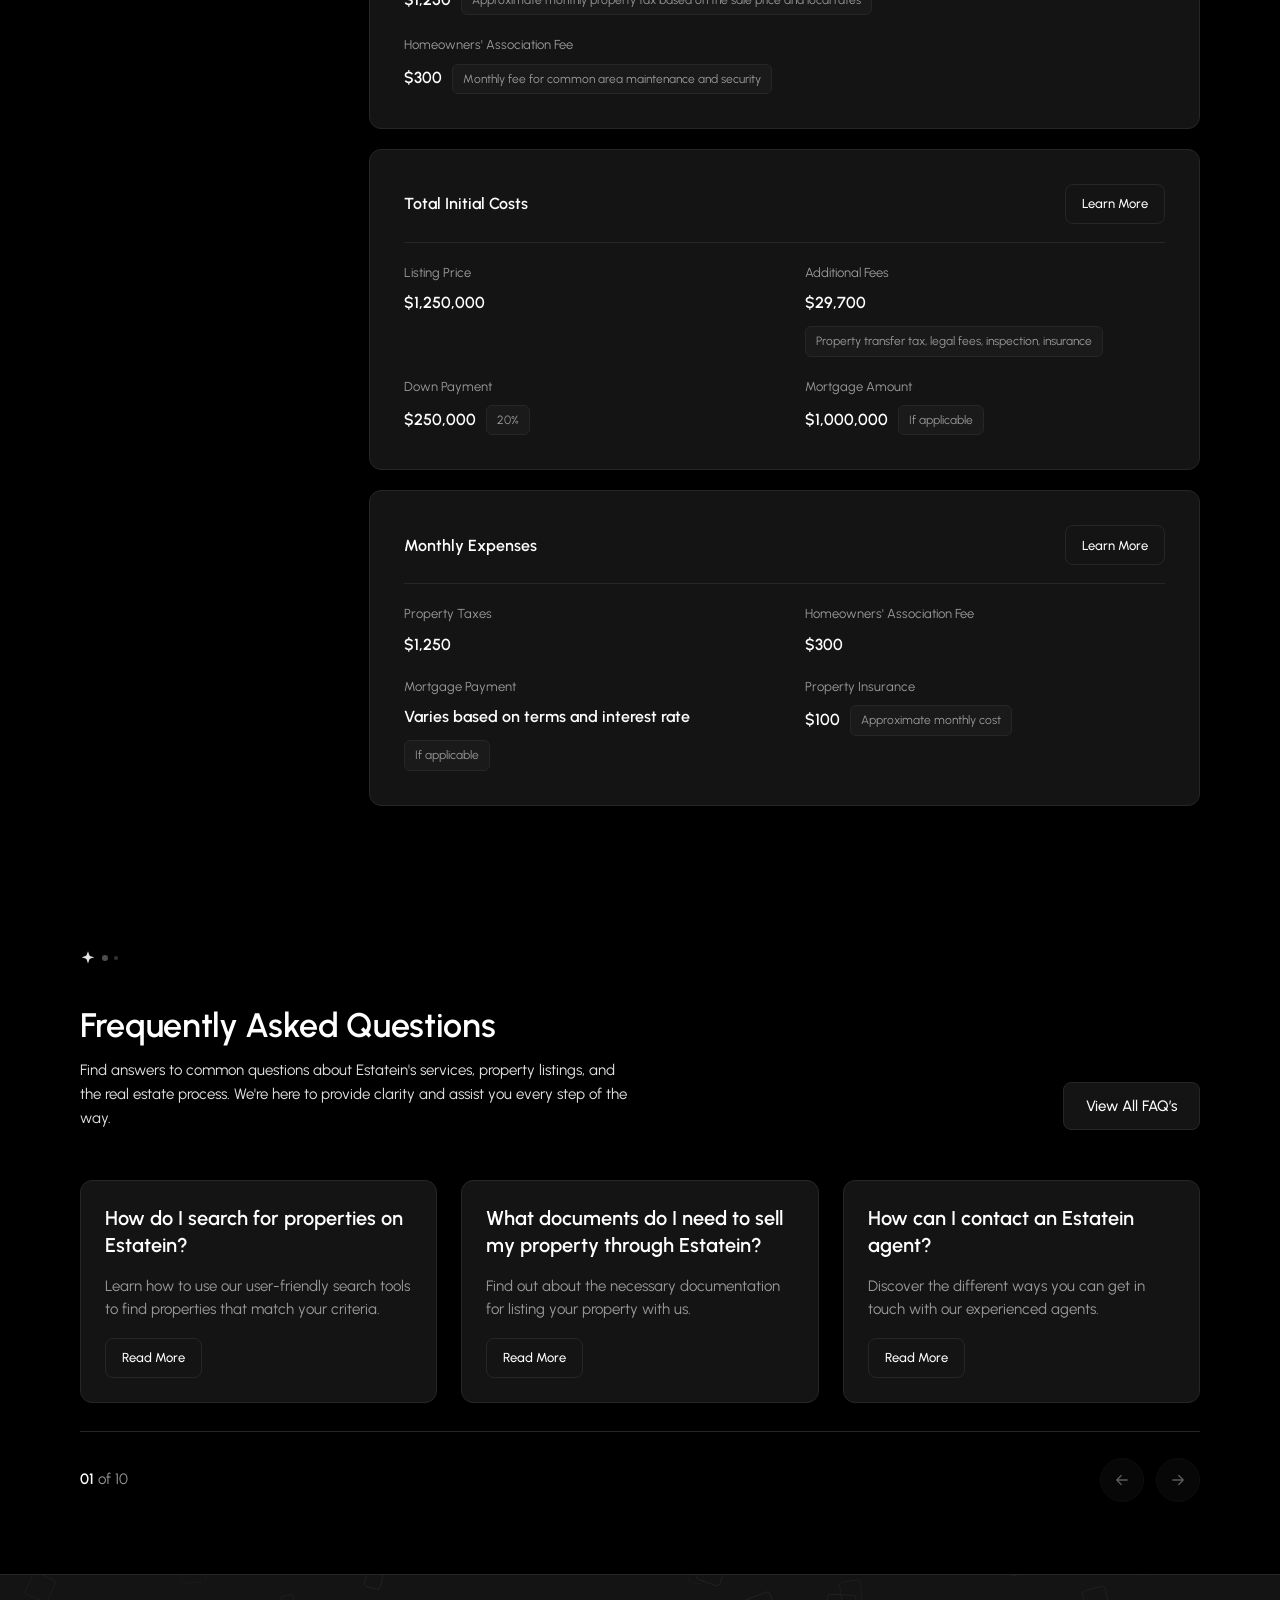
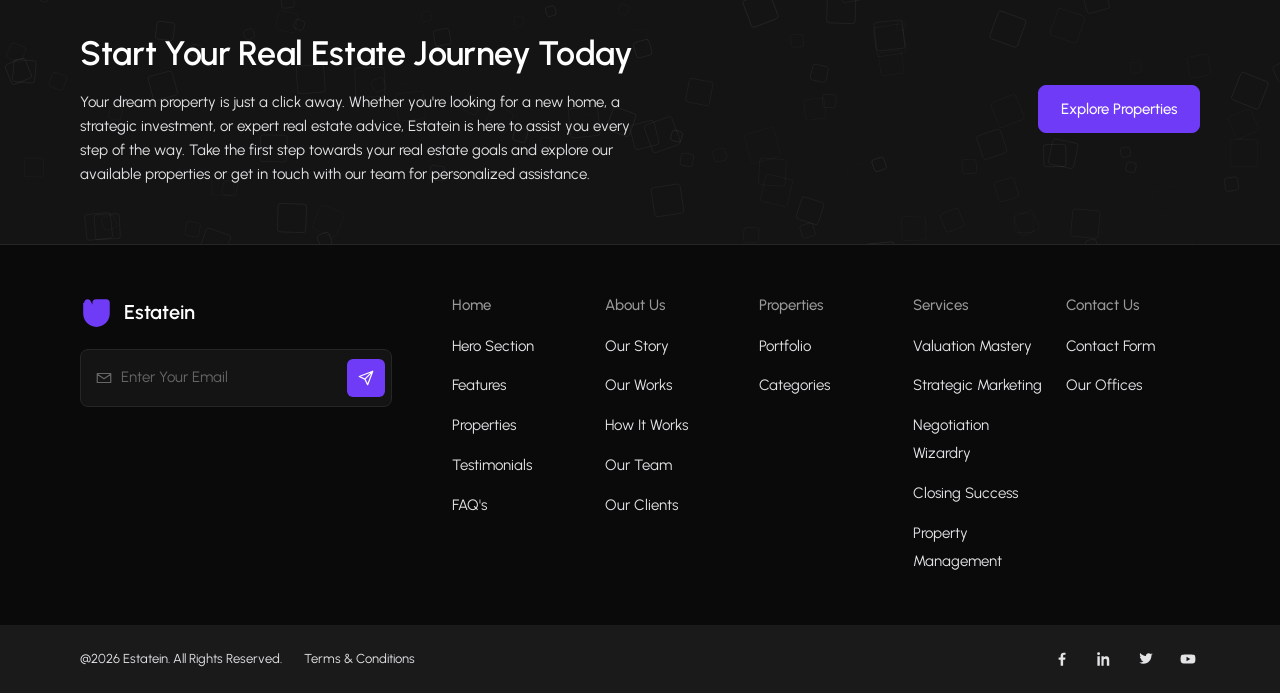
<file: property-details.html>
<!DOCTYPE html>
<html lang="en">
<head>
  <meta charset="UTF-8">
  <meta name="viewport" content="width=device-width, initial-scale=1">
  <meta name="description" content="Seaside Serenity Villa in Malibu, California: photos, features, pricing details and inquiry form.">
  <title>Seaside Serenity Villa — Estatein</title>
  <link rel="icon" href="img/favicon.svg" type="image/svg+xml">
  <link rel="preconnect" href="https://fonts.googleapis.com">
  <link rel="preconnect" href="https://fonts.gstatic.com" crossorigin>
  <link href="https://fonts.googleapis.com/css2?family=Urbanist:wght@400;500;600;700&display=swap" rel="stylesheet">
  <link rel="stylesheet" href="css/style.css">
</head>
<body class="">
<svg class="sprite" xmlns="http://www.w3.org/2000/svg" aria-hidden="true" focusable="false">
  <symbol id="i-logo" viewBox="0 0 32 32"><path fill="currentColor" d="M4 7.2C4 5.4 5.4 4 7.2 4c1.2 0 2.3.7 2.9 1.8l1.6 3.4V7.2C11.7 5.4 13.1 4 14.9 4h9.9C26.6 4 28 5.4 28 7.2v10.2C28 24.4 22.4 30 15.5 30S3 24.4 3 17.4V7.2H4z"/></symbol>
  <symbol id="i-sparkle" viewBox="0 0 24 24"><path fill="currentColor" d="M12 2l1.9 5.6c.3.9 1 1.6 1.9 1.9L21.4 11l-5.6 1.9c-.9.3-1.6 1-1.9 1.9L12 20.4l-1.9-5.6c-.3-.9-1-1.6-1.9-1.9L2.6 11l5.6-1.9c.9-.3 1.6-1 1.9-1.9L12 2z"/></symbol>
  <symbol id="i-star" viewBox="0 0 24 24"><path fill="currentColor" d="M12 2.6l2.9 5.9 6.5.9-4.7 4.6 1.1 6.4L12 17.4l-5.8 3 1.1-6.4L2.6 9.4l6.5-.9L12 2.6z"/></symbol>
  <symbol id="i-arrow-ur" viewBox="0 0 24 24" fill="none" stroke="currentColor" stroke-width="1.8" stroke-linecap="round" stroke-linejoin="round"><path d="M7 17 17 7M8 7h9v9"/></symbol>
  <symbol id="i-arrow-left" viewBox="0 0 24 24" fill="none" stroke="currentColor" stroke-width="1.8" stroke-linecap="round" stroke-linejoin="round"><path d="M19 12H5m0 0 6-6m-6 6 6 6"/></symbol>
  <symbol id="i-arrow-right" viewBox="0 0 24 24" fill="none" stroke="currentColor" stroke-width="1.8" stroke-linecap="round" stroke-linejoin="round"><path d="M5 12h14m0 0-6-6m6 6-6 6"/></symbol>
  <symbol id="i-close" viewBox="0 0 24 24" fill="none" stroke="currentColor" stroke-width="2" stroke-linecap="round"><path d="M6 6l12 12M18 6L6 18"/></symbol>
  <symbol id="i-burger" viewBox="0 0 24 24" fill="none" stroke="currentColor" stroke-width="1.8" stroke-linecap="round"><path d="M4 7h16M4 12h16M4 17h16"/></symbol>
  <symbol id="i-bed" viewBox="0 0 24 24" fill="none" stroke="currentColor" stroke-width="1.6" stroke-linecap="round" stroke-linejoin="round"><path d="M3 18v-7h18v7M3 18v2m18-2v2M3 11V6m4 5V9a2 2 0 0 1 2-2h2a2 2 0 0 1 2 2v2m0 0V9a2 2 0 0 1 2-2h2a2 2 0 0 1 2 2v2"/></symbol>
  <symbol id="i-bath" viewBox="0 0 24 24" fill="none" stroke="currentColor" stroke-width="1.6" stroke-linecap="round" stroke-linejoin="round"><path d="M3 12h18v3a4 4 0 0 1-4 4H7a4 4 0 0 1-4-4v-3zM6 12V6a2 2 0 0 1 2-2h1M6 19l-1 2m14-2 1 2"/></symbol>
  <symbol id="i-villa" viewBox="0 0 24 24" fill="none" stroke="currentColor" stroke-width="1.6" stroke-linecap="round" stroke-linejoin="round"><path d="M3 11l9-7 9 7M5 10v10h14V10M10 20v-5h4v5"/></symbol>
  <symbol id="i-area" viewBox="0 0 24 24" fill="none" stroke="currentColor" stroke-width="1.6" stroke-linecap="round" stroke-linejoin="round"><path d="M4 4h16v16H4zM9 4v16M4 9h16"/></symbol>
  <symbol id="i-mail" viewBox="0 0 24 24" fill="none" stroke="currentColor" stroke-width="1.6" stroke-linecap="round" stroke-linejoin="round"><path d="M3 6h18v12H3zM3 7l9 6 9-6"/></symbol>
  <symbol id="i-phone" viewBox="0 0 24 24" fill="none" stroke="currentColor" stroke-width="1.6" stroke-linecap="round" stroke-linejoin="round"><path d="M7 3h3l2 5-2.5 1.5a12 12 0 0 0 5 5L16 12l5 2v3a2 2 0 0 1-2.2 2A16.8 16.8 0 0 1 5 7.2 2 2 0 0 1 7 5V3z"/></symbol>
  <symbol id="i-pin" viewBox="0 0 24 24" fill="none" stroke="currentColor" stroke-width="1.6" stroke-linecap="round" stroke-linejoin="round"><path d="M12 21s7-6.2 7-11a7 7 0 1 0-14 0c0 4.8 7 11 7 11z"/><circle cx="12" cy="10" r="2.6"/></symbol>
  <symbol id="i-send" viewBox="0 0 24 24" fill="none" stroke="currentColor" stroke-width="1.6" stroke-linecap="round" stroke-linejoin="round"><path d="M21 3 10.5 13.5M21 3l-6.8 18-3.7-7.5L3 10l18-7z"/></symbol>
  <symbol id="i-search" viewBox="0 0 24 24" fill="none" stroke="currentColor" stroke-width="1.8" stroke-linecap="round"><circle cx="11" cy="11" r="6.5"/><path d="m16 16 4.5 4.5"/></symbol>
  <symbol id="i-chevron" viewBox="0 0 24 24" fill="none" stroke="currentColor" stroke-width="1.8" stroke-linecap="round" stroke-linejoin="round"><path d="m6 9 6 6 6-6"/></symbol>
  <symbol id="i-bolt" viewBox="0 0 24 24"><path fill="currentColor" d="M13 2 4 14h6l-1 8 9-12h-6l1-8z"/></symbol>
  <symbol id="i-check" viewBox="0 0 24 24" fill="none" stroke="currentColor" stroke-width="2" stroke-linecap="round" stroke-linejoin="round"><path d="m5 13 4 4 10-10"/></symbol>
  <symbol id="i-shop" viewBox="0 0 24 24" fill="none" stroke="currentColor" stroke-width="1.6" stroke-linecap="round" stroke-linejoin="round"><path d="M4 9h16l-1 11H5L4 9zM4 9l2-5h12l2 5M9 13v3m6-3v3"/></symbol>
  <symbol id="i-wallet" viewBox="0 0 24 24" fill="none" stroke="currentColor" stroke-width="1.6" stroke-linecap="round" stroke-linejoin="round"><path d="M3 7h15a2 2 0 0 1 2 2v8a2 2 0 0 1-2 2H5a2 2 0 0 1-2-2V7zm0 0 12-3v3"/><circle cx="16.5" cy="13" r="1.3"/></symbol>
  <symbol id="i-building" viewBox="0 0 24 24" fill="none" stroke="currentColor" stroke-width="1.6" stroke-linecap="round" stroke-linejoin="round"><path d="M4 21V5l7-3v19M4 21h16M11 21V9l8 2v10M7 9h1m-1 4h1m-1 4h1m6-4h2m-2 4h2"/></symbol>
  <symbol id="i-sun" viewBox="0 0 24 24" fill="none" stroke="currentColor" stroke-width="1.6" stroke-linecap="round"><circle cx="12" cy="12" r="4"/><path d="M12 2v2m0 16v2M2 12h2m16 0h2M4.9 4.9l1.4 1.4m11.4 11.4 1.4 1.4M19.1 4.9l-1.4 1.4M6.3 17.7l-1.4 1.4"/></symbol>
  <symbol id="i-chart" viewBox="0 0 24 24" fill="none" stroke="currentColor" stroke-width="1.8" stroke-linecap="round"><path d="M5 20V10m7 10V4m7 16v-7"/></symbol>
  <symbol id="i-target" viewBox="0 0 24 24" fill="none" stroke="currentColor" stroke-width="1.6"><circle cx="12" cy="12" r="8"/><circle cx="12" cy="12" r="4"/><circle cx="12" cy="12" r="1" fill="currentColor"/></symbol>
  <symbol id="i-layers" viewBox="0 0 24 24" fill="none" stroke="currentColor" stroke-width="1.6" stroke-linecap="round" stroke-linejoin="round"><path d="m12 3 9 5-9 5-9-5 9-5zM3 13l9 5 9-5M3 17l9 5 9-5"/></symbol>
  <symbol id="i-key" viewBox="0 0 24 24" fill="none" stroke="currentColor" stroke-width="1.6" stroke-linecap="round" stroke-linejoin="round"><circle cx="8" cy="8" r="4.5"/><path d="m11.5 11.5 8 8M17 17l2-2m-4-1 2-2"/></symbol>
  <symbol id="i-users" viewBox="0 0 24 24" fill="none" stroke="currentColor" stroke-width="1.6" stroke-linecap="round" stroke-linejoin="round"><circle cx="9" cy="8" r="3.4"/><path d="M3 20a6 6 0 0 1 12 0M16.5 5.2a3.4 3.4 0 0 1 0 6.6M17 14.6a6 6 0 0 1 4 5.4"/></symbol>
  <symbol id="i-wrench" viewBox="0 0 24 24" fill="none" stroke="currentColor" stroke-width="1.6" stroke-linecap="round" stroke-linejoin="round"><path d="M15.5 3.5a5.5 5.5 0 0 0-6.6 7.1L3.5 16v4.5H8l5.4-5.4a5.5 5.5 0 0 0 7.1-6.6l-3 3-2.9-.6-.6-2.9 3-3z"/></symbol>
  <symbol id="i-shield" viewBox="0 0 24 24" fill="none" stroke="currentColor" stroke-width="1.6" stroke-linecap="round" stroke-linejoin="round"><path d="M12 3l8 3v6c0 4.6-3.3 8.4-8 9.5C7.3 20.4 4 16.6 4 12V6l8-3z"/><path d="m9 12 2 2 4-4"/></symbol>
  <symbol id="i-cap" viewBox="0 0 24 24" fill="none" stroke="currentColor" stroke-width="1.6" stroke-linecap="round" stroke-linejoin="round"><path d="m12 4 10 5-10 5L2 9l10-5zM6 11.5V16c0 1.7 2.7 3 6 3s6-1.3 6-3v-4.5"/></symbol>
  <symbol id="i-heart" viewBox="0 0 24 24" fill="none" stroke="currentColor" stroke-width="1.6" stroke-linecap="round" stroke-linejoin="round"><path d="M12 20s-7-4.4-7-9.2A4 4 0 0 1 12 8a4 4 0 0 1 7 2.8C19 15.6 12 20 12 20z"/></symbol>
  <symbol id="i-grid" viewBox="0 0 24 24" fill="none" stroke="currentColor" stroke-width="1.6"><path d="M4 4h6v6H4zM14 4h6v6h-6zM4 14h6v6H4zM14 14h6v6h-6z"/></symbol>
  <symbol id="i-tag" viewBox="0 0 24 24" fill="none" stroke="currentColor" stroke-width="1.6" stroke-linecap="round" stroke-linejoin="round"><path d="M3 12.5V4h8.5L21 13.5 13.5 21 3 12.5z"/><circle cx="7.5" cy="7.5" r="1.3"/></symbol>
  <symbol id="i-fb" viewBox="0 0 24 24"><path fill="currentColor" d="M13.5 21v-8h2.7l.4-3.1h-3.1V7.9c0-.9.25-1.5 1.55-1.5h1.65V3.6c-.3 0-1.3-.1-2.45-.1-2.4 0-4.05 1.5-4.05 4.2v2.2H7.5V13h2.7v8h3.3z"/></symbol>
  <symbol id="i-in" viewBox="0 0 24 24"><path fill="currentColor" d="M4.8 3a1.9 1.9 0 1 0 0 3.8 1.9 1.9 0 0 0 0-3.8zM3.2 8.4h3.2V21H3.2V8.4zm5.4 0h3.1v1.7h.05c.45-.8 1.55-1.7 3.2-1.7 3.4 0 4.05 2.2 4.05 5.1V21h-3.2v-6c0-1.4 0-3.3-2-3.3s-2.3 1.5-2.3 3.2V21H8.6V8.4z"/></symbol>
  <symbol id="i-tw" viewBox="0 0 24 24"><path fill="currentColor" d="M21 5.9c-.7.3-1.4.5-2.1.6.8-.5 1.3-1.2 1.6-2.1-.7.4-1.5.7-2.4.9A3.7 3.7 0 0 0 11.8 8c-3-.2-5.7-1.6-7.5-3.9-.3.6-.5 1.2-.5 2 0 1.3.7 2.4 1.7 3.1-.6 0-1.2-.2-1.7-.5 0 1.8 1.3 3.3 3 3.7-.3.1-.7.1-1 .1-.2 0-.5 0-.7-.1.5 1.5 1.9 2.6 3.5 2.6A7.4 7.4 0 0 1 3 16.6a10.4 10.4 0 0 0 5.7 1.7c6.8 0 10.5-5.7 10.5-10.6v-.5c.7-.5 1.3-1.2 1.8-1.9z"/></symbol>
  <symbol id="i-yt" viewBox="0 0 24 24"><path fill="currentColor" d="M21.5 8.2a2.5 2.5 0 0 0-1.7-1.8C18.3 6 12 6 12 6s-6.3 0-7.8.4A2.5 2.5 0 0 0 2.5 8.2C2.1 9.7 2.1 12 2.1 12s0 2.3.4 3.8a2.5 2.5 0 0 0 1.7 1.8C5.7 18 12 18 12 18s6.3 0 7.8-.4a2.5 2.5 0 0 0 1.7-1.8c.4-1.5.4-3.8.4-3.8s0-2.3-.4-3.8zM10 15V9l5.2 3L10 15z"/></symbol>
</svg>

  <div class="topbar" data-topbar>
    <div class="topbar__inner">
      <span class="topbar__text">✨ Discover Your Dream Property with Estatein</span>
      <a class="topbar__link" href="properties.html">Learn More</a>
      <button class="topbar__close" type="button" data-topbar-close aria-label="Close announcement">
        <svg><use href="#i-close"></use></svg>
      </button>
    </div>
  </div>

  <header class="header">
    <div class="container header__inner">
      <a class="logo" href="index.html">
        <svg class="logo__mark" aria-hidden="true"><use href="#i-logo"></use></svg>
        <span>Estatein</span>
      </a>

      <nav class="nav" aria-label="Main">
        <ul class="nav__list"><li><a class="nav__link" href="index.html">Home</a></li><li><a class="nav__link" href="about.html">About Us</a></li><li><a class="nav__link is-active" href="properties.html" aria-current="page">Properties</a></li><li><a class="nav__link" href="services.html">Services</a></li></ul>
      </nav>

      <a class="btn header__cta" href="contact.html">Contact Us</a>

      <button class="burger" type="button" data-menu-open aria-label="Open menu" aria-expanded="false">
        <svg><use href="#i-burger"></use></svg>
      </button>
    </div>
  </header>

  <div class="mobile-menu" data-menu aria-hidden="true">
    <div class="mobile-menu__top">
      <a class="logo" href="index.html">
        <svg class="logo__mark" aria-hidden="true"><use href="#i-logo"></use></svg>
        <span>Estatein</span>
      </a>
      <button class="mobile-menu__close" type="button" data-menu-close aria-label="Close menu">
        <svg><use href="#i-close"></use></svg>
      </button>
    </div>
    <nav class="mobile-menu__list" aria-label="Mobile"><a class="" href="index.html">Home</a><a class="" href="about.html">About Us</a><a class="is-active" href="properties.html">Properties</a><a class="" href="services.html">Services</a>
      <a class="" href="contact.html">Contact Us</a>
    </nav>
    <a class="btn btn--primary btn--block" href="contact.html">Contact Us</a>
  </div>

  <main>
  <section class="container property-head">
    <div class="property-head__title">
      <h1 class="h2">Seaside Serenity Villa</h1>
      <span class="property-head__loc"><svg aria-hidden="true"><use href="#i-pin"></use></svg>Malibu, California</span>
    </div>
    <p class="property-head__price price">
      <span class="price__label">Price</span>
      <span class="price__value h3">$1,250,000</span>
    </p>
  </section>

  <section class="container">
    <div class="viewer" data-viewer>
      <div class="viewer__thumbs">
          <button type="button" data-viewer-thumb data-full="img/interior/interior-1.svg"
            data-alt="Interior view 1" aria-label="Photo 1">
            <img src="img/interior/interior-1.svg" alt="" loading="lazy" width="800" height="600">
          </button>
          <button type="button" data-viewer-thumb data-full="img/interior/interior-2.svg"
            data-alt="Interior view 2" aria-label="Photo 2">
            <img src="img/interior/interior-2.svg" alt="" loading="lazy" width="800" height="600">
          </button>
          <button type="button" data-viewer-thumb data-full="img/interior/interior-3.svg"
            data-alt="Interior view 3" aria-label="Photo 3">
            <img src="img/interior/interior-3.svg" alt="" loading="lazy" width="800" height="600">
          </button>
          <button type="button" data-viewer-thumb data-full="img/interior/interior-4.svg"
            data-alt="Interior view 4" aria-label="Photo 4">
            <img src="img/interior/interior-4.svg" alt="" loading="lazy" width="800" height="600">
          </button>
          <button type="button" data-viewer-thumb data-full="img/interior/interior-5.svg"
            data-alt="Interior view 5" aria-label="Photo 5">
            <img src="img/interior/interior-5.svg" alt="" loading="lazy" width="800" height="600">
          </button>
          <button type="button" data-viewer-thumb data-full="img/interior/interior-6.svg"
            data-alt="Interior view 6" aria-label="Photo 6">
            <img src="img/interior/interior-6.svg" alt="" loading="lazy" width="800" height="600">
          </button>
          <button type="button" data-viewer-thumb data-full="img/interior/interior-7.svg"
            data-alt="Interior view 7" aria-label="Photo 7">
            <img src="img/interior/interior-7.svg" alt="" loading="lazy" width="800" height="600">
          </button>
          <button type="button" data-viewer-thumb data-full="img/interior/interior-8.svg"
            data-alt="Interior view 8" aria-label="Photo 8">
            <img src="img/interior/interior-8.svg" alt="" loading="lazy" width="800" height="600">
          </button>
      </div>
      <div class="viewer__stage" data-viewer-stage>
        <img src="img/interior/interior-1.svg" alt="Interior view" width="800" height="600">
        <img src="img/interior/interior-2.svg" alt="Interior view" width="800" height="600">
      </div>
      <div class="viewer__controls">
        <button class="slider-btn" type="button" data-viewer-prev aria-label="Previous photos"><svg aria-hidden="true"><use href="#i-arrow-left"></use></svg></button>
        <div class="dots" data-viewer-dots><span></span><span></span><span></span><span></span></div>
        <button class="slider-btn" type="button" data-viewer-next aria-label="Next photos"><svg aria-hidden="true"><use href="#i-arrow-right"></use></svg></button>
      </div>
    </div>
  </section>

  <section class="section section--tight">
    <div class="container cards-grid cards-grid--2">
      <article class="panel">
        <h2 class="h5">Description</h2>
        <p class="lead" style="margin:14px 0 24px">Discover your own piece of paradise with the Seaside Serenity Villa.
          With an open floor plan, breathtaking ocean views from every room, and direct access to a pristine sandy
          beach, this property is the epitome of coastal living.</p>
        <dl class="specs">
          <div><dt><svg aria-hidden="true"><use href="#i-bed"></use></svg>Bedrooms</dt><dd>04</dd></div>
          <div><dt><svg aria-hidden="true"><use href="#i-bath"></use></svg>Bathrooms</dt><dd>03</dd></div>
          <div><dt><svg aria-hidden="true"><use href="#i-area"></use></svg>Area</dt><dd>2,500 Square Feet</dd></div>
        </dl>
      </article>

      <article class="panel">
        <h2 class="h5" style="margin-bottom:20px">Key Features and Amenities</h2>
        <ul class="features-list">
            <li><svg aria-hidden="true"><use href="#i-bolt"></use></svg>Expansive oceanfront terrace for outdoor entertaining</li>
            <li><svg aria-hidden="true"><use href="#i-bolt"></use></svg>Gourmet kitchen with top-of-the-line appliances</li>
            <li><svg aria-hidden="true"><use href="#i-bolt"></use></svg>Private beach access for morning strolls and sunset views</li>
            <li><svg aria-hidden="true"><use href="#i-bolt"></use></svg>Master suite with a spa-inspired bathroom and ocean-facing balcony</li>
            <li><svg aria-hidden="true"><use href="#i-bolt"></use></svg>Private garage and ample storage space</li>
        </ul>
      </article>
    </div>
  </section>

  <section class="section" id="inquire">
    <div class="container split">
      <div>
        <div class="eyebrow section-head__eyebrow"><svg class="eyebrow__star"><use href="#i-sparkle"></use></svg><span class="eyebrow__dot"></span><span class="eyebrow__dot"></span></div>
        <h2>Inquire About Seaside Serenity Villa</h2>
        <p class="lead" style="margin-top:12px">Interested in this property? Fill out the form below, and our real
          estate experts will get back to you with more details, including scheduling a viewing and answering any
          questions you may have.</p>
      </div>

      <form class="form" data-form novalidate>
        <div class="form__grid form__grid--2">
          <label class="field"><span>First Name</span>
            <span class="control"><input type="text" name="first-name" placeholder="Enter First Name" required></span>
            <span class="field__error">Required field</span>
          </label>
          <label class="field"><span>Last Name</span>
            <span class="control"><input type="text" name="last-name" placeholder="Enter Last Name" required></span>
            <span class="field__error">Required field</span>
          </label>
          <label class="field"><span>Email</span>
            <span class="control"><input type="email" name="email" placeholder="Enter your Email" required></span>
            <span class="field__error">Enter a valid email</span>
          </label>
          <label class="field"><span>Phone</span>
            <span class="control"><input type="tel" name="phone" placeholder="Enter Phone Number"></span>
          </label>
        </div>
        <label class="field"><span>Selected Property</span>
          <span class="control"><input type="text" name="property" value="Seaside Serenity Villa, Malibu, California" readonly><svg class="control__icon" aria-hidden="true"><use href="#i-pin"></use></svg></span>
        </label>
        <label class="field"><span>Message</span>
          <span class="control"><textarea name="message" placeholder="Enter your Message here.."></textarea></span>
        </label>
        <div class="form__foot">
          <label class="checkbox">
            <input type="checkbox" name="agree" required>
            <span>I agree with <a href="#">Terms of Use</a> and <a href="#">Privacy Policy</a></span>
          </label>
          <button class="btn btn--primary" type="submit">Send Your Message</button>
        </div>
        <p class="form__status" data-form-status role="status"></p>
      </form>
    </div>
  </section>

  <section class="section" id="pricing">
    <div class="container">
      <div class="section-head">
        <div class="eyebrow section-head__eyebrow"><svg class="eyebrow__star"><use href="#i-sparkle"></use></svg><span class="eyebrow__dot"></span><span class="eyebrow__dot"></span></div>
        <div class="section-head__main">
          <h2>Comprehensive Pricing Details</h2>
          <p class="lead">At Estatein, transparency is key. We want you to have a clear understanding of all costs associated with your property investment. Below, we break down the pricing for Seaside Serenity Villa to help you make an informed decision.</p>
        </div>
        
      </div>
      <p class="note"><b>Note</b><span>The figures provided above are estimates and may vary depending on the property,
        location, and individual circumstances.</span></p>

      <div class="pricing">
        <div>
          <p class="price__label">Listing Price</p>
          <p class="h2">$1,250,000</p>
        </div>
        <div class="pricing__blocks">
        <div class="panel">
          <div class="pricing__block-head">
            <h3 class="h5">Additional Fees</h3>
            <a class="btn btn--sm" href="#">Learn More</a>
          </div>
          <div class="fees fees--2">
            <div class="fee">
              <p class="fee__label">Property Transfer Tax</p>
              <p class="fee__value"><b>$25,000</b><span class="fee__hint">Based on the sale price and local regulations</span></p>
            </div>
            <div class="fee">
              <p class="fee__label">Legal Fees</p>
              <p class="fee__value"><b>$3,000</b><span class="fee__hint">Approximate cost for legal services, including title transfer</span></p>
            </div>
            <div class="fee">
              <p class="fee__label">Home Inspection</p>
              <p class="fee__value"><b>$500</b><span class="fee__hint">Recommended for due diligence</span></p>
            </div>
            <div class="fee">
              <p class="fee__label">Property Insurance</p>
              <p class="fee__value"><b>$1,200</b><span class="fee__hint">Annual cost for comprehensive property insurance</span></p>
            </div>
            <div class="fee">
              <p class="fee__label">Mortgage Fees</p>
              <p class="fee__value"><b>Varies</b><span class="fee__hint">If applicable, consult your lender for specific details</span></p>
            </div>
          </div>
        </div>
        <div class="panel">
          <div class="pricing__block-head">
            <h3 class="h5">Monthly Costs</h3>
            <a class="btn btn--sm" href="#">Learn More</a>
          </div>
          <div class="fees fees--1">
            <div class="fee">
              <p class="fee__label">Property Taxes</p>
              <p class="fee__value"><b>$1,250</b><span class="fee__hint">Approximate monthly property tax based on the sale price and local rates</span></p>
            </div>
            <div class="fee">
              <p class="fee__label">Homeowners' Association Fee</p>
              <p class="fee__value"><b>$300</b><span class="fee__hint">Monthly fee for common area maintenance and security</span></p>
            </div>
          </div>
        </div>
        <div class="panel">
          <div class="pricing__block-head">
            <h3 class="h5">Total Initial Costs</h3>
            <a class="btn btn--sm" href="#">Learn More</a>
          </div>
          <div class="fees fees--2">
            <div class="fee">
              <p class="fee__label">Listing Price</p>
              <p class="fee__value"><b>$1,250,000</b></p>
            </div>
            <div class="fee">
              <p class="fee__label">Additional Fees</p>
              <p class="fee__value"><b>$29,700</b><span class="fee__hint">Property transfer tax, legal fees, inspection, insurance</span></p>
            </div>
            <div class="fee">
              <p class="fee__label">Down Payment</p>
              <p class="fee__value"><b>$250,000</b><span class="fee__hint">20%</span></p>
            </div>
            <div class="fee">
              <p class="fee__label">Mortgage Amount</p>
              <p class="fee__value"><b>$1,000,000</b><span class="fee__hint">If applicable</span></p>
            </div>
          </div>
        </div>
        <div class="panel">
          <div class="pricing__block-head">
            <h3 class="h5">Monthly Expenses</h3>
            <a class="btn btn--sm" href="#">Learn More</a>
          </div>
          <div class="fees fees--2">
            <div class="fee">
              <p class="fee__label">Property Taxes</p>
              <p class="fee__value"><b>$1,250</b></p>
            </div>
            <div class="fee">
              <p class="fee__label">Homeowners' Association Fee</p>
              <p class="fee__value"><b>$300</b></p>
            </div>
            <div class="fee">
              <p class="fee__label">Mortgage Payment</p>
              <p class="fee__value"><b>Varies based on terms and interest rate</b><span class="fee__hint">If applicable</span></p>
            </div>
            <div class="fee">
              <p class="fee__label">Property Insurance</p>
              <p class="fee__value"><b>$100</b><span class="fee__hint">Approximate monthly cost</span></p>
            </div>
          </div>
        </div>
        </div>
      </div>
    </div>
  </section>

  <section class="section" id="faq">
    <div class="container">
      <div class="section-head">
        <div class="eyebrow section-head__eyebrow"><svg class="eyebrow__star"><use href="#i-sparkle"></use></svg><span class="eyebrow__dot"></span><span class="eyebrow__dot"></span></div>
        <div class="section-head__main">
          <h2>Frequently Asked Questions</h2>
          <p class="lead">Find answers to common questions about Estatein's services, property listings, and the real estate process. We're here to provide clarity and assist you every step of the way.</p>
        </div>
        <div class="section-head__action"><a class="btn" href="#">View All FAQ&rsquo;s</a></div>
      </div>
      <div class="slider" data-slider>
        <div class="slider__track" data-slider-track>
          <article class="faq">
            <h3 class="faq__q">How do I search for properties on Estatein?</h3>
            <p class="faq__a">Learn how to use our user-friendly search tools to find properties that match your criteria.</p>
            <a class="btn btn--sm" href="#">Read More</a>
          </article>
          <article class="faq">
            <h3 class="faq__q">What documents do I need to sell my property through Estatein?</h3>
            <p class="faq__a">Find out about the necessary documentation for listing your property with us.</p>
            <a class="btn btn--sm" href="#">Read More</a>
          </article>
          <article class="faq">
            <h3 class="faq__q">How can I contact an Estatein agent?</h3>
            <p class="faq__a">Discover the different ways you can get in touch with our experienced agents.</p>
            <a class="btn btn--sm" href="#">Read More</a>
          </article>
        </div>
        <div class="slider-foot">
          <p class="slider-count"><b data-slider-current>01</b> of <span data-slider-total data-total="10">10</span></p>
          <div class="slider-nav">
            <button class="slider-btn" type="button" data-slider-prev aria-label="Previous"><svg aria-hidden="true"><use href="#i-arrow-left"></use></svg></button>
            <button class="slider-btn" type="button" data-slider-next aria-label="Next"><svg aria-hidden="true"><use href="#i-arrow-right"></use></svg></button>
          </div>
        </div>
      </div>
    </div>
  </section>

  <section class="cta">
    <img class="cta__pattern" src="img/pattern-cta.svg" alt="" aria-hidden="true">
    <div class="container cta__inner">
      <div class="cta__text">
        <h2>Start Your Real Estate Journey Today</h2>
        <p class="lead">Your dream property is just a click away. Whether you're looking for a new home, a strategic
          investment, or expert real estate advice, Estatein is here to assist you every step of the way. Take the first
          step towards your real estate goals and explore our available properties or get in touch with our team for
          personalized assistance.</p>
      </div>
      <div class="cta__action">
        <a class="btn btn--primary" href="properties.html">Explore Properties</a>
      </div>
    </div>
  </section>
  </main>

  <footer class="footer">
    <div class="container footer__top">
      <div class="footer__brand">
        <a class="logo" href="index.html">
          <svg class="logo__mark" aria-hidden="true"><use href="#i-logo"></use></svg>
          <span>Estatein</span>
        </a>
        <form class="subscribe" data-form novalidate>
          <svg class="subscribe__icon" aria-hidden="true"><use href="#i-mail"></use></svg>
          <input type="email" name="email" placeholder="Enter Your Email" aria-label="Enter your email" required>
          <button class="subscribe__btn" type="submit" aria-label="Subscribe">
            <svg><use href="#i-send"></use></svg>
          </button>
        </form>
      </div>

      <div class="footer__cols">
        <div class="footer__col">
          <h3>Home</h3>
          <ul>
            <li><a href="index.html#hero">Hero Section</a></li>
            <li><a href="index.html#features">Features</a></li>
            <li><a href="index.html#properties">Properties</a></li>
            <li><a href="index.html#testimonials">Testimonials</a></li>
            <li><a href="index.html#faq">FAQ's</a></li>
          </ul>
        </div>
        <div class="footer__col">
          <h3>About Us</h3>
          <ul>
            <li><a href="about.html#journey">Our Story</a></li>
            <li><a href="about.html#achievements">Our Works</a></li>
            <li><a href="about.html#steps">How It Works</a></li>
            <li><a href="about.html#team">Our Team</a></li>
            <li><a href="about.html#clients">Our Clients</a></li>
          </ul>
        </div>
        <div class="footer__col">
          <h3>Properties</h3>
          <ul>
            <li><a href="properties.html#catalog">Portfolio</a></li>
            <li><a href="properties.html#catalog">Categories</a></li>
          </ul>
        </div>
        <div class="footer__col">
          <h3>Services</h3>
          <ul>
            <li><a href="services.html#selling">Valuation Mastery</a></li>
            <li><a href="services.html#selling">Strategic Marketing</a></li>
            <li><a href="services.html#selling">Negotiation Wizardry</a></li>
            <li><a href="services.html#selling">Closing Success</a></li>
            <li><a href="services.html#management">Property Management</a></li>
          </ul>
        </div>
        <div class="footer__col">
          <h3>Contact Us</h3>
          <ul>
            <li><a href="contact.html#connect">Contact Form</a></li>
            <li><a href="contact.html#offices">Our Offices</a></li>
          </ul>
        </div>
      </div>
    </div>

    <div class="footer__bottom">
      <div class="container footer__bottom-inner">
        <div class="footer__legal">
          <span>@<span data-year>2023</span> Estatein. All Rights Reserved.</span>
          <a href="#">Terms &amp; Conditions</a>
        </div>
        <div class="socials">
          <a href="#" aria-label="Facebook"><svg><use href="#i-fb"></use></svg></a>
          <a href="#" aria-label="LinkedIn"><svg><use href="#i-in"></use></svg></a>
          <a href="#" aria-label="Twitter"><svg><use href="#i-tw"></use></svg></a>
          <a href="#" aria-label="YouTube"><svg><use href="#i-yt"></use></svg></a>
        </div>
      </div>
    </div>
  </footer>

  <script src="js/main.js"></script>
</body>
</html>
</file>
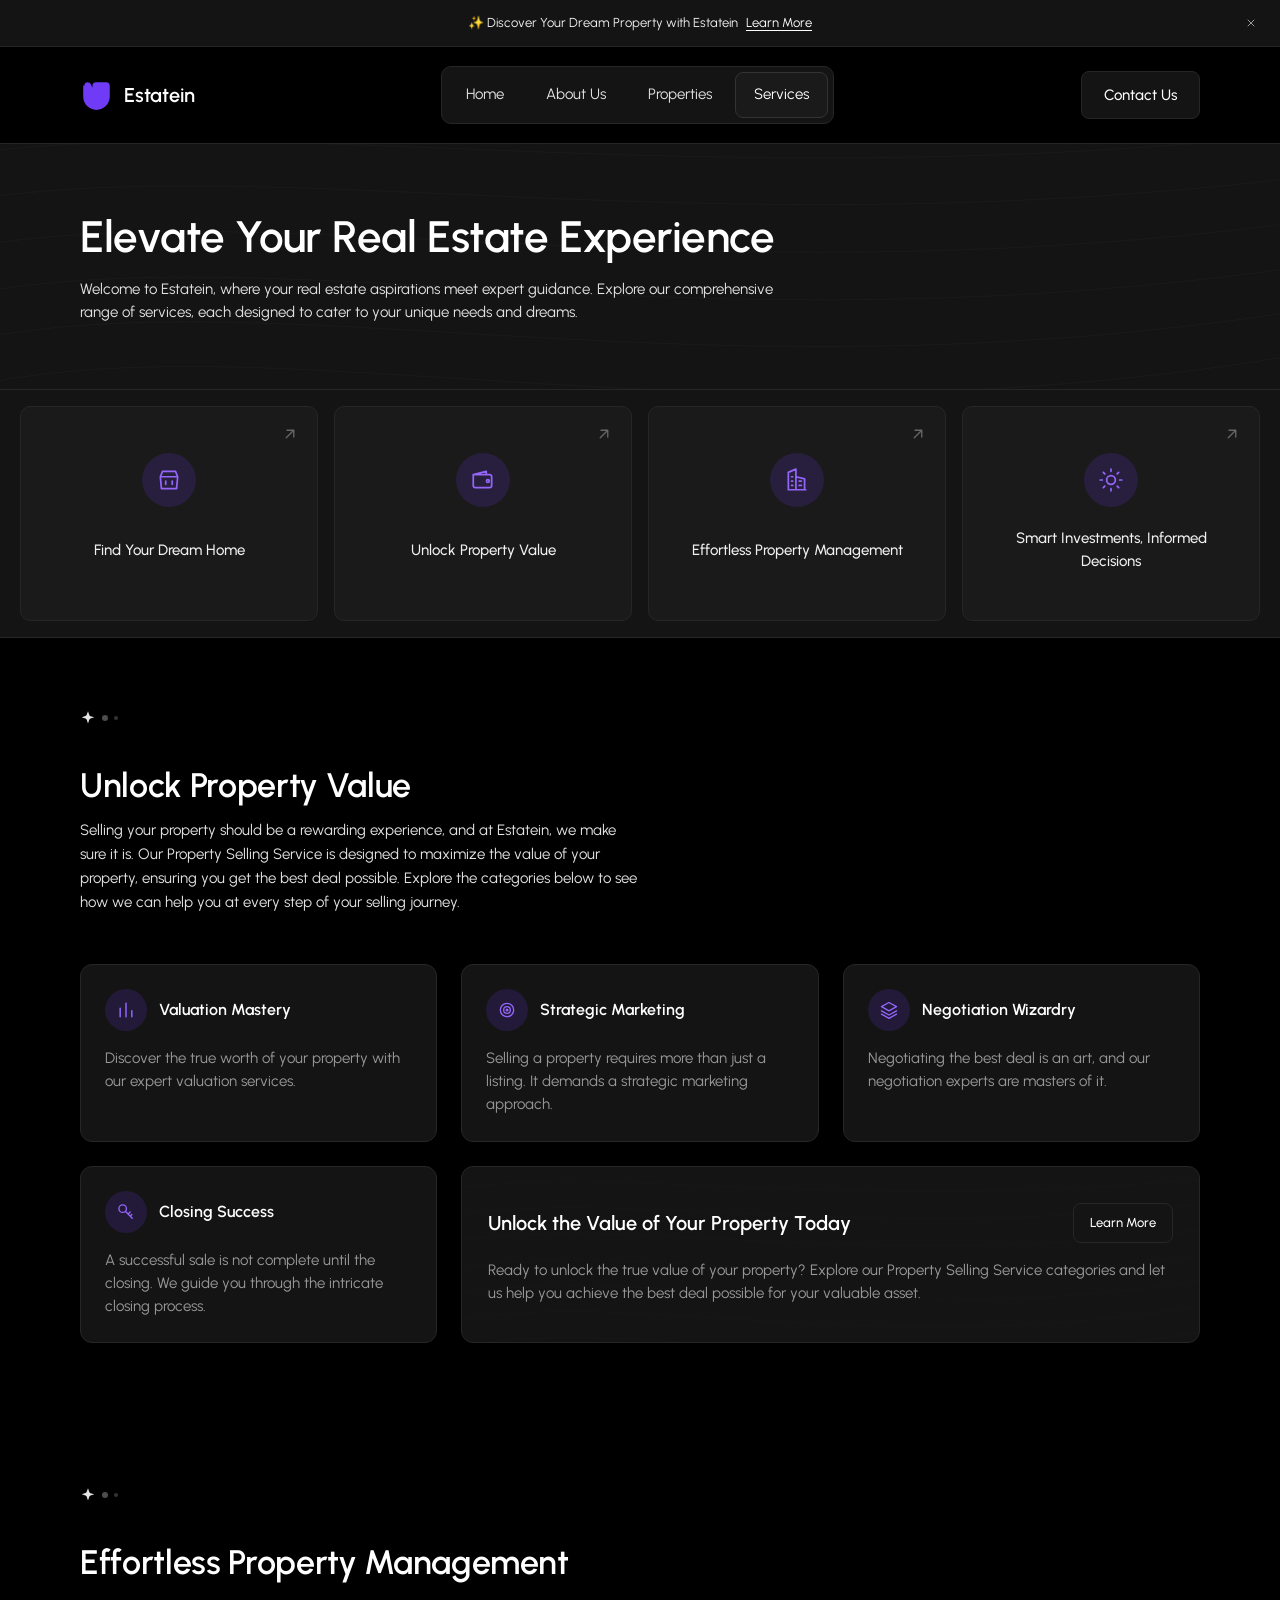
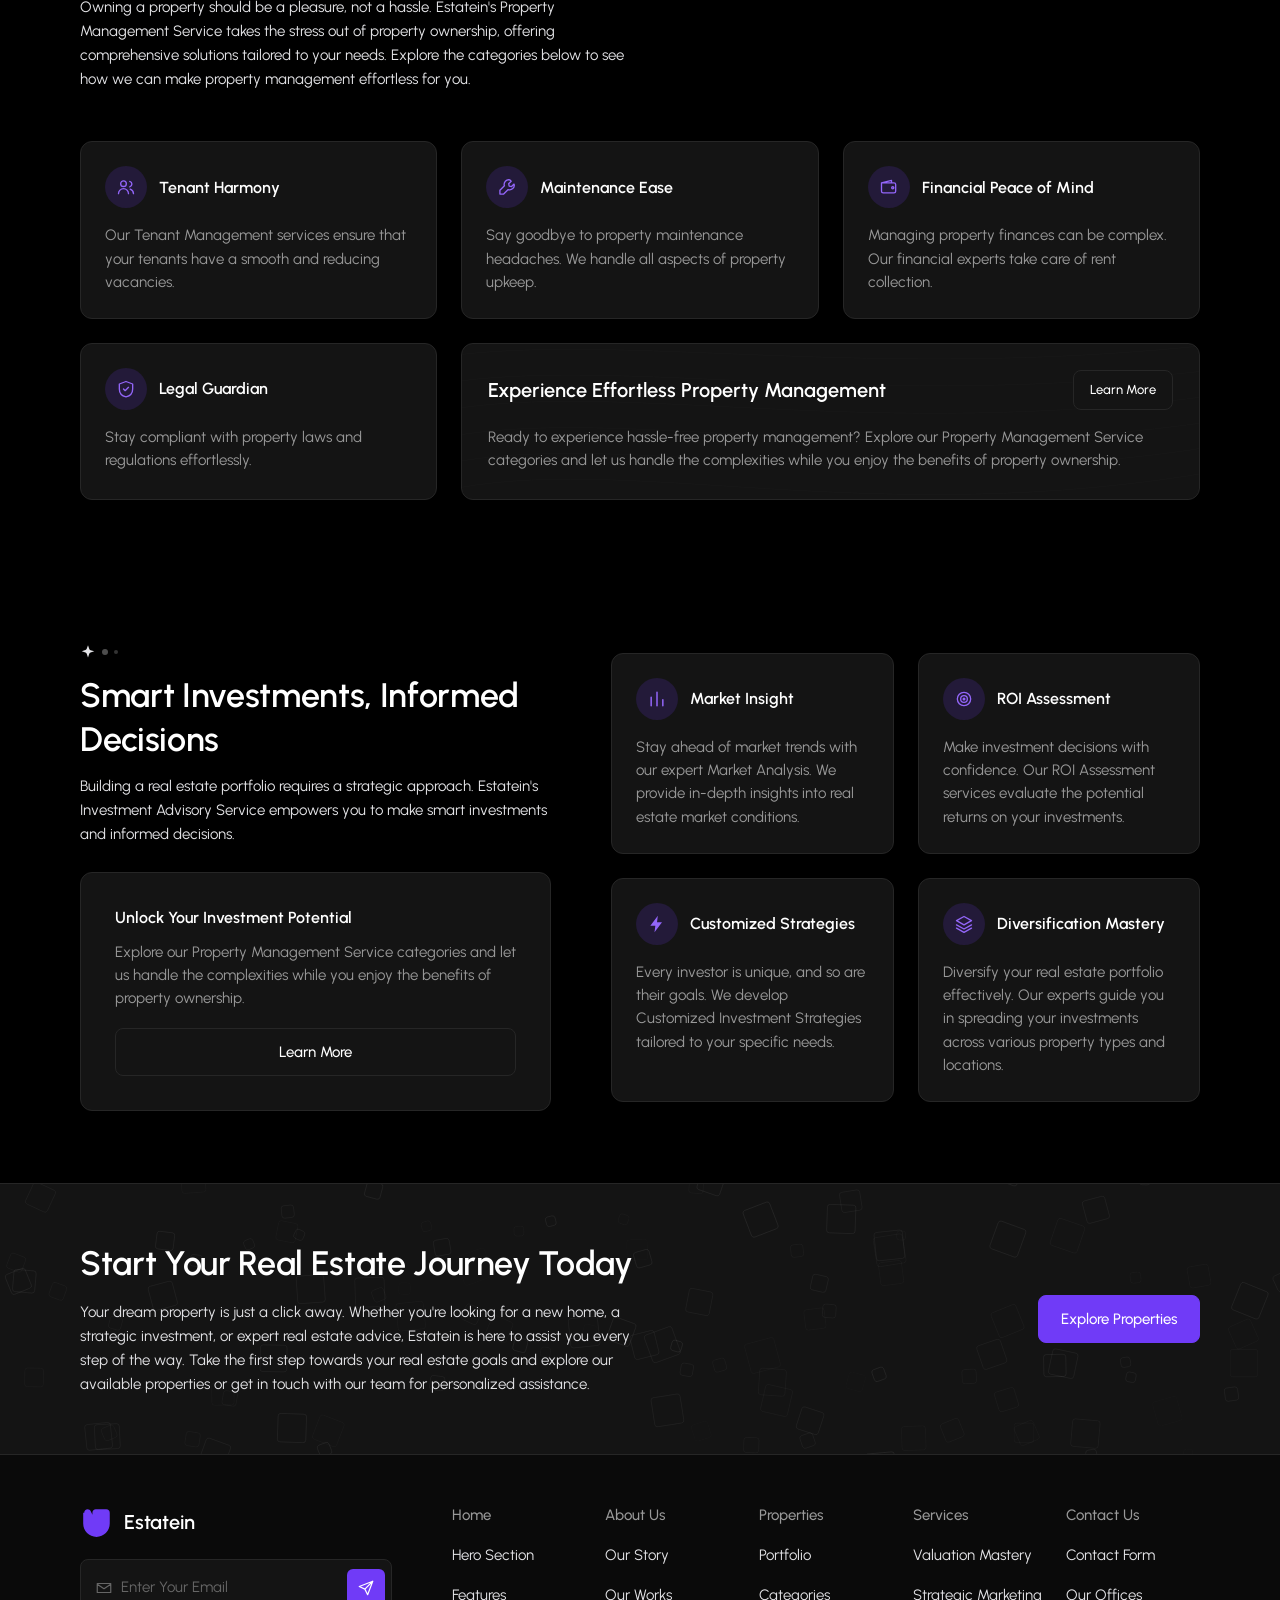
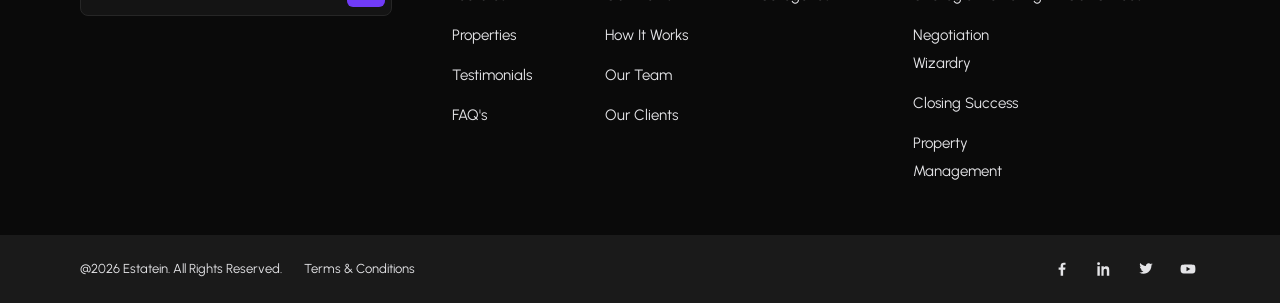
<file: services.html>
<!DOCTYPE html>
<html lang="en">
<head>
  <meta charset="UTF-8">
  <meta name="viewport" content="width=device-width, initial-scale=1">
  <meta name="description" content="Property selling, property management and investment advisory services by Estatein.">
  <title>Services — Estatein</title>
  <link rel="icon" href="img/favicon.svg" type="image/svg+xml">
  <link rel="preconnect" href="https://fonts.googleapis.com">
  <link rel="preconnect" href="https://fonts.gstatic.com" crossorigin>
  <link href="https://fonts.googleapis.com/css2?family=Urbanist:wght@400;500;600;700&display=swap" rel="stylesheet">
  <link rel="stylesheet" href="css/style.css">
</head>
<body class="">
<svg class="sprite" xmlns="http://www.w3.org/2000/svg" aria-hidden="true" focusable="false">
  <symbol id="i-logo" viewBox="0 0 32 32"><path fill="currentColor" d="M4 7.2C4 5.4 5.4 4 7.2 4c1.2 0 2.3.7 2.9 1.8l1.6 3.4V7.2C11.7 5.4 13.1 4 14.9 4h9.9C26.6 4 28 5.4 28 7.2v10.2C28 24.4 22.4 30 15.5 30S3 24.4 3 17.4V7.2H4z"/></symbol>
  <symbol id="i-sparkle" viewBox="0 0 24 24"><path fill="currentColor" d="M12 2l1.9 5.6c.3.9 1 1.6 1.9 1.9L21.4 11l-5.6 1.9c-.9.3-1.6 1-1.9 1.9L12 20.4l-1.9-5.6c-.3-.9-1-1.6-1.9-1.9L2.6 11l5.6-1.9c.9-.3 1.6-1 1.9-1.9L12 2z"/></symbol>
  <symbol id="i-star" viewBox="0 0 24 24"><path fill="currentColor" d="M12 2.6l2.9 5.9 6.5.9-4.7 4.6 1.1 6.4L12 17.4l-5.8 3 1.1-6.4L2.6 9.4l6.5-.9L12 2.6z"/></symbol>
  <symbol id="i-arrow-ur" viewBox="0 0 24 24" fill="none" stroke="currentColor" stroke-width="1.8" stroke-linecap="round" stroke-linejoin="round"><path d="M7 17 17 7M8 7h9v9"/></symbol>
  <symbol id="i-arrow-left" viewBox="0 0 24 24" fill="none" stroke="currentColor" stroke-width="1.8" stroke-linecap="round" stroke-linejoin="round"><path d="M19 12H5m0 0 6-6m-6 6 6 6"/></symbol>
  <symbol id="i-arrow-right" viewBox="0 0 24 24" fill="none" stroke="currentColor" stroke-width="1.8" stroke-linecap="round" stroke-linejoin="round"><path d="M5 12h14m0 0-6-6m6 6-6 6"/></symbol>
  <symbol id="i-close" viewBox="0 0 24 24" fill="none" stroke="currentColor" stroke-width="2" stroke-linecap="round"><path d="M6 6l12 12M18 6L6 18"/></symbol>
  <symbol id="i-burger" viewBox="0 0 24 24" fill="none" stroke="currentColor" stroke-width="1.8" stroke-linecap="round"><path d="M4 7h16M4 12h16M4 17h16"/></symbol>
  <symbol id="i-bed" viewBox="0 0 24 24" fill="none" stroke="currentColor" stroke-width="1.6" stroke-linecap="round" stroke-linejoin="round"><path d="M3 18v-7h18v7M3 18v2m18-2v2M3 11V6m4 5V9a2 2 0 0 1 2-2h2a2 2 0 0 1 2 2v2m0 0V9a2 2 0 0 1 2-2h2a2 2 0 0 1 2 2v2"/></symbol>
  <symbol id="i-bath" viewBox="0 0 24 24" fill="none" stroke="currentColor" stroke-width="1.6" stroke-linecap="round" stroke-linejoin="round"><path d="M3 12h18v3a4 4 0 0 1-4 4H7a4 4 0 0 1-4-4v-3zM6 12V6a2 2 0 0 1 2-2h1M6 19l-1 2m14-2 1 2"/></symbol>
  <symbol id="i-villa" viewBox="0 0 24 24" fill="none" stroke="currentColor" stroke-width="1.6" stroke-linecap="round" stroke-linejoin="round"><path d="M3 11l9-7 9 7M5 10v10h14V10M10 20v-5h4v5"/></symbol>
  <symbol id="i-area" viewBox="0 0 24 24" fill="none" stroke="currentColor" stroke-width="1.6" stroke-linecap="round" stroke-linejoin="round"><path d="M4 4h16v16H4zM9 4v16M4 9h16"/></symbol>
  <symbol id="i-mail" viewBox="0 0 24 24" fill="none" stroke="currentColor" stroke-width="1.6" stroke-linecap="round" stroke-linejoin="round"><path d="M3 6h18v12H3zM3 7l9 6 9-6"/></symbol>
  <symbol id="i-phone" viewBox="0 0 24 24" fill="none" stroke="currentColor" stroke-width="1.6" stroke-linecap="round" stroke-linejoin="round"><path d="M7 3h3l2 5-2.5 1.5a12 12 0 0 0 5 5L16 12l5 2v3a2 2 0 0 1-2.2 2A16.8 16.8 0 0 1 5 7.2 2 2 0 0 1 7 5V3z"/></symbol>
  <symbol id="i-pin" viewBox="0 0 24 24" fill="none" stroke="currentColor" stroke-width="1.6" stroke-linecap="round" stroke-linejoin="round"><path d="M12 21s7-6.2 7-11a7 7 0 1 0-14 0c0 4.8 7 11 7 11z"/><circle cx="12" cy="10" r="2.6"/></symbol>
  <symbol id="i-send" viewBox="0 0 24 24" fill="none" stroke="currentColor" stroke-width="1.6" stroke-linecap="round" stroke-linejoin="round"><path d="M21 3 10.5 13.5M21 3l-6.8 18-3.7-7.5L3 10l18-7z"/></symbol>
  <symbol id="i-search" viewBox="0 0 24 24" fill="none" stroke="currentColor" stroke-width="1.8" stroke-linecap="round"><circle cx="11" cy="11" r="6.5"/><path d="m16 16 4.5 4.5"/></symbol>
  <symbol id="i-chevron" viewBox="0 0 24 24" fill="none" stroke="currentColor" stroke-width="1.8" stroke-linecap="round" stroke-linejoin="round"><path d="m6 9 6 6 6-6"/></symbol>
  <symbol id="i-bolt" viewBox="0 0 24 24"><path fill="currentColor" d="M13 2 4 14h6l-1 8 9-12h-6l1-8z"/></symbol>
  <symbol id="i-check" viewBox="0 0 24 24" fill="none" stroke="currentColor" stroke-width="2" stroke-linecap="round" stroke-linejoin="round"><path d="m5 13 4 4 10-10"/></symbol>
  <symbol id="i-shop" viewBox="0 0 24 24" fill="none" stroke="currentColor" stroke-width="1.6" stroke-linecap="round" stroke-linejoin="round"><path d="M4 9h16l-1 11H5L4 9zM4 9l2-5h12l2 5M9 13v3m6-3v3"/></symbol>
  <symbol id="i-wallet" viewBox="0 0 24 24" fill="none" stroke="currentColor" stroke-width="1.6" stroke-linecap="round" stroke-linejoin="round"><path d="M3 7h15a2 2 0 0 1 2 2v8a2 2 0 0 1-2 2H5a2 2 0 0 1-2-2V7zm0 0 12-3v3"/><circle cx="16.5" cy="13" r="1.3"/></symbol>
  <symbol id="i-building" viewBox="0 0 24 24" fill="none" stroke="currentColor" stroke-width="1.6" stroke-linecap="round" stroke-linejoin="round"><path d="M4 21V5l7-3v19M4 21h16M11 21V9l8 2v10M7 9h1m-1 4h1m-1 4h1m6-4h2m-2 4h2"/></symbol>
  <symbol id="i-sun" viewBox="0 0 24 24" fill="none" stroke="currentColor" stroke-width="1.6" stroke-linecap="round"><circle cx="12" cy="12" r="4"/><path d="M12 2v2m0 16v2M2 12h2m16 0h2M4.9 4.9l1.4 1.4m11.4 11.4 1.4 1.4M19.1 4.9l-1.4 1.4M6.3 17.7l-1.4 1.4"/></symbol>
  <symbol id="i-chart" viewBox="0 0 24 24" fill="none" stroke="currentColor" stroke-width="1.8" stroke-linecap="round"><path d="M5 20V10m7 10V4m7 16v-7"/></symbol>
  <symbol id="i-target" viewBox="0 0 24 24" fill="none" stroke="currentColor" stroke-width="1.6"><circle cx="12" cy="12" r="8"/><circle cx="12" cy="12" r="4"/><circle cx="12" cy="12" r="1" fill="currentColor"/></symbol>
  <symbol id="i-layers" viewBox="0 0 24 24" fill="none" stroke="currentColor" stroke-width="1.6" stroke-linecap="round" stroke-linejoin="round"><path d="m12 3 9 5-9 5-9-5 9-5zM3 13l9 5 9-5M3 17l9 5 9-5"/></symbol>
  <symbol id="i-key" viewBox="0 0 24 24" fill="none" stroke="currentColor" stroke-width="1.6" stroke-linecap="round" stroke-linejoin="round"><circle cx="8" cy="8" r="4.5"/><path d="m11.5 11.5 8 8M17 17l2-2m-4-1 2-2"/></symbol>
  <symbol id="i-users" viewBox="0 0 24 24" fill="none" stroke="currentColor" stroke-width="1.6" stroke-linecap="round" stroke-linejoin="round"><circle cx="9" cy="8" r="3.4"/><path d="M3 20a6 6 0 0 1 12 0M16.5 5.2a3.4 3.4 0 0 1 0 6.6M17 14.6a6 6 0 0 1 4 5.4"/></symbol>
  <symbol id="i-wrench" viewBox="0 0 24 24" fill="none" stroke="currentColor" stroke-width="1.6" stroke-linecap="round" stroke-linejoin="round"><path d="M15.5 3.5a5.5 5.5 0 0 0-6.6 7.1L3.5 16v4.5H8l5.4-5.4a5.5 5.5 0 0 0 7.1-6.6l-3 3-2.9-.6-.6-2.9 3-3z"/></symbol>
  <symbol id="i-shield" viewBox="0 0 24 24" fill="none" stroke="currentColor" stroke-width="1.6" stroke-linecap="round" stroke-linejoin="round"><path d="M12 3l8 3v6c0 4.6-3.3 8.4-8 9.5C7.3 20.4 4 16.6 4 12V6l8-3z"/><path d="m9 12 2 2 4-4"/></symbol>
  <symbol id="i-cap" viewBox="0 0 24 24" fill="none" stroke="currentColor" stroke-width="1.6" stroke-linecap="round" stroke-linejoin="round"><path d="m12 4 10 5-10 5L2 9l10-5zM6 11.5V16c0 1.7 2.7 3 6 3s6-1.3 6-3v-4.5"/></symbol>
  <symbol id="i-heart" viewBox="0 0 24 24" fill="none" stroke="currentColor" stroke-width="1.6" stroke-linecap="round" stroke-linejoin="round"><path d="M12 20s-7-4.4-7-9.2A4 4 0 0 1 12 8a4 4 0 0 1 7 2.8C19 15.6 12 20 12 20z"/></symbol>
  <symbol id="i-grid" viewBox="0 0 24 24" fill="none" stroke="currentColor" stroke-width="1.6"><path d="M4 4h6v6H4zM14 4h6v6h-6zM4 14h6v6H4zM14 14h6v6h-6z"/></symbol>
  <symbol id="i-tag" viewBox="0 0 24 24" fill="none" stroke="currentColor" stroke-width="1.6" stroke-linecap="round" stroke-linejoin="round"><path d="M3 12.5V4h8.5L21 13.5 13.5 21 3 12.5z"/><circle cx="7.5" cy="7.5" r="1.3"/></symbol>
  <symbol id="i-fb" viewBox="0 0 24 24"><path fill="currentColor" d="M13.5 21v-8h2.7l.4-3.1h-3.1V7.9c0-.9.25-1.5 1.55-1.5h1.65V3.6c-.3 0-1.3-.1-2.45-.1-2.4 0-4.05 1.5-4.05 4.2v2.2H7.5V13h2.7v8h3.3z"/></symbol>
  <symbol id="i-in" viewBox="0 0 24 24"><path fill="currentColor" d="M4.8 3a1.9 1.9 0 1 0 0 3.8 1.9 1.9 0 0 0 0-3.8zM3.2 8.4h3.2V21H3.2V8.4zm5.4 0h3.1v1.7h.05c.45-.8 1.55-1.7 3.2-1.7 3.4 0 4.05 2.2 4.05 5.1V21h-3.2v-6c0-1.4 0-3.3-2-3.3s-2.3 1.5-2.3 3.2V21H8.6V8.4z"/></symbol>
  <symbol id="i-tw" viewBox="0 0 24 24"><path fill="currentColor" d="M21 5.9c-.7.3-1.4.5-2.1.6.8-.5 1.3-1.2 1.6-2.1-.7.4-1.5.7-2.4.9A3.7 3.7 0 0 0 11.8 8c-3-.2-5.7-1.6-7.5-3.9-.3.6-.5 1.2-.5 2 0 1.3.7 2.4 1.7 3.1-.6 0-1.2-.2-1.7-.5 0 1.8 1.3 3.3 3 3.7-.3.1-.7.1-1 .1-.2 0-.5 0-.7-.1.5 1.5 1.9 2.6 3.5 2.6A7.4 7.4 0 0 1 3 16.6a10.4 10.4 0 0 0 5.7 1.7c6.8 0 10.5-5.7 10.5-10.6v-.5c.7-.5 1.3-1.2 1.8-1.9z"/></symbol>
  <symbol id="i-yt" viewBox="0 0 24 24"><path fill="currentColor" d="M21.5 8.2a2.5 2.5 0 0 0-1.7-1.8C18.3 6 12 6 12 6s-6.3 0-7.8.4A2.5 2.5 0 0 0 2.5 8.2C2.1 9.7 2.1 12 2.1 12s0 2.3.4 3.8a2.5 2.5 0 0 0 1.7 1.8C5.7 18 12 18 12 18s6.3 0 7.8-.4a2.5 2.5 0 0 0 1.7-1.8c.4-1.5.4-3.8.4-3.8s0-2.3-.4-3.8zM10 15V9l5.2 3L10 15z"/></symbol>
</svg>

  <div class="topbar" data-topbar>
    <div class="topbar__inner">
      <span class="topbar__text">✨ Discover Your Dream Property with Estatein</span>
      <a class="topbar__link" href="properties.html">Learn More</a>
      <button class="topbar__close" type="button" data-topbar-close aria-label="Close announcement">
        <svg><use href="#i-close"></use></svg>
      </button>
    </div>
  </div>

  <header class="header">
    <div class="container header__inner">
      <a class="logo" href="index.html">
        <svg class="logo__mark" aria-hidden="true"><use href="#i-logo"></use></svg>
        <span>Estatein</span>
      </a>

      <nav class="nav" aria-label="Main">
        <ul class="nav__list"><li><a class="nav__link" href="index.html">Home</a></li><li><a class="nav__link" href="about.html">About Us</a></li><li><a class="nav__link" href="properties.html">Properties</a></li><li><a class="nav__link is-active" href="services.html" aria-current="page">Services</a></li></ul>
      </nav>

      <a class="btn header__cta" href="contact.html">Contact Us</a>

      <button class="burger" type="button" data-menu-open aria-label="Open menu" aria-expanded="false">
        <svg><use href="#i-burger"></use></svg>
      </button>
    </div>
  </header>

  <div class="mobile-menu" data-menu aria-hidden="true">
    <div class="mobile-menu__top">
      <a class="logo" href="index.html">
        <svg class="logo__mark" aria-hidden="true"><use href="#i-logo"></use></svg>
        <span>Estatein</span>
      </a>
      <button class="mobile-menu__close" type="button" data-menu-close aria-label="Close menu">
        <svg><use href="#i-close"></use></svg>
      </button>
    </div>
    <nav class="mobile-menu__list" aria-label="Mobile"><a class="" href="index.html">Home</a><a class="" href="about.html">About Us</a><a class="" href="properties.html">Properties</a><a class="is-active" href="services.html">Services</a>
      <a class="" href="contact.html">Contact Us</a>
    </nav>
    <a class="btn btn--primary btn--block" href="contact.html">Contact Us</a>
  </div>

  <main>
  <section class="page-hero">
    <img class="page-hero__pattern" src="img/pattern-lines.svg" alt="" aria-hidden="true">
    <div class="container page-hero__inner">
      <h1>Elevate Your Real Estate Experience</h1>
      <p class="page-hero__text">Welcome to Estatein, where your real estate aspirations meet expert guidance. Explore
        our comprehensive range of services, each designed to cater to your unique needs and dreams.</p>
    </div>
  </section>

  <section class="features" id="features">
      <a class="feature" href="services.html">
        <span class="feature__icon"><svg aria-hidden="true"><use href="#i-shop"></use></svg></span>
        <span class="feature__title">Find Your Dream Home</span>
        <svg class="feature__arrow" aria-hidden="true"><use href="#i-arrow-ur"></use></svg>
      </a>
      <a class="feature" href="services.html">
        <span class="feature__icon"><svg aria-hidden="true"><use href="#i-wallet"></use></svg></span>
        <span class="feature__title">Unlock Property Value</span>
        <svg class="feature__arrow" aria-hidden="true"><use href="#i-arrow-ur"></use></svg>
      </a>
      <a class="feature" href="services.html">
        <span class="feature__icon"><svg aria-hidden="true"><use href="#i-building"></use></svg></span>
        <span class="feature__title">Effortless Property Management</span>
        <svg class="feature__arrow" aria-hidden="true"><use href="#i-arrow-ur"></use></svg>
      </a>
      <a class="feature" href="services.html">
        <span class="feature__icon"><svg aria-hidden="true"><use href="#i-sun"></use></svg></span>
        <span class="feature__title">Smart Investments, Informed Decisions</span>
        <svg class="feature__arrow" aria-hidden="true"><use href="#i-arrow-ur"></use></svg>
      </a>
  </section>

  <section class="section" id="selling">
    <div class="container">
      <div class="section-head">
        <div class="eyebrow section-head__eyebrow"><svg class="eyebrow__star"><use href="#i-sparkle"></use></svg><span class="eyebrow__dot"></span><span class="eyebrow__dot"></span></div>
        <div class="section-head__main">
          <h2>Unlock Property Value</h2>
          <p class="lead">Selling your property should be a rewarding experience, and at Estatein, we make sure it is. Our Property Selling Service is designed to maximize the value of your property, ensuring you get the best deal possible. Explore the categories below to see how we can help you at every step of your selling journey.</p>
        </div>
        
      </div>
      <div class="services-grid">
        <article class="service">
          <div class="service__head"><span class="value__icon"><svg aria-hidden="true"><use href="#i-chart"></use></svg></span><h3 class="h5">Valuation Mastery</h3></div>
          <p class="service__text">Discover the true worth of your property with our expert valuation services.</p>
        </article>
        <article class="service">
          <div class="service__head"><span class="value__icon"><svg aria-hidden="true"><use href="#i-target"></use></svg></span><h3 class="h5">Strategic Marketing</h3></div>
          <p class="service__text">Selling a property requires more than just a listing. It demands a strategic marketing approach.</p>
        </article>
        <article class="service">
          <div class="service__head"><span class="value__icon"><svg aria-hidden="true"><use href="#i-layers"></use></svg></span><h3 class="h5">Negotiation Wizardry</h3></div>
          <p class="service__text">Negotiating the best deal is an art, and our negotiation experts are masters of it.</p>
        </article>
        <article class="service">
          <div class="service__head"><span class="value__icon"><svg aria-hidden="true"><use href="#i-key"></use></svg></span><h3 class="h5">Closing Success</h3></div>
          <p class="service__text">A successful sale is not complete until the closing. We guide you through the intricate closing process.</p>
        </article>
        <article class="service-promo">
          <img class="service-promo__pattern" src="img/pattern-lines.svg" alt="" aria-hidden="true">
          <div class="service-promo__head">
            <h3 class="h4">Unlock the Value of Your Property Today</h3>
            <a class="btn btn--sm" href="contact.html">Learn More</a>
          </div>
          <p class="service__text">Ready to unlock the true value of your property? Explore our Property Selling Service categories and let us help you achieve the best deal possible for your valuable asset.</p>
        </article>
      </div>
    </div>
  </section>

  <section class="section" id="management">
    <div class="container">
      <div class="section-head">
        <div class="eyebrow section-head__eyebrow"><svg class="eyebrow__star"><use href="#i-sparkle"></use></svg><span class="eyebrow__dot"></span><span class="eyebrow__dot"></span></div>
        <div class="section-head__main">
          <h2>Effortless Property Management</h2>
          <p class="lead">Owning a property should be a pleasure, not a hassle. Estatein's Property Management Service takes the stress out of property ownership, offering comprehensive solutions tailored to your needs. Explore the categories below to see how we can make property management effortless for you.</p>
        </div>
        
      </div>
      <div class="services-grid">
        <article class="service">
          <div class="service__head"><span class="value__icon"><svg aria-hidden="true"><use href="#i-users"></use></svg></span><h3 class="h5">Tenant Harmony</h3></div>
          <p class="service__text">Our Tenant Management services ensure that your tenants have a smooth and reducing vacancies.</p>
        </article>
        <article class="service">
          <div class="service__head"><span class="value__icon"><svg aria-hidden="true"><use href="#i-wrench"></use></svg></span><h3 class="h5">Maintenance Ease</h3></div>
          <p class="service__text">Say goodbye to property maintenance headaches. We handle all aspects of property upkeep.</p>
        </article>
        <article class="service">
          <div class="service__head"><span class="value__icon"><svg aria-hidden="true"><use href="#i-wallet"></use></svg></span><h3 class="h5">Financial Peace of Mind</h3></div>
          <p class="service__text">Managing property finances can be complex. Our financial experts take care of rent collection.</p>
        </article>
        <article class="service">
          <div class="service__head"><span class="value__icon"><svg aria-hidden="true"><use href="#i-shield"></use></svg></span><h3 class="h5">Legal Guardian</h3></div>
          <p class="service__text">Stay compliant with property laws and regulations effortlessly.</p>
        </article>
        <article class="service-promo">
          <img class="service-promo__pattern" src="img/pattern-lines.svg" alt="" aria-hidden="true">
          <div class="service-promo__head">
            <h3 class="h4">Experience Effortless Property Management</h3>
            <a class="btn btn--sm" href="contact.html">Learn More</a>
          </div>
          <p class="service__text">Ready to experience hassle-free property management? Explore our Property Management Service categories and let us handle the complexities while you enjoy the benefits of property ownership.</p>
        </article>
      </div>
    </div>
  </section>

  <section class="section" id="investments">
    <div class="container split">
      <div>
        <div class="eyebrow section-head__eyebrow"><svg class="eyebrow__star"><use href="#i-sparkle"></use></svg><span class="eyebrow__dot"></span><span class="eyebrow__dot"></span></div>
        <h2>Smart Investments, Informed Decisions</h2>
        <p class="lead" style="margin-top:12px">Building a real estate portfolio requires a strategic approach.
          Estatein's Investment Advisory Service empowers you to make smart investments and informed decisions.</p>
        <div class="panel" style="margin-top:26px">
          <h3 class="h5">Unlock Your Investment Potential</h3>
          <p class="service__text" style="margin:12px 0 18px">Explore our Property Management Service categories and
            let us handle the complexities while you enjoy the benefits of property ownership.</p>
          <a class="btn btn--block" href="contact.html">Learn More</a>
        </div>
      </div>
      <div class="cards-grid cards-grid--2">
        <article class="service">
          <div class="service__head"><span class="value__icon"><svg aria-hidden="true"><use href="#i-chart"></use></svg></span><h3 class="h5">Market Insight</h3></div>
          <p class="service__text">Stay ahead of market trends with our expert Market Analysis. We provide in-depth insights into real estate market conditions.</p>
        </article>
        <article class="service">
          <div class="service__head"><span class="value__icon"><svg aria-hidden="true"><use href="#i-target"></use></svg></span><h3 class="h5">ROI Assessment</h3></div>
          <p class="service__text">Make investment decisions with confidence. Our ROI Assessment services evaluate the potential returns on your investments.</p>
        </article>
        <article class="service">
          <div class="service__head"><span class="value__icon"><svg aria-hidden="true"><use href="#i-bolt"></use></svg></span><h3 class="h5">Customized Strategies</h3></div>
          <p class="service__text">Every investor is unique, and so are their goals. We develop Customized Investment Strategies tailored to your specific needs.</p>
        </article>
        <article class="service">
          <div class="service__head"><span class="value__icon"><svg aria-hidden="true"><use href="#i-layers"></use></svg></span><h3 class="h5">Diversification Mastery</h3></div>
          <p class="service__text">Diversify your real estate portfolio effectively. Our experts guide you in spreading your investments across various property types and locations.</p>
        </article>
      </div>
    </div>
  </section>

  <section class="cta">
    <img class="cta__pattern" src="img/pattern-cta.svg" alt="" aria-hidden="true">
    <div class="container cta__inner">
      <div class="cta__text">
        <h2>Start Your Real Estate Journey Today</h2>
        <p class="lead">Your dream property is just a click away. Whether you're looking for a new home, a strategic
          investment, or expert real estate advice, Estatein is here to assist you every step of the way. Take the first
          step towards your real estate goals and explore our available properties or get in touch with our team for
          personalized assistance.</p>
      </div>
      <div class="cta__action">
        <a class="btn btn--primary" href="properties.html">Explore Properties</a>
      </div>
    </div>
  </section>
  </main>

  <footer class="footer">
    <div class="container footer__top">
      <div class="footer__brand">
        <a class="logo" href="index.html">
          <svg class="logo__mark" aria-hidden="true"><use href="#i-logo"></use></svg>
          <span>Estatein</span>
        </a>
        <form class="subscribe" data-form novalidate>
          <svg class="subscribe__icon" aria-hidden="true"><use href="#i-mail"></use></svg>
          <input type="email" name="email" placeholder="Enter Your Email" aria-label="Enter your email" required>
          <button class="subscribe__btn" type="submit" aria-label="Subscribe">
            <svg><use href="#i-send"></use></svg>
          </button>
        </form>
      </div>

      <div class="footer__cols">
        <div class="footer__col">
          <h3>Home</h3>
          <ul>
            <li><a href="index.html#hero">Hero Section</a></li>
            <li><a href="index.html#features">Features</a></li>
            <li><a href="index.html#properties">Properties</a></li>
            <li><a href="index.html#testimonials">Testimonials</a></li>
            <li><a href="index.html#faq">FAQ's</a></li>
          </ul>
        </div>
        <div class="footer__col">
          <h3>About Us</h3>
          <ul>
            <li><a href="about.html#journey">Our Story</a></li>
            <li><a href="about.html#achievements">Our Works</a></li>
            <li><a href="about.html#steps">How It Works</a></li>
            <li><a href="about.html#team">Our Team</a></li>
            <li><a href="about.html#clients">Our Clients</a></li>
          </ul>
        </div>
        <div class="footer__col">
          <h3>Properties</h3>
          <ul>
            <li><a href="properties.html#catalog">Portfolio</a></li>
            <li><a href="properties.html#catalog">Categories</a></li>
          </ul>
        </div>
        <div class="footer__col">
          <h3>Services</h3>
          <ul>
            <li><a href="services.html#selling">Valuation Mastery</a></li>
            <li><a href="services.html#selling">Strategic Marketing</a></li>
            <li><a href="services.html#selling">Negotiation Wizardry</a></li>
            <li><a href="services.html#selling">Closing Success</a></li>
            <li><a href="services.html#management">Property Management</a></li>
          </ul>
        </div>
        <div class="footer__col">
          <h3>Contact Us</h3>
          <ul>
            <li><a href="contact.html#connect">Contact Form</a></li>
            <li><a href="contact.html#offices">Our Offices</a></li>
          </ul>
        </div>
      </div>
    </div>

    <div class="footer__bottom">
      <div class="container footer__bottom-inner">
        <div class="footer__legal">
          <span>@<span data-year>2023</span> Estatein. All Rights Reserved.</span>
          <a href="#">Terms &amp; Conditions</a>
        </div>
        <div class="socials">
          <a href="#" aria-label="Facebook"><svg><use href="#i-fb"></use></svg></a>
          <a href="#" aria-label="LinkedIn"><svg><use href="#i-in"></use></svg></a>
          <a href="#" aria-label="Twitter"><svg><use href="#i-tw"></use></svg></a>
          <a href="#" aria-label="YouTube"><svg><use href="#i-yt"></use></svg></a>
        </div>
      </div>
    </div>
  </footer>

  <script src="js/main.js"></script>
</body>
</html>
</file>
<file: css/style.css>
/* ==========================================================================
   Estatein — вёрстка по макету (Figma: Estatein, Produce UI)
   Автор вёрстки: HTML + CSS (Grid/Flex) + ванильный JS, без фреймворков.
   Брейкпоинты: 1920 (desktop) / 1440 (laptop) / 1024 (tablet) / 390 (mobile)
   ========================================================================== */

/* ---------- 1. Токены ---------- */
:root {
  /* Цвета из Color Styles макета */
  --black: #000000;
  --white: #ffffff;

  --grey-08: #141414;
  --grey-10: #1a1a1a;
  --grey-15: #262626;
  --grey-20: #333333;
  --grey-30: #4d4d4d;
  --grey-40: #666666;
  --grey-50: #808080;
  --grey-60: #999999;

  --white-90: #e4e4e7;
  --white-95: #f1f1f3;
  --white-97: #f7f7f9;
  --white-99: #fcfcfd;

  --purple-60: #703bf7;
  --purple-65: #8254f8;
  --purple-70: #9366f9;
  --purple-75: #a685fa;
  --purple-90: #dfd3fd;
  --purple-95: #efe9fe;

  /* Плоскости */
  --bg: #000000;
  --surface: var(--grey-08);
  --surface-2: var(--grey-10);
  --line: var(--grey-15);

  /* Текст */
  --text: var(--white);
  --text-muted: var(--white-90);
  --text-dim: var(--grey-60);

  /* Радиусы */
  --r-xs: 6px;
  --r-sm: 8px;
  --r-md: 10px;
  --r-lg: 12px;
  --r-pill: 999px;

  /* Сетка */
  --container: 1600px;
  --gutter: 20px;

  /* Вертикальные отступы секций */
  --section-y: 44px;

  /* Типографика */
  --font: "Urbanist", "Trebuchet MS", "Segoe UI", system-ui, -apple-system, sans-serif;

  --fs-h1: 28px;
  --fs-h2: 24px;
  --fs-h3: 20px;
  --fs-h4: 18px;
  --fs-h5: 16px;
  --fs-lg: 16px;
  --fs-md: 14px;
  --fs-sm: 13px;
  --fs-xs: 12px;

  --tr: 0.25s cubic-bezier(0.22, 0.61, 0.36, 1);
}

@media (min-width: 768px) {
  :root {
    --gutter: 40px;
    --section-y: 58px;
    --fs-h1: 38px;
    --fs-h2: 30px;
    --fs-h3: 22px;
    --fs-h4: 20px;
    --fs-lg: 17px;
  }
}

@media (min-width: 1200px) {
  :root {
    --gutter: 80px;
    --section-y: 72px;
    --fs-h1: 44px;
    --fs-h2: 34px;
    --fs-h3: 24px;
    --fs-lg: 18px;
    --fs-md: 15px;
  }
}

@media (min-width: 1600px) {
  :root {
    --gutter: 120px;
    --section-y: 80px;
    --fs-h1: 46px;
    --fs-h2: 36px;
  }
}

@media (min-width: 1900px) {
  :root {
    --gutter: 160px;
    --section-y: 86px;
    --fs-h1: 48px;
    --fs-h2: 38px;
    --fs-h3: 28px;
    --fs-h4: 24px;
  }
}

/* ---------- 2. Сброс и база ---------- */
*,
*::before,
*::after {
  box-sizing: border-box;
}

html {
  -webkit-text-size-adjust: 100%;
  scroll-behavior: smooth;
}

body {
  margin: 0;
  background: var(--bg);
  color: var(--text);
  font-family: var(--font);
  font-size: var(--fs-lg);
  line-height: 1.55;
  font-weight: 400;
  -webkit-font-smoothing: antialiased;
  overflow-x: hidden;
}

body.is-locked {
  overflow: hidden;
}

h1,
h2,
h3,
h4,
h5,
p,
figure,
ul,
ol {
  margin: 0;
}

ul,
ol {
  padding: 0;
  list-style: none;
}

a {
  color: inherit;
  text-decoration: none;
}

img,
svg {
  display: block;
  max-width: 100%;
}

img {
  height: auto;
}

button,
input,
select,
textarea {
  font: inherit;
  color: inherit;
}

button {
  cursor: pointer;
  background: none;
  border: 0;
  padding: 0;
}

:focus-visible {
  outline: 2px solid var(--purple-70);
  outline-offset: 2px;
  border-radius: 4px;
}

::selection {
  background: var(--purple-60);
  color: var(--white);
}

.visually-hidden {
  position: absolute !important;
  width: 1px;
  height: 1px;
  margin: -1px;
  padding: 0;
  overflow: hidden;
  clip: rect(0 0 0 0);
  white-space: nowrap;
  border: 0;
}

.sprite {
  display: none;
}

/* ---------- 3. Сетка ---------- */
.container {
  width: 100%;
  max-width: calc(var(--container) + var(--gutter) * 2);
  margin-inline: auto;
  padding-inline: var(--gutter);
}

.section {
  padding-block: var(--section-y);
}

.section--tight {
  padding-block: calc(var(--section-y) * 0.6);
}

/* ---------- 4. Типографика ---------- */
.h1,
h1 {
  font-size: var(--fs-h1);
  line-height: 1.25;
  font-weight: 600;
  letter-spacing: -0.01em;
}

.h2,
h2 {
  font-size: var(--fs-h2);
  line-height: 1.3;
  font-weight: 600;
  letter-spacing: -0.01em;
}

.h3,
h3 {
  font-size: var(--fs-h3);
  line-height: 1.35;
  font-weight: 600;
}

.h4,
h4 {
  font-size: var(--fs-h4);
  line-height: 1.4;
  font-weight: 600;
}

.h5 {
  font-size: var(--fs-h5);
  font-weight: 600;
}

.lead {
  color: var(--white-90);
  font-size: var(--fs-md);
  line-height: 1.6;
  max-width: 62ch;
}

.muted {
  color: var(--grey-60);
}

/* Декоративный «блеск» над заголовками секций */
.eyebrow {
  display: flex;
  align-items: center;
  gap: 6px;
  margin-bottom: 14px;
}

.eyebrow__star {
  width: 16px;
  height: 16px;
  color: var(--white-90);
}

.eyebrow__dot {
  width: 6px;
  height: 6px;
  border-radius: 50%;
  background: var(--grey-30);
}

.eyebrow__dot:last-child {
  width: 4px;
  height: 4px;
  background: var(--grey-20);
}

/* Шапка секции: заголовок + описание + кнопка справа */
.section-head {
  display: grid;
  gap: 16px;
  margin-bottom: 36px;
}

.section-head__main {
  display: grid;
  gap: 10px;
}

@media (min-width: 1024px) {
  .section-head {
    grid-template-columns: minmax(0, 1fr) auto;
    align-items: end;
    gap: 24px 40px;
    margin-bottom: 50px;
  }

  .section-head__eyebrow {
    grid-column: 1 / -1;
  }

  .section-head__action {
    justify-self: end;
  }
}

/* ---------- 5. Кнопки ---------- */
.btn {
  --btn-bg: var(--grey-08);
  --btn-fg: var(--white);
  --btn-bd: var(--grey-15);
  display: inline-flex;
  align-items: center;
  justify-content: center;
  gap: 10px;
  padding: 14px 22px;
  min-height: 48px;
  border: 1px solid var(--btn-bd);
  border-radius: var(--r-sm);
  background: var(--btn-bg);
  color: var(--btn-fg);
  font-size: var(--fs-md);
  font-weight: 500;
  line-height: 1.2;
  text-align: center;
  transition: background var(--tr), border-color var(--tr), color var(--tr), transform var(--tr);
  white-space: nowrap;
}

.btn:hover {
  background: var(--grey-15);
  border-color: var(--grey-20);
}

.btn:active {
  transform: translateY(1px);
}

.btn--primary {
  --btn-bg: var(--purple-60);
  --btn-bd: var(--purple-60);
}

.btn--primary:hover {
  background: var(--purple-65);
  border-color: var(--purple-65);
}

.btn--ghost {
  --btn-bg: transparent;
}

.btn--block {
  width: 100%;
}

.btn--sm {
  min-height: 40px;
  padding: 10px 16px;
  font-size: var(--fs-sm);
}

.btn__icon {
  width: 18px;
  height: 18px;
  flex: none;
}

/* Круглые кнопки-стрелки слайдера */
.slider-nav {
  display: flex;
  gap: 12px;
}

.slider-btn {
  display: grid;
  place-items: center;
  width: 44px;
  height: 44px;
  border: 1px solid var(--grey-15);
  border-radius: 50%;
  background: var(--grey-08);
  color: var(--white);
  transition: background var(--tr), border-color var(--tr), opacity var(--tr);
}

.slider-btn:hover:not(:disabled) {
  background: var(--grey-15);
  border-color: var(--grey-20);
}

.slider-btn:disabled {
  opacity: 0.35;
  cursor: not-allowed;
}

.slider-btn svg {
  width: 18px;
  height: 18px;
}

/* Подвал слайдера: «01 of 60» + стрелки */
.slider-foot {
  display: flex;
  align-items: center;
  justify-content: space-between;
  gap: 20px;
  margin-top: 28px;
  padding-top: 26px;
  border-top: 1px solid var(--grey-15);
}

.slider-count {
  font-size: var(--fs-md);
  color: var(--grey-60);
}

.slider-count b {
  color: var(--white);
  font-weight: 600;
}

/* ---------- 6. Верхняя полоса ---------- */
.topbar {
  position: relative;
  background: var(--grey-08);
  border-bottom: 1px solid var(--grey-15);
  font-size: var(--fs-xs);
}

@media (min-width: 768px) {
  .topbar {
    font-size: var(--fs-sm);
  }
}

.topbar__inner {
  display: flex;
  align-items: center;
  justify-content: center;
  gap: 8px;
  min-height: 46px;
  padding-block: 8px;
  padding-inline: 44px;
  text-align: center;
}

.topbar__text {
  color: var(--white-95);
}

.topbar__link {
  color: var(--white);
  text-decoration: underline;
  text-underline-offset: 3px;
}

.topbar__link:hover {
  color: var(--purple-75);
}

.topbar__close {
  position: absolute;
  top: 50%;
  right: 16px;
  translate: 0 -50%;
  display: grid;
  place-items: center;
  width: 26px;
  height: 26px;
  border-radius: 50%;
  color: var(--grey-60);
  transition: color var(--tr), background var(--tr);
}

.topbar__close:hover {
  color: var(--white);
  background: var(--grey-15);
}

.topbar__close svg {
  width: 12px;
  height: 12px;
}

.topbar[hidden] {
  display: none;
}

/* ---------- 7. Шапка ---------- */
.header {
  position: relative;
  z-index: 40;
  border-bottom: 1px solid var(--grey-15);
  background: var(--black);
}

.header__inner {
  display: flex;
  align-items: center;
  justify-content: space-between;
  gap: 24px;
  min-height: 78px;
}

.logo {
  display: inline-flex;
  align-items: center;
  gap: 10px;
  font-size: 20px;
  font-weight: 600;
  letter-spacing: -0.01em;
}

.logo__mark {
  width: 34px;
  height: 34px;
  flex: none;
  color: var(--purple-60);
}

.nav {
  display: none;
}

.nav__list {
  display: flex;
  align-items: center;
  gap: 4px;
  padding: 5px;
  border: 1px solid var(--grey-15);
  border-radius: var(--r-md);
  background: var(--grey-08);
}

.nav__link {
  display: block;
  padding: 10px 18px;
  border: 1px solid transparent;
  border-radius: var(--r-sm);
  font-size: var(--fs-md);
  color: var(--white-90);
  transition: background var(--tr), color var(--tr), border-color var(--tr);
}

.nav__link:hover {
  color: var(--white);
  background: var(--grey-15);
}

.nav__link.is-active {
  background: var(--grey-10);
  border-color: var(--grey-20);
  color: var(--white);
}

.header__cta {
  display: none;
}

.burger {
  display: grid;
  place-items: center;
  width: 44px;
  height: 44px;
  color: var(--white);
}

.burger svg {
  width: 26px;
  height: 26px;
}

@media (min-width: 1024px) {
  .nav,
  .header__cta {
    display: block;
  }

  .burger {
    display: none;
  }

  .header__inner {
    min-height: 96px;
  }
}

/* Мобильное меню */
.mobile-menu {
  position: fixed;
  inset: 0;
  z-index: 60;
  display: grid;
  grid-template-rows: auto 1fr auto;
  background: var(--black);
  padding: 18px var(--gutter) 32px;
  translate: 0 -100%;
  transition: translate 0.35s cubic-bezier(0.22, 0.61, 0.36, 1);
}

.mobile-menu.is-open {
  translate: 0 0;
}

.mobile-menu__top {
  display: flex;
  align-items: center;
  justify-content: space-between;
  padding-bottom: 18px;
  border-bottom: 1px solid var(--grey-15);
}

.mobile-menu__close {
  display: grid;
  place-items: center;
  width: 44px;
  height: 44px;
  color: var(--white);
}

.mobile-menu__close svg {
  width: 20px;
  height: 20px;
}

.mobile-menu__list {
  display: grid;
  align-content: start;
  gap: 6px;
  padding-top: 22px;
}

.mobile-menu__list a {
  display: block;
  padding: 14px 16px;
  border-radius: var(--r-sm);
  font-size: 20px;
  font-weight: 500;
  color: var(--white-90);
}

.mobile-menu__list a.is-active,
.mobile-menu__list a:hover {
  background: var(--grey-10);
  color: var(--white);
}

@media (min-width: 1024px) {
  .mobile-menu {
    display: none;
  }
}

/* ---------- 8. Главный экран ---------- */
.hero {
  position: relative;
  display: grid;
  grid-template-columns: minmax(0, 1fr);
  background: var(--grey-08);
  border-bottom: 1px solid var(--grey-15);
  overflow: hidden;
}

.hero__media {
  position: relative;
  order: -1;
  aspect-ratio: 16 / 11;
  background: #0b0b18;
  overflow: visible;
}

.hero__media img {
  position: absolute;
  inset: 0;
  width: 100%;
  height: 100%;
  object-fit: cover;
  object-position: 50% 100%;
}

.hero__badge {
  position: absolute;
  left: 20px;
  bottom: -44px;
  width: 104px;
  height: 104px;
  z-index: 2;
}

.hero__content {
  position: relative;
  padding: 66px var(--gutter) 46px;
  display: grid;
  gap: 22px;
}

.hero__title {
  max-width: 14ch;
}

.hero__text {
  color: var(--white-90);
  font-size: var(--fs-md);
  max-width: 48ch;
}

.hero__actions {
  display: grid;
  gap: 12px;
}

.hero__stats {
  display: grid;
  grid-template-columns: repeat(2, minmax(0, 1fr));
  gap: 12px;
  margin-top: 6px;
}

.stat {
  padding: 18px 20px;
  border: 1px solid var(--grey-15);
  border-radius: var(--r-md);
  background: var(--grey-10);
  text-align: center;
}

.stat:last-child:nth-child(odd) {
  grid-column: 1 / -1;
}

.stat__value {
  font-size: 26px;
  font-weight: 700;
  line-height: 1.2;
}

.stat__label {
  color: var(--grey-60);
  font-size: var(--fs-sm);
}

@media (min-width: 768px) {
  .hero__actions {
    grid-auto-flow: column;
    justify-content: start;
  }

  .hero__stats {
    grid-template-columns: repeat(3, minmax(0, 1fr));
  }

  .stat:last-child:nth-child(odd) {
    grid-column: auto;
  }

  .stat {
    text-align: left;
  }
}

@media (min-width: 1024px) {
  .hero {
    grid-template-columns: minmax(0, 1fr) minmax(0, 1fr);
    align-items: stretch;
  }

  .hero__content {
    order: -1;
    align-content: center;
    padding: 90px 60px 90px var(--gutter);
    max-width: calc(var(--container) / 2 + var(--gutter));
    justify-self: end;
    width: 100%;
  }

  .hero__media {
    order: 0;
    aspect-ratio: auto;
    min-height: 700px;
  }

  .hero__badge {
    left: 0;
    top: 28%;
    bottom: auto;
    translate: -50% 0;
    width: 132px;
    height: 132px;
  }

  .hero__stats {
    margin-top: 12px;
  }

  .stat__value {
    font-size: 30px;
  }
}

@media (min-width: 1600px) {
  .hero__media {
    min-height: 760px;
  }

  .hero__badge {
    width: 152px;
    height: 152px;
  }
}

/* Круглый бейдж «Discover Your Dream Property» */
.badge {
  display: grid;
  place-items: center;
  border-radius: 50%;
  background: var(--grey-08);
  border: 1px solid var(--grey-15);
}

.badge__ring {
  position: absolute;
  inset: 0;
  animation: badge-spin 22s linear infinite;
}

.badge__ring text {
  fill: var(--white-90);
  font-size: 9.2px;
  letter-spacing: 1.6px;
  font-weight: 500;
  text-transform: capitalize;
}

.badge__arrow {
  width: 26px;
  height: 26px;
  color: var(--white);
}

@keyframes badge-spin {
  to {
    rotate: 360deg;
  }
}

@media (prefers-reduced-motion: reduce) {
  .badge__ring {
    animation: none;
  }
}

/* ---------- 9. Полоса «фич» ---------- */
.features {
  display: grid;
  grid-template-columns: repeat(2, minmax(0, 1fr));
  gap: 14px;
  padding: 14px var(--gutter);
  background: var(--grey-08);
  border-bottom: 1px solid var(--grey-15);
}

@media (min-width: 1024px) {
  .features {
    grid-template-columns: repeat(4, minmax(0, 1fr));
    gap: 16px;
    padding: 16px 20px;
  }

}

.feature {
  position: relative;
  display: grid;
  justify-items: center;
  gap: 14px;
  padding: 26px 18px;
  border: 1px solid var(--grey-15);
  border-radius: var(--r-md);
  background: var(--grey-10);
  text-align: center;
  transition: background var(--tr), border-color var(--tr);
}

.feature:hover {
  background: var(--grey-15);
  border-color: var(--grey-20);
}

.feature__icon {
  display: grid;
  place-items: center;
  width: 44px;
  height: 44px;
  border-radius: 50%;
  background: rgba(112, 59, 247, 0.16);
  color: var(--purple-70);
}

.feature__icon svg {
  width: 22px;
  height: 22px;
}

.feature__title {
  font-size: var(--fs-md);
  font-weight: 500;
  color: var(--white-95);
}

.feature__arrow {
  position: absolute;
  top: 14px;
  right: 14px;
  width: 16px;
  height: 16px;
  color: var(--grey-40);
}

@media (min-width: 1024px) {
  .feature,
  .contact-card {
    padding: 46px 22px;
    gap: 20px;
  }

  .feature__icon,
  .contact-card__icon {
    width: 54px;
    height: 54px;
  }

  .feature__icon svg,
  .contact-card__icon svg {
    width: 26px;
    height: 26px;
  }

  .feature__arrow {
    top: 18px;
    right: 18px;
    width: 18px;
    height: 18px;
  }
}

/* ---------- 10. Карточки (общее) ---------- */
.card {
  border: 1px solid var(--grey-15);
  border-radius: var(--r-lg);
  background: var(--grey-08);
  padding: 22px;
}

.cards-grid {
  display: grid;
  gap: 18px;
}

@media (min-width: 720px) {
  .cards-grid--2 {
    grid-template-columns: repeat(2, minmax(0, 1fr));
  }
}

@media (min-width: 1024px) {
  .cards-grid--3 {
    grid-template-columns: repeat(3, minmax(0, 1fr));
  }

  .cards-grid--4 {
    grid-template-columns: repeat(4, minmax(0, 1fr));
  }

  .cards-grid {
    gap: 24px;
  }
}

/* ---------- 11. Слайдер ---------- */
.slider {
  overflow: hidden;
}

.slider__track {
  display: grid;
  grid-auto-flow: column;
  grid-auto-columns: 100%;
  gap: 18px;
  transition: translate 0.45s cubic-bezier(0.22, 0.61, 0.36, 1);
}

@media (min-width: 720px) {
  .slider__track {
    grid-auto-columns: calc((100% - 18px) / 2);
  }
}

@media (min-width: 1024px) {
  .slider__track {
    grid-auto-columns: calc((100% - 48px) / 3);
    gap: 24px;
  }

  .slider--2 .slider__track {
    grid-auto-columns: calc((100% - 24px) / 2);
  }
}

/* ---------- 12. Карточка объекта ---------- */
.property {
  display: flex;
  flex-direction: column;
  gap: 18px;
  padding: 22px;
  border: 1px solid var(--grey-15);
  border-radius: var(--r-lg);
  background: var(--grey-08);
  transition: border-color var(--tr), background var(--tr);
}

.property:hover {
  border-color: var(--grey-20);
  background: var(--grey-10);
}

.property__media {
  border-radius: var(--r-md);
  overflow: hidden;
  aspect-ratio: 4 / 3;
  background: var(--grey-15);
}

.property__media img {
  width: 100%;
  height: 100%;
  object-fit: cover;
  transition: scale var(--tr);
}

.property:hover .property__media img {
  scale: 1.04;
}

.property__tagline {
  display: inline-block;
  padding: 8px 14px;
  border: 1px solid var(--grey-15);
  border-radius: var(--r-pill);
  background: var(--grey-10);
  font-size: var(--fs-xs);
  color: var(--white-90);
}

.property__body {
  display: grid;
  gap: 10px;
}

.property__title {
  font-size: var(--fs-h4);
}

.property__desc {
  color: var(--grey-60);
  font-size: var(--fs-md);
  display: -webkit-box;
  -webkit-line-clamp: 2;
  -webkit-box-orient: vertical;
  overflow: hidden;
}

.property__desc a {
  color: var(--white);
  text-decoration: underline;
  text-underline-offset: 3px;
}

.tags {
  display: flex;
  flex-wrap: wrap;
  gap: 10px;
}

.tag {
  display: inline-flex;
  align-items: center;
  gap: 7px;
  padding: 8px 14px;
  border: 1px solid var(--grey-15);
  border-radius: var(--r-pill);
  background: var(--grey-10);
  font-size: var(--fs-xs);
  color: var(--white-90);
  white-space: nowrap;
}

.tag svg {
  width: 14px;
  height: 14px;
  color: var(--white-90);
  flex: none;
}

.property__foot {
  display: grid;
  gap: 14px;
  align-items: center;
  margin-top: auto;
}

.price__label {
  display: block;
  color: var(--grey-60);
  font-size: var(--fs-xs);
}

.price__value {
  font-size: var(--fs-h4);
  font-weight: 600;
}

@media (min-width: 480px) {
  .property__foot {
    grid-template-columns: auto minmax(0, 1fr);
  }

  .property__foot .btn {
    justify-self: stretch;
  }
}

/* ---------- 13. Отзывы ---------- */
.review {
  display: flex;
  flex-direction: column;
  gap: 16px;
  padding: 24px;
  border: 1px solid var(--grey-15);
  border-radius: var(--r-lg);
  background: var(--grey-08);
}

.stars {
  display: flex;
  gap: 5px;
}

.stars svg {
  width: 20px;
  height: 20px;
  color: #ffe24b;
}

.review__text {
  color: var(--grey-60);
  font-size: var(--fs-md);
}

.review__author {
  display: flex;
  align-items: center;
  gap: 12px;
  margin-top: auto;
}

.review__avatar {
  width: 44px;
  height: 44px;
  border-radius: 50%;
  object-fit: cover;
  flex: none;
}

.review__name {
  font-size: var(--fs-md);
  font-weight: 600;
}

.review__place {
  font-size: var(--fs-xs);
  color: var(--grey-60);
}

/* ---------- 14. FAQ ---------- */
.faq {
  display: flex;
  flex-direction: column;
  gap: 16px;
  padding: 24px;
  border: 1px solid var(--grey-15);
  border-radius: var(--r-lg);
  background: var(--grey-08);
}

.faq__q {
  font-size: var(--fs-h4);
}

.faq__a {
  color: var(--grey-60);
  font-size: var(--fs-md);
}

.faq .btn {
  align-self: flex-start;
  margin-top: auto;
}

/* ---------- 15. CTA ---------- */
.cta {
  position: relative;
  background: var(--grey-08);
  border-top: 1px solid var(--grey-15);
  border-bottom: 1px solid var(--grey-15);
  overflow: hidden;
}

.cta__pattern {
  position: absolute;
  inset: 0;
  width: 100%;
  height: 100%;
  object-fit: cover;
  opacity: 0.9;
  pointer-events: none;
}

.cta__inner {
  position: relative;
  display: grid;
  gap: 24px;
  padding-block: calc(var(--section-y) * 0.8);
  align-items: center;
}

.cta__text {
  display: grid;
  gap: 14px;
}

@media (min-width: 1024px) {
  .cta__inner {
    grid-template-columns: minmax(0, 1fr) auto;
    gap: 60px;
  }

  .cta__action {
    justify-self: end;
  }
}

/* ---------- 16. Подвал ---------- */
.footer {
  background: #0a0a0a;
}

.footer__top {
  display: grid;
  gap: 36px;
  padding-block: calc(var(--section-y) * 0.7);
}

.footer__brand {
  display: grid;
  gap: 20px;
  align-content: start;
}

.subscribe {
  display: flex;
  align-items: center;
  gap: 8px;
  max-width: 320px;
  padding: 6px 6px 6px 14px;
  border: 1px solid var(--grey-15);
  border-radius: var(--r-sm);
  background: var(--grey-08);
}

.subscribe__icon {
  width: 18px;
  height: 18px;
  color: var(--grey-40);
  flex: none;
}

.subscribe input {
  flex: 1;
  min-width: 0;
  padding: 10px 0;
  border: 0;
  background: transparent;
  font-size: var(--fs-md);
}

.subscribe input::placeholder {
  color: var(--grey-40);
}

.subscribe input:focus {
  outline: none;
}

.subscribe__btn {
  display: grid;
  place-items: center;
  width: 38px;
  height: 38px;
  border-radius: var(--r-xs);
  background: var(--purple-60);
  color: var(--white);
  flex: none;
  transition: background var(--tr);
}

.subscribe__btn:hover {
  background: var(--purple-65);
}

.subscribe__btn svg {
  width: 18px;
  height: 18px;
}

.footer__cols {
  display: grid;
  grid-template-columns: repeat(2, minmax(0, 1fr));
  gap: 28px 20px;
}

.footer__col h3 {
  margin-bottom: 16px;
  font-size: var(--fs-md);
  font-weight: 500;
  color: var(--grey-60);
}

.footer__col li + li {
  margin-top: 12px;
}

.footer__col a {
  font-size: var(--fs-md);
  color: var(--white-90);
  transition: color var(--tr);
}

.footer__col a:hover {
  color: var(--purple-75);
}

@media (min-width: 720px) {
  .footer__cols {
    grid-template-columns: repeat(3, minmax(0, 1fr));
  }
}

@media (min-width: 1024px) {
  .footer__top {
    grid-template-columns: minmax(260px, 1fr) minmax(0, 2.4fr);
    gap: 60px;
  }

  .footer__cols {
    grid-template-columns: repeat(5, minmax(0, 1fr));
  }
}

.footer__bottom {
  background: var(--grey-10);
}

.footer__bottom-inner {
  display: flex;
  flex-wrap: wrap;
  align-items: center;
  justify-content: space-between;
  gap: 16px;
  padding-block: 22px;
  font-size: var(--fs-sm);
  color: var(--white-90);
}

.footer__legal {
  display: flex;
  flex-wrap: wrap;
  gap: 8px 22px;
}

.socials {
  display: flex;
  gap: 18px;
}

.socials a {
  display: grid;
  place-items: center;
  width: 24px;
  height: 24px;
  color: var(--white-90);
  transition: color var(--tr);
}

.socials a:hover {
  color: var(--purple-75);
}

.socials svg {
  width: 18px;
  height: 18px;
}

/* ---------- 17. Внутренняя «шапка» страницы ---------- */
.page-hero {
  position: relative;
  padding-block: calc(var(--section-y) * 0.9);
  background: var(--grey-08);
  border-bottom: 1px solid var(--grey-15);
  overflow: hidden;
}

.page-hero__pattern {
  position: absolute;
  inset: 0;
  width: 100%;
  height: 100%;
  object-fit: cover;
  opacity: 0.8;
  pointer-events: none;
}

.page-hero__inner {
  position: relative;
  display: grid;
  gap: 14px;
}

.page-hero__text {
  color: var(--white-90);
  font-size: var(--fs-md);
  max-width: 78ch;
}

/* ---------- 18. Формы ---------- */
.form {
  display: grid;
  gap: 20px;
  padding: 24px;
  border: 1px solid var(--grey-15);
  border-radius: var(--r-lg);
  background: var(--grey-08);
}

.form__grid {
  display: grid;
  gap: 18px;
}

@media (min-width: 720px) {
  .form__grid--2 {
    grid-template-columns: repeat(2, minmax(0, 1fr));
  }

  .form__grid--3 {
    grid-template-columns: repeat(3, minmax(0, 1fr));
  }
}

@media (min-width: 1024px) {
  .form {
    padding: 40px;
    gap: 26px;
  }

  .form__grid--4 {
    grid-template-columns: repeat(4, minmax(0, 1fr));
  }
}

.field {
  display: grid;
  gap: 8px;
}

.field > span,
.field > label {
  font-size: var(--fs-md);
  color: var(--white-95);
}

.field--full {
  grid-column: 1 / -1;
}

.control {
  position: relative;
  display: flex;
  align-items: center;
  gap: 10px;
  padding: 0 14px;
  border: 1px solid var(--grey-15);
  border-radius: var(--r-sm);
  background: var(--grey-10);
  transition: border-color var(--tr);
}

.control:focus-within {
  border-color: var(--purple-60);
}

.control input,
.control select,
.control textarea {
  width: 100%;
  min-width: 0;
  padding: 14px 0;
  border: 0;
  background: transparent;
  font-size: var(--fs-md);
}

.control textarea {
  min-height: 120px;
  resize: vertical;
}

.control input:focus,
.control select:focus,
.control textarea:focus {
  outline: none;
}

.control input::placeholder,
.control textarea::placeholder {
  color: var(--grey-40);
}

.control select {
  appearance: none;
  color: var(--grey-40);
  cursor: pointer;
}

.control select.is-filled {
  color: var(--white);
}

.control select option {
  background: var(--grey-10);
  color: var(--white);
}

.control__icon {
  width: 18px;
  height: 18px;
  color: var(--grey-40);
  flex: none;
}

.control__chevron {
  position: absolute;
  right: 14px;
  width: 16px;
  height: 16px;
  color: var(--grey-50);
  pointer-events: none;
}

.control--select select {
  padding-right: 26px;
}

.form__foot {
  display: grid;
  gap: 18px;
  align-items: center;
}

@media (min-width: 720px) {
  .form__foot {
    grid-template-columns: minmax(0, 1fr) auto;
  }
}

.checkbox {
  display: flex;
  align-items: flex-start;
  gap: 10px;
  font-size: var(--fs-sm);
  color: var(--white-90);
  cursor: pointer;
}

.checkbox input {
  appearance: none;
  width: 20px;
  height: 20px;
  margin: 0;
  flex: none;
  border: 1px solid var(--grey-20);
  border-radius: var(--r-xs);
  background: var(--grey-10);
  display: grid;
  place-items: center;
  transition: background var(--tr), border-color var(--tr);
}

.checkbox input::after {
  content: "";
  width: 10px;
  height: 6px;
  border-left: 2px solid var(--white);
  border-bottom: 2px solid var(--white);
  rotate: -45deg;
  opacity: 0;
  translate: 0 -1px;
}

.checkbox input:checked {
  background: var(--purple-60);
  border-color: var(--purple-60);
}

.checkbox input:checked::after {
  opacity: 1;
}

.checkbox a {
  text-decoration: underline;
  text-underline-offset: 3px;
}

.form__status {
  font-size: var(--fs-md);
  color: var(--purple-75);
  min-height: 1.2em;
}

.field.has-error .control {
  border-color: #f05252;
}

.field__error {
  font-size: var(--fs-xs);
  color: #f77;
  display: none;
}

.field.has-error .field__error {
  display: block;
}

/* ---------- 19. Поиск объектов ---------- */
.search {
  display: grid;
  gap: 14px;
  margin-top: 26px;
}

.search__bar {
  display: flex;
  align-items: center;
  gap: 10px;
  padding: 8px 8px 8px 16px;
  border: 1px solid var(--grey-15);
  border-radius: var(--r-md);
  background: var(--grey-10);
}

.search__bar input {
  flex: 1;
  min-width: 0;
  padding: 12px 0;
  border: 0;
  background: transparent;
  font-size: var(--fs-md);
}

.search__bar input:focus {
  outline: none;
}

.search__bar input::placeholder {
  color: var(--grey-40);
}

.search__filters {
  display: grid;
  grid-template-columns: repeat(2, minmax(0, 1fr));
  gap: 12px;
}

@media (min-width: 1024px) {
  .search {
    margin-top: 40px;
  }

  .search__bar {
    max-width: 760px;
    margin-inline: auto;
  }

  .search__filters {
    grid-template-columns: repeat(5, minmax(0, 1fr));
  }
}

/* ---------- 20. Ценности / достижения / шаги ---------- */
.split {
  display: grid;
  gap: 32px;
  align-items: center;
}

@media (min-width: 1024px) {
  .split {
    grid-template-columns: minmax(0, 1fr) minmax(0, 1.25fr);
    gap: 60px;
  }

  .split--media-left > :first-child {
    order: 2;
  }
}

.journey__media {
  border: 1px solid var(--grey-15);
  border-radius: var(--r-lg);
  overflow: hidden;
  background: var(--grey-10);
}

.journey__media img {
  width: 100%;
  height: 100%;
  object-fit: cover;
}

.value {
  display: grid;
  gap: 12px;
  align-content: start;
}

.value__head {
  display: flex;
  align-items: center;
  gap: 12px;
}

.value__icon {
  display: grid;
  place-items: center;
  width: 42px;
  height: 42px;
  border-radius: 50%;
  background: rgba(112, 59, 247, 0.16);
  color: var(--purple-70);
  flex: none;
}

.value__icon svg {
  width: 20px;
  height: 20px;
}

.value__text {
  color: var(--grey-60);
  font-size: var(--fs-md);
}

.panel {
  padding: 24px;
  border: 1px solid var(--grey-15);
  border-radius: var(--r-lg);
  background: var(--grey-08);
}

@media (min-width: 1024px) {
  .panel {
    padding: 34px;
  }
}

.step {
  position: relative;
  display: flex;
  flex-direction: column;
  gap: 12px;
  padding: 24px;
  border: 1px solid var(--grey-15);
  border-radius: var(--r-lg);
  background: var(--grey-08);
  overflow: hidden;
}

.step::before {
  content: "";
  position: absolute;
  inset: 0 auto auto 0;
  width: 42%;
  height: 3px;
  background: var(--purple-60);
}

.step__num {
  display: inline-block;
  align-self: flex-start;
  padding: 6px 12px;
  border: 1px solid var(--grey-15);
  border-radius: var(--r-pill);
  background: var(--grey-10);
  font-size: var(--fs-xs);
  color: var(--white-90);
  justify-self: start;
}

.step__text {
  color: var(--grey-60);
  font-size: var(--fs-md);
}

/* ---------- 21. Команда ---------- */
.member {
  position: relative;
  display: grid;
  gap: 14px;
  padding: 18px;
  border: 1px solid var(--grey-15);
  border-radius: var(--r-lg);
  background: var(--grey-08);
  text-align: center;
}

.member__photo {
  position: relative;
  border-radius: var(--r-md);
  overflow: hidden;
  aspect-ratio: 4 / 5;
  background: var(--grey-15);
}

.member__photo img {
  width: 100%;
  height: 100%;
  object-fit: cover;
}

.member__social {
  position: absolute;
  left: 50%;
  bottom: -18px;
  translate: -50% 0;
  display: grid;
  place-items: center;
  width: 38px;
  height: 38px;
  border-radius: 50%;
  background: var(--purple-60);
  color: var(--white);
  transition: background var(--tr);
}

.member__social:hover {
  background: var(--purple-65);
}

.member__social svg {
  width: 16px;
  height: 16px;
}

.member__name {
  margin-top: 16px;
  font-size: var(--fs-h5);
  font-weight: 600;
}

.member__role {
  font-size: var(--fs-sm);
  color: var(--grey-60);
}

.member__hello {
  display: flex;
  align-items: center;
  justify-content: space-between;
  gap: 10px;
  padding: 8px 8px 8px 16px;
  border: 1px solid var(--grey-15);
  border-radius: var(--r-sm);
  background: var(--grey-10);
  font-size: var(--fs-sm);
}

.member__hello span {
  color: var(--white-90);
}

.member__send {
  display: grid;
  place-items: center;
  width: 32px;
  height: 32px;
  border-radius: 50%;
  background: var(--purple-60);
  color: var(--white);
  flex: none;
}

.member__send svg {
  width: 15px;
  height: 15px;
}

/* ---------- 22. Клиенты ---------- */
.client {
  display: flex;
  flex-direction: column;
  gap: 20px;
  padding: 24px;
  border: 1px solid var(--grey-15);
  border-radius: var(--r-lg);
  background: var(--grey-08);
}

.client__head {
  display: flex;
  align-items: flex-start;
  justify-content: space-between;
  gap: 16px;
}

.client__since {
  font-size: var(--fs-xs);
  color: var(--grey-60);
}

.client__name {
  font-size: var(--fs-h4);
}

.client__meta {
  display: grid;
  grid-template-columns: repeat(2, minmax(0, 1fr));
  gap: 16px;
}

.client__meta dt {
  display: flex;
  align-items: center;
  gap: 8px;
  font-size: var(--fs-xs);
  color: var(--grey-60);
}

.client__meta dt svg {
  width: 14px;
  height: 14px;
}

.client__meta dd {
  margin: 6px 0 0;
  font-size: var(--fs-md);
  color: var(--white-95);
}

.client__quote {
  margin-top: auto;
  padding: 18px;
  border: 1px solid var(--grey-15);
  border-radius: var(--r-md);
  background: var(--grey-10);
}

.client__quote-label {
  display: block;
  margin-bottom: 8px;
  font-size: var(--fs-xs);
  color: var(--grey-60);
}

.client__quote p {
  font-size: var(--fs-md);
  color: var(--white-90);
}

/* ---------- 23. Услуги ---------- */
.service {
  display: flex;
  flex-direction: column;
  gap: 16px;
  padding: 24px;
  border: 1px solid var(--grey-15);
  border-radius: var(--r-lg);
  background: var(--grey-08);
}

.service__head {
  display: flex;
  align-items: center;
  gap: 12px;
}

.service__text {
  color: var(--grey-60);
  font-size: var(--fs-md);
}

.service-promo {
  position: relative;
  display: grid;
  gap: 16px;
  align-content: center;
  padding: 26px;
  border: 1px solid var(--grey-15);
  border-radius: var(--r-lg);
  background: var(--grey-08);
  overflow: hidden;
}

.service-promo__pattern {
  position: absolute;
  inset: 0;
  width: 100%;
  height: 100%;
  object-fit: cover;
  opacity: 0.7;
}

.service-promo > *:not(.service-promo__pattern) {
  position: relative;
}

.service-promo__head {
  display: flex;
  flex-wrap: wrap;
  align-items: center;
  justify-content: space-between;
  gap: 16px;
}

.services-grid {
  display: grid;
  gap: 18px;
}

@media (min-width: 1024px) {
  .services-grid {
    grid-template-columns: repeat(3, minmax(0, 1fr));
    gap: 24px;
  }

  .services-grid .service-promo {
    grid-column: span 2;
  }

  .services-grid--invest {
    grid-template-columns: repeat(2, minmax(0, 1fr));
  }
}

/* ---------- 24. Контакты ---------- */
.contact-card {
  position: relative;
  display: grid;
  justify-items: center;
  gap: 14px;
  padding: 26px 18px;
  border: 1px solid var(--grey-15);
  border-radius: var(--r-md);
  background: var(--grey-10);
  text-align: center;
}

.contact-card__icon {
  display: grid;
  place-items: center;
  width: 46px;
  height: 46px;
  border-radius: 50%;
  background: rgba(112, 59, 247, 0.16);
  color: var(--purple-70);
}

.contact-card__icon svg {
  width: 22px;
  height: 22px;
}

.contact-card__value {
  font-size: var(--fs-md);
  color: var(--white-95);
}

.contact-card__links {
  display: flex;
  flex-wrap: wrap;
  justify-content: center;
  gap: 14px;
  font-size: var(--fs-md);
}

.tabs {
  display: inline-flex;
  gap: 4px;
  padding: 5px;
  border: 1px solid var(--grey-15);
  border-radius: var(--r-md);
  background: var(--grey-08);
  margin-bottom: 30px;
  flex-wrap: wrap;
}

.tabs button {
  padding: 10px 22px;
  border-radius: var(--r-sm);
  font-size: var(--fs-md);
  color: var(--white-90);
  transition: background var(--tr), color var(--tr);
}

.tabs button.is-active {
  background: var(--grey-15);
  color: var(--white);
}

.office {
  display: flex;
  flex-direction: column;
  gap: 18px;
  padding: 24px;
  border: 1px solid var(--grey-15);
  border-radius: var(--r-lg);
  background: var(--grey-08);
}

.office__kind {
  font-size: var(--fs-xs);
  color: var(--grey-60);
}

.office__title {
  font-size: var(--fs-h4);
}

.office__text {
  color: var(--grey-60);
  font-size: var(--fs-md);
}

.office__meta {
  display: flex;
  flex-wrap: wrap;
  gap: 10px;
  margin-top: auto;
}

.gallery {
  display: grid;
  gap: 14px;
  grid-template-columns: repeat(2, minmax(0, 1fr));
}

.gallery img {
  width: 100%;
  height: 100%;
  object-fit: cover;
  border-radius: var(--r-md);
  aspect-ratio: 4 / 3;
}

.gallery__caption {
  display: grid;
  gap: 12px;
  align-content: center;
}

@media (min-width: 1024px) {
  .gallery {
    grid-template-columns: repeat(4, minmax(0, 1fr));
    grid-auto-rows: 180px;
    gap: 18px;
  }

  .gallery > *:nth-child(1) {
    grid-column: span 2;
  }

  .gallery > *:nth-child(2) {
    grid-column: span 2;
  }

  .gallery > *:nth-child(3) {
    grid-column: span 2;
  }

  .gallery__caption {
    grid-column: span 2;
  }
}

/* ---------- 25. Страница объекта ---------- */
.property-head {
  display: grid;
  gap: 16px;
  padding-block: calc(var(--section-y) * 0.7);
}

.property-head__title {
  display: flex;
  flex-wrap: wrap;
  align-items: center;
  gap: 14px;
}

.property-head__loc {
  display: inline-flex;
  align-items: center;
  gap: 6px;
  font-size: var(--fs-md);
  color: var(--white-90);
}

.property-head__loc svg {
  width: 16px;
  height: 16px;
  color: var(--purple-70);
}

@media (min-width: 1024px) {
  .property-head {
    grid-template-columns: minmax(0, 1fr) auto;
    align-items: center;
  }

  .property-head__price {
    text-align: right;
  }
}

.viewer {
  display: grid;
  gap: 18px;
  padding: 18px;
  border: 1px solid var(--grey-15);
  border-radius: var(--r-lg);
  background: var(--grey-08);
}

.viewer__thumbs {
  display: grid;
  grid-auto-flow: column;
  grid-auto-columns: 84px;
  gap: 10px;
  overflow-x: auto;
  padding-bottom: 4px;
  scrollbar-width: thin;
}

.viewer__thumbs button {
  border: 1px solid var(--grey-15);
  border-radius: var(--r-xs);
  overflow: hidden;
  aspect-ratio: 4 / 3;
  opacity: 0.55;
  transition: opacity var(--tr), border-color var(--tr);
}

.viewer__thumbs button.is-active,
.viewer__thumbs button:hover {
  opacity: 1;
  border-color: var(--purple-60);
}

.viewer__thumbs img {
  width: 100%;
  height: 100%;
  object-fit: cover;
}

.viewer__stage {
  display: grid;
  gap: 14px;
  grid-template-columns: minmax(0, 1fr);
}

@media (min-width: 720px) {
  .viewer__stage {
    grid-template-columns: repeat(2, minmax(0, 1fr));
  }
}

.viewer__stage img {
  width: 100%;
  aspect-ratio: 4 / 3;
  object-fit: cover;
  border-radius: var(--r-md);
}

.viewer__controls {
  display: flex;
  align-items: center;
  justify-content: center;
  gap: 16px;
}

.dots {
  display: flex;
  align-items: center;
  gap: 7px;
}

.dots span {
  width: 18px;
  height: 4px;
  border-radius: var(--r-pill);
  background: var(--grey-20);
  transition: background var(--tr), width var(--tr);
}

.dots span.is-active {
  width: 26px;
  background: var(--purple-60);
}

.specs {
  display: grid;
  grid-template-columns: repeat(3, minmax(0, 1fr));
  gap: 16px;
  padding-top: 18px;
  border-top: 1px solid var(--grey-15);
}

.specs dt {
  display: flex;
  align-items: center;
  gap: 8px;
  font-size: var(--fs-xs);
  color: var(--grey-60);
}

.specs dt svg {
  width: 15px;
  height: 15px;
}

.specs dd {
  margin: 8px 0 0;
  font-size: var(--fs-h4);
  font-weight: 600;
}

.features-list {
  display: grid;
  gap: 12px;
}

.features-list li {
  display: flex;
  align-items: center;
  gap: 12px;
  padding: 14px 16px;
  border: 1px solid var(--grey-15);
  border-radius: var(--r-sm);
  background: var(--grey-10);
  font-size: var(--fs-md);
  color: var(--white-90);
}

.features-list svg {
  width: 16px;
  height: 16px;
  color: var(--purple-70);
  flex: none;
}

.note {
  display: flex;
  flex-wrap: wrap;
  gap: 8px 18px;
  padding: 18px 22px;
  border: 1px solid var(--grey-15);
  border-radius: var(--r-md);
  background: var(--grey-08);
  font-size: var(--fs-md);
  color: var(--grey-60);
  margin-bottom: 26px;
}

.note b {
  color: var(--white);
  font-weight: 600;
}

.pricing {
  display: grid;
  gap: 24px;
}

@media (min-width: 1024px) {
  .pricing {
    grid-template-columns: minmax(180px, 0.6fr) minmax(0, 2fr);
    gap: 40px;
  }
}

.pricing__blocks {
  display: grid;
  gap: 20px;
}

.pricing__block-head {
  display: flex;
  align-items: center;
  justify-content: space-between;
  gap: 16px;
  padding-bottom: 18px;
  border-bottom: 1px solid var(--grey-15);
  margin-bottom: 20px;
}

.fees {
  display: grid;
  gap: 20px;
}

@media (min-width: 720px) {
  .fees--2 {
    grid-template-columns: repeat(2, minmax(0, 1fr));
    gap: 20px 40px;
  }
}

.fee__label {
  font-size: var(--fs-sm);
  color: var(--grey-60);
}

.fee__value {
  display: flex;
  flex-wrap: wrap;
  align-items: center;
  gap: 10px;
  margin-top: 8px;
}

.fee__value b {
  font-size: var(--fs-h5);
  font-weight: 600;
}

.fee__hint {
  padding: 5px 10px;
  border: 1px solid var(--grey-15);
  border-radius: var(--r-xs);
  background: var(--grey-10);
  font-size: var(--fs-xs);
  color: var(--grey-60);
}

/* ---------- 26. Утилиты ---------- */
.stack {
  display: grid;
  gap: 12px;
}

.mt-40 {
  margin-top: 40px;
}

.mb-0 {
  margin-bottom: 0;
}

.text-right {
  text-align: right;
}

.reveal {
  opacity: 0;
  translate: 0 18px;
  transition: opacity 0.6s ease, translate 0.6s ease;
}

.reveal.is-visible {
  opacity: 1;
  translate: 0 0;
}

@media (prefers-reduced-motion: reduce) {
  .reveal {
    opacity: 1;
    translate: none;
    transition: none;
  }

  html {
    scroll-behavior: auto;
  }
}
</file>
